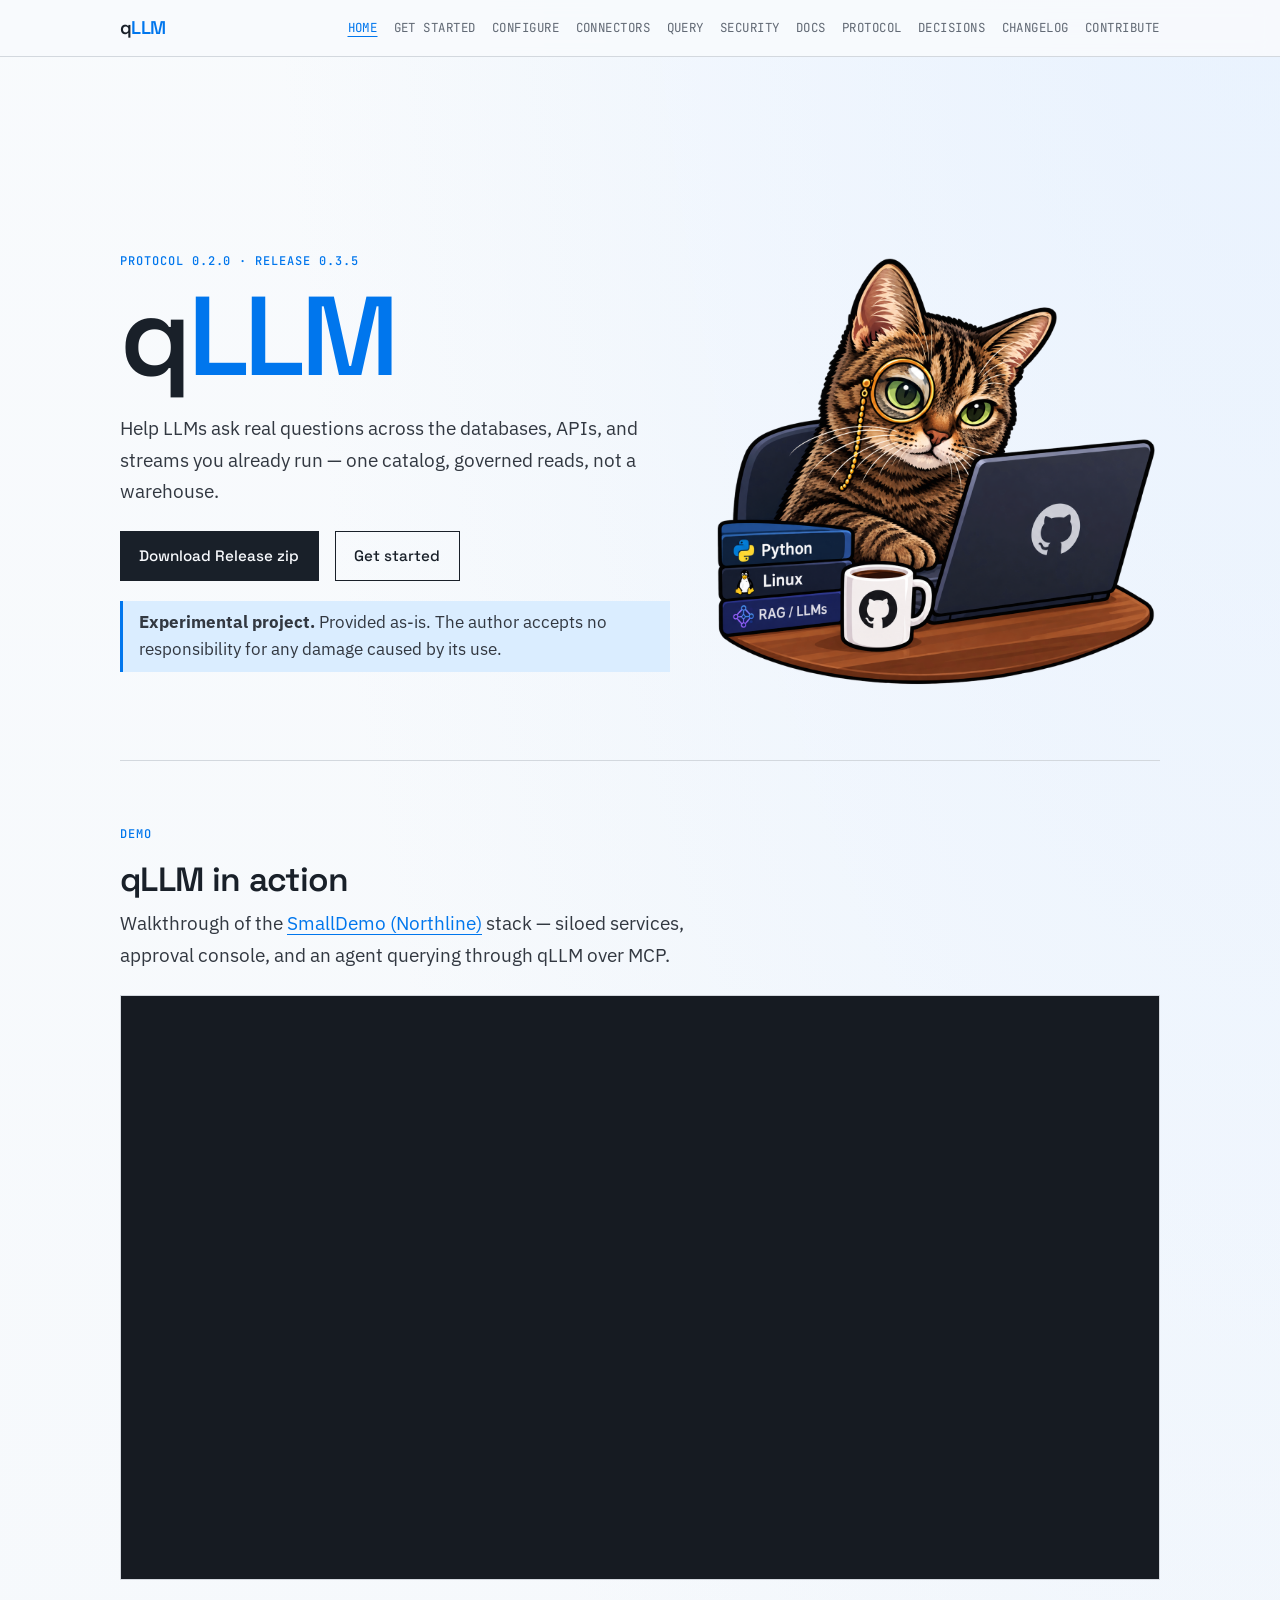
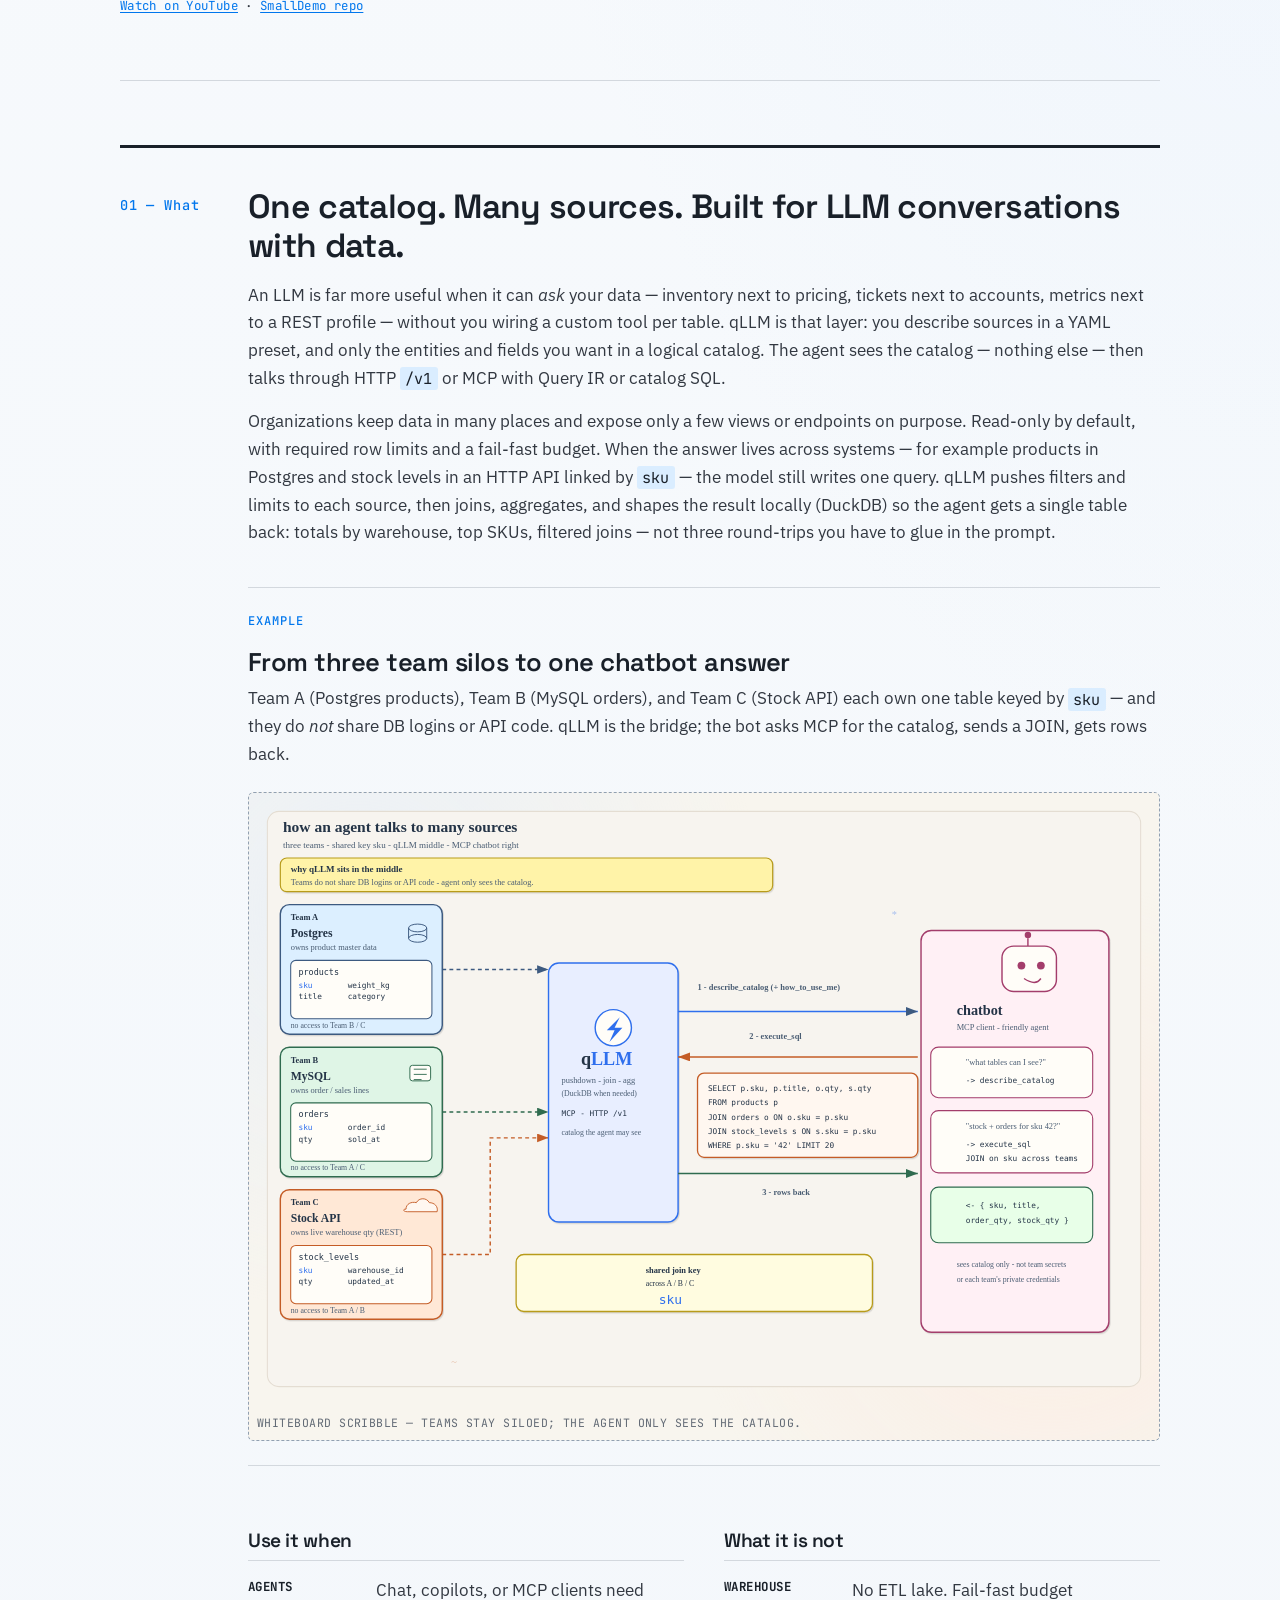
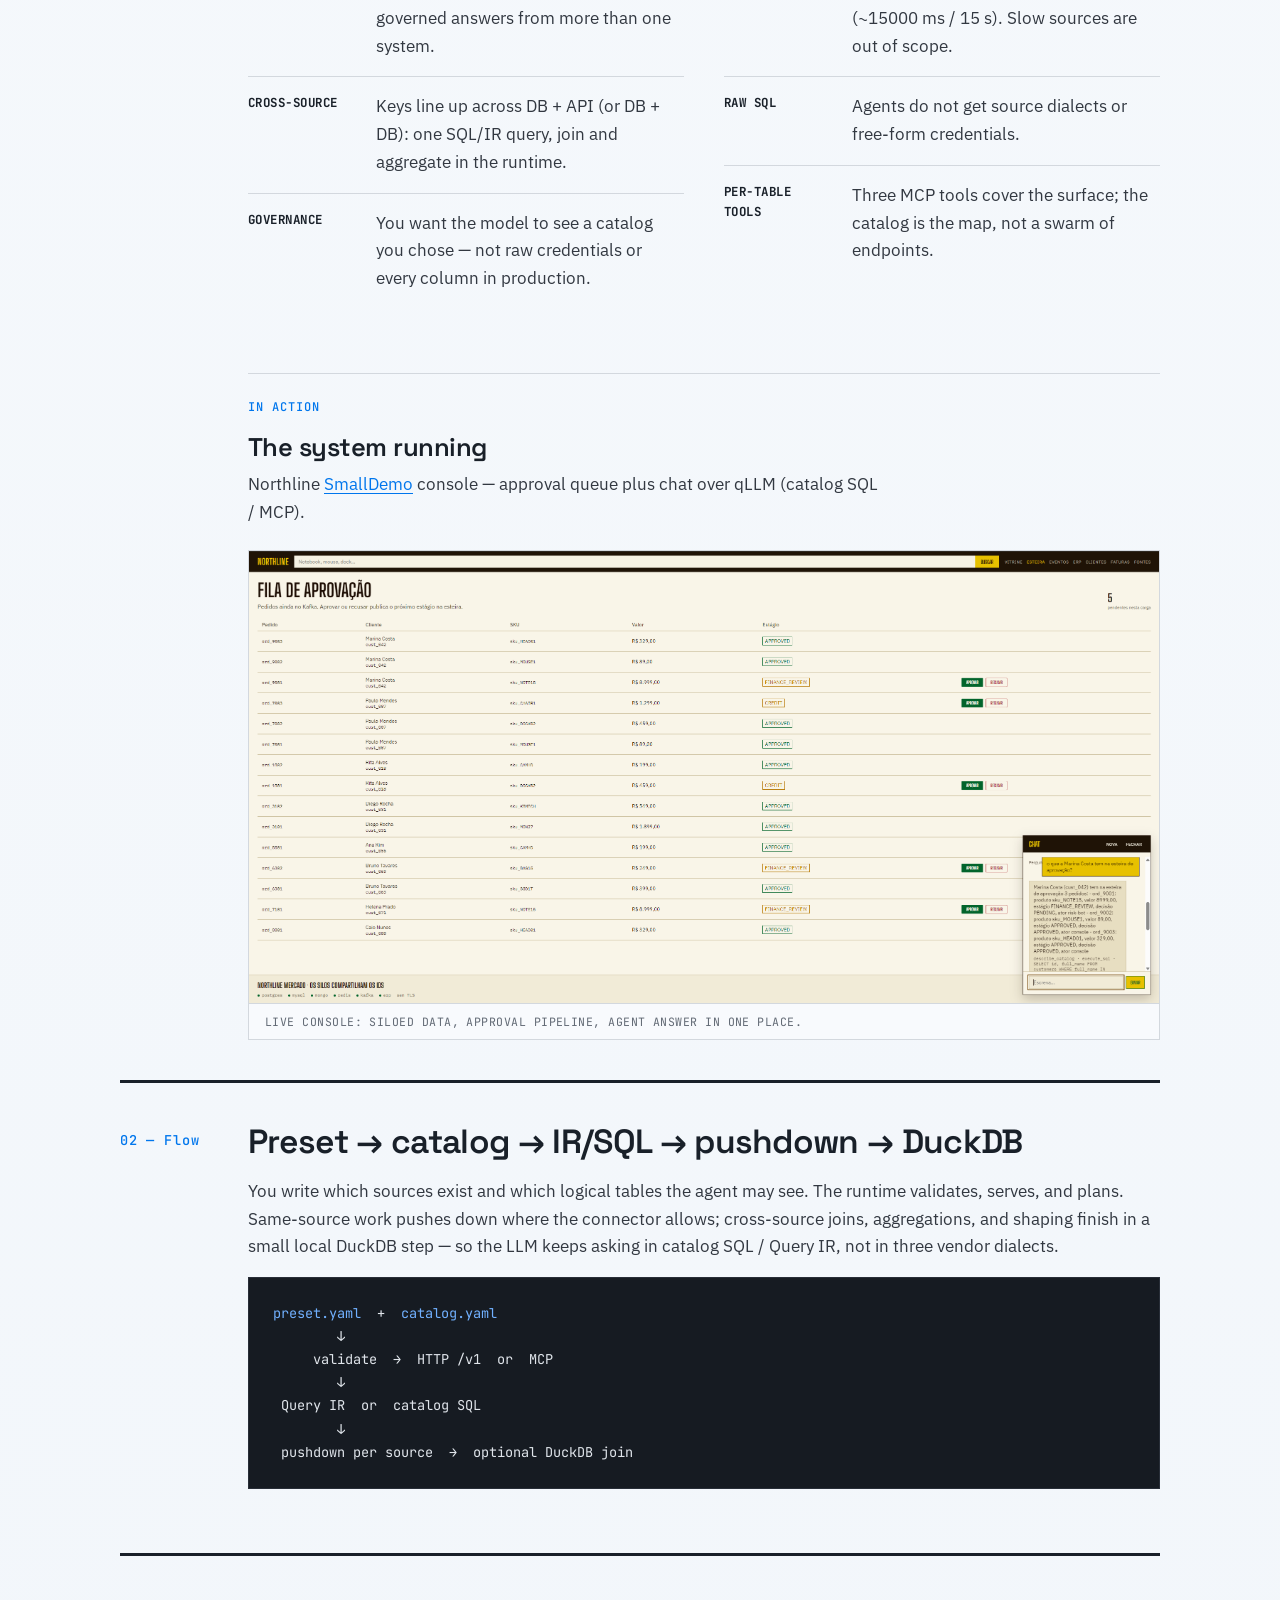
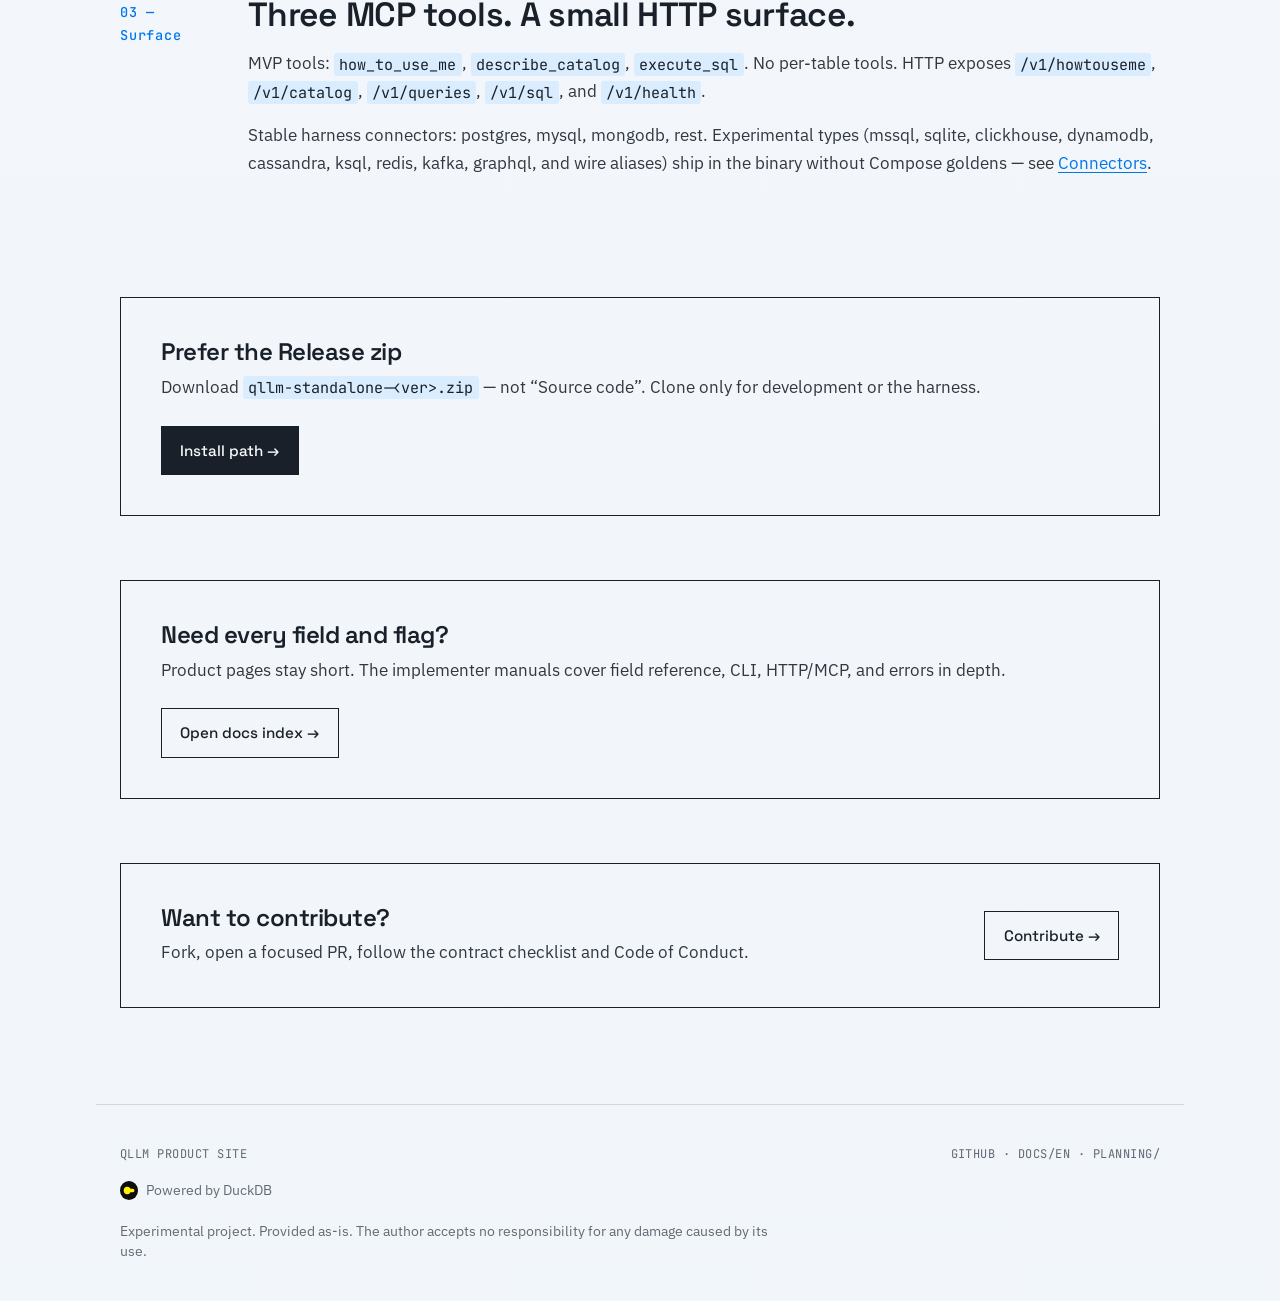
<file: site/index.html>
<!DOCTYPE html>
<html lang="en">
  <head>
    <meta charset="utf-8" />
    <meta name="viewport" content="width=device-width, initial-scale=1" />
    <!-- YouTube embeds need a Referer; avoid same-origin / no-referrer (error 153) -->
    <meta name="referrer" content="strict-origin-when-cross-origin" />
    <title>qLLM — Multi-source query runtime for agents</title>
    <meta
      name="description"
      content="qLLM helps LLMs query multiple data sources through one governed catalog: YAML preset, Query IR or catalog SQL, HTTP /v1 and MCP, with cross-source joins and aggregations."
    />
    <link rel="preconnect" href="https://fonts.googleapis.com" />
    <link rel="preconnect" href="https://fonts.gstatic.com" crossorigin />
    <link
      href="https://fonts.googleapis.com/css2?family=Comic+Neue:wght@400;700&family=IBM+Plex+Sans:wght@400;500;600&family=JetBrains+Mono:wght@400;500&family=Space+Grotesk:wght@500;600&display=swap"
      rel="stylesheet"
    />
    <link rel="icon" href="assets/StudyingCat.ico" type="image/x-icon" />
    <link rel="stylesheet" href="assets/styles.css" />
  </head>
  <body>
    <header class="site-header">
      <div class="site-header__inner">
        <a class="brand" href="index.html">q<span>LLM</span></a>
        <button class="nav-toggle" type="button" aria-expanded="false" aria-controls="site-nav">
          Menu
        </button>
                <nav id="site-nav" class="site-nav" aria-label="Primary">
          <a href="index.html" aria-current="page">Home</a>
          <a href="get-started.html">Get started</a>
          <a href="configure.html">Configure</a>
          <a href="connectors.html">Connectors</a>
          <a href="query.html">Query</a>
          <a href="security.html">Security</a>
          <a href="docs.html">Docs</a>
          <a href="protocol.html">Protocol</a>
          <a href="decisions.html">Decisions</a>
          <a href="changelog.html">Changelog</a>
          <a href="contribute.html">Contribute</a>
        </nav>
      </div>
    </header>

    <main class="wrap">
      <section class="hero">
        <div>
          <p class="mono-label">Protocol 0.2.0 · Release 0.3.5</p>
          <h1 class="hero__brand">q<em>LLM</em></h1>
          <p class="lead">
            Help LLMs ask real questions across the databases, APIs, and streams you already run —
            one catalog, governed reads, not a warehouse.
          </p>
          <div class="hero__cta">
            <a
              class="btn"
              href="https://github.com/jpandrade30/qLLM/releases"
              >Download Release zip</a
            >
            <a class="btn btn--ghost" href="get-started.html">Get started</a>
          </div>
          <p class="note" style="margin-top: 1.25rem">
            <strong>Experimental project.</strong> Provided as-is. The author accepts no
            responsibility for any damage caused by its use.
          </p>
        </div>
        <div class="hero__visual">
          <img
            src="assets/StudyingCat.png"
            width="640"
            height="640"
            alt="Illustration of a cat studying at a laptop"
          />
        </div>
      </section>

      <section class="demo-block reveal" id="demo" aria-labelledby="demo-heading">
        <div class="demo-block__head">
          <p class="mono-label">Demo</p>
          <h2 id="demo-heading">qLLM in action</h2>
          <p class="lead">
            Walkthrough of the
            <a href="https://github.com/jpandrade30/SmallDemo">SmallDemo (Northline)</a>
            stack — siloed services, approval console, and an agent querying through qLLM over MCP.
          </p>
        </div>
        <figure class="video-frame">
          <iframe
            src="https://www.youtube.com/embed/1rozeLOgUE0?rel=0"
            title="qLLM demo — SmallDemo / Northline"
            width="1280"
            height="720"
            frameborder="0"
            referrerpolicy="strict-origin-when-cross-origin"
            allow="accelerometer; autoplay; clipboard-write; encrypted-media; gyroscope; picture-in-picture; web-share"
            allowfullscreen
          ></iframe>
        </figure>
        <p class="demo-block__links">
          <a href="https://www.youtube.com/watch?v=1rozeLOgUE0" rel="noopener noreferrer"
            >Watch on YouTube</a
          >
          ·
          <a href="https://github.com/jpandrade30/SmallDemo" rel="noopener noreferrer"
            >SmallDemo repo</a
          >
        </p>
      </section>

      <section class="stage reveal" id="what">
        <div class="stage__num">01 — What</div>
        <div class="stage__body">
          <h2>One catalog. Many sources. Built for LLM conversations with data.</h2>
          <p>
            An LLM is far more useful when it can <em>ask</em> your data — inventory next to pricing,
            tickets next to accounts, metrics next to a REST profile — without you wiring a custom
            tool per table. qLLM is that layer: you describe sources in a YAML preset, and only the
            entities and fields you want in a logical catalog. The agent sees the catalog — nothing
            else — then talks through HTTP <code>/v1</code> or MCP with Query IR or catalog SQL.
          </p>
          <p>
            Organizations keep data in many places and expose only a few views or endpoints on
            purpose. Read-only by default, with required row limits and a fail-fast budget. When the
            answer lives across systems — for example products in Postgres and stock levels in an
            HTTP API linked by <code>sku</code> — the model still writes one query. qLLM pushes
            filters and limits to each source, then joins, aggregates, and shapes the result locally
            (DuckDB) so the agent gets a single table back: totals by warehouse, top SKUs, filtered
            joins — not three round-trips you have to glue in the prompt.
          </p>

          <div class="diagram-block diagram-block--in-stage reveal" id="picture" aria-labelledby="diagram-heading">
            <div class="diagram-block__head">
              <p class="mono-label">Example</p>
              <h3 id="diagram-heading">From three team silos to one chatbot answer</h3>
              <p>
                Team A (Postgres products), Team B (MySQL orders), and Team C (Stock API) each own
                one table keyed by <code>sku</code> — and they do <em>not</em> share DB logins or API
                code. qLLM is the bridge; the bot asks MCP for the catalog, sends a JOIN, gets rows
                back.
              </p>
            </div>
            <figure class="diagram-frame">
              <img
                src="assets/flow-diagram.svg"
                width="1380"
                height="920"
                alt="Hand-drawn diagram: Team A Postgres products, Team B MySQL orders, and Team C stock API share sku but not access; arrows into qLLM; chatbot uses describe_catalog, execute_sql with JOIN on sku, then receives rows."
              />
              <figcaption class="diagram-caption">
                Whiteboard scribble — teams stay siloed; the agent only sees the catalog.
              </figcaption>
            </figure>
          </div>

          <div class="two-col">
            <div>
              <h3>Use it when</h3>
              <ul class="ban">
                <li>
                  <strong>Agents</strong>
                  <span
                    >Chat, copilots, or MCP clients need governed answers from more than one system.</span
                  >
                </li>
                <li>
                  <strong>Cross-source</strong>
                  <span
                    >Keys line up across DB + API (or DB + DB): one SQL/IR query, join and aggregate
                    in the runtime.</span
                  >
                </li>
                <li>
                  <strong>Governance</strong>
                  <span
                    >You want the model to see a catalog you chose — not raw credentials or every
                    column in production.</span
                  >
                </li>
              </ul>
            </div>
            <div>
              <h3>What it is not</h3>
              <ul class="ban">
                <li>
                  <strong>Warehouse</strong>
                  <span
                    >No ETL lake. Fail-fast budget (~15000&nbsp;ms / 15&nbsp;s). Slow sources are out
                    of scope.</span
                  >
                </li>
                <li>
                  <strong>Raw SQL</strong>
                  <span>Agents do not get source dialects or free-form credentials.</span>
                </li>
                <li>
                  <strong>Per-table tools</strong>
                  <span
                    >Three MCP tools cover the surface; the catalog is the map, not a swarm of
                    endpoints.</span
                  >
                </li>
              </ul>
            </div>
          </div>

          <div class="demo-block demo-block--in-stage reveal" id="in-action" aria-labelledby="in-action-heading">
            <div class="demo-block__head">
              <p class="mono-label">In action</p>
              <h3 id="in-action-heading">The system running</h3>
              <p>
                Northline
                <a href="https://github.com/jpandrade30/SmallDemo">SmallDemo</a>
                console — approval queue plus chat over qLLM (catalog SQL / MCP).
              </p>
            </div>
            <figure class="shot-frame">
              <img
                src="assets/Uso.png"
                width="1600"
                height="900"
                alt="Northline console with approval queue and qLLM chat answering across data silos"
                loading="lazy"
                decoding="async"
              />
              <figcaption class="diagram-caption">
                Live console: siloed data, approval pipeline, agent answer in one place.
              </figcaption>
            </figure>
          </div>
        </div>
      </section>

      <section class="stage reveal" id="flow">
        <div class="stage__num">02 — Flow</div>
        <div class="stage__body">
          <h2>Preset → catalog → IR/SQL → pushdown → DuckDB</h2>
          <p>
            You write which sources exist and which logical tables the agent may see. The runtime
            validates, serves, and plans. Same-source work pushes down where the connector allows;
            cross-source joins, aggregations, and shaping finish in a small local DuckDB step — so
            the LLM keeps asking in catalog SQL / Query IR, not in three vendor dialects.
          </p>
          <pre class="flow" aria-label="qLLM execution flow"><span class="accent">preset.yaml</span>  +  <span class="accent">catalog.yaml</span>
        ↓
     validate  →  HTTP /v1  or  MCP
        ↓
 Query IR  or  catalog SQL
        ↓
 pushdown per source  →  optional DuckDB join</pre>
        </div>
      </section>

      <section class="stage reveal" id="surface">
        <div class="stage__num">03 — Surface</div>
        <div class="stage__body">
          <h2>Three MCP tools. A small HTTP surface.</h2>
          <p>
            MVP tools: <code>how_to_use_me</code>, <code>describe_catalog</code>,
            <code>execute_sql</code>. No per-table tools. HTTP exposes
            <code>/v1/howtouseme</code>, <code>/v1/catalog</code>, <code>/v1/queries</code>,
            <code>/v1/sql</code>, and <code>/v1/health</code>.
          </p>
          <p>
            Stable harness connectors: postgres, mysql, mongodb, rest. Experimental types
            (mssql, sqlite, clickhouse, dynamodb, cassandra, ksql, redis, kafka, graphql, and wire
            aliases) ship in the binary without Compose goldens — see
            <a href="connectors.html">Connectors</a>.
          </p>
        </div>
      </section>

      <div class="cta-band reveal">
        <div>
          <h2>Prefer the Release zip</h2>
          <p style="margin: 0.5rem 0 0">
            Download <code>qllm-standalone-&lt;ver&gt;.zip</code> — not “Source code”. Clone only for
            development or the harness.
          </p>
        </div>
        <a class="btn" href="get-started.html">Install path →</a>
      </div>

      <div class="cta-band reveal">
        <div>
          <h2>Need every field and flag?</h2>
          <p style="margin: 0.5rem 0 0">
            Product pages stay short. The implementer manuals cover field reference, CLI, HTTP/MCP,
            and errors in depth.
          </p>
        </div>
        <a class="btn btn--ghost" href="docs.html">Open docs index →</a>
      </div>

      <div class="cta-band reveal">
        <div>
          <h2>Want to contribute?</h2>
          <p style="margin: 0.5rem 0 0">
            Fork, open a focused PR, follow the contract checklist and Code of Conduct.
          </p>
        </div>
        <a class="btn btn--ghost" href="contribute.html">Contribute →</a>
      </div>
    </main>

    <footer class="site-footer">
      <div class="site-footer__row">
<span>qLLM product site</span>
      <span>
        <a href="https://github.com/jpandrade30/qLLM">GitHub</a>
        ·
        <a href="https://github.com/jpandrade30/qLLM/tree/main/docs/en">docs/en</a>
        ·
        <a href="https://github.com/jpandrade30/qLLM/tree/main/planning">planning/</a>
      </span>
      </div>
      <p class="site-footer__powered">
        <a class="powered-by-duckdb" href="https://duckdb.org/" rel="noopener noreferrer">
          <img src="assets/duckdb.svg" width="20" height="20" alt="" />
          Powered by DuckDB
        </a>
      </p>
      <p class="site-footer__disclaimer">
        Experimental project. Provided as-is. The author accepts no responsibility for any damage
        caused by its use.
      </p>
    </footer>
    <script src="assets/site.js"></script>
  </body>
</html>
</file>
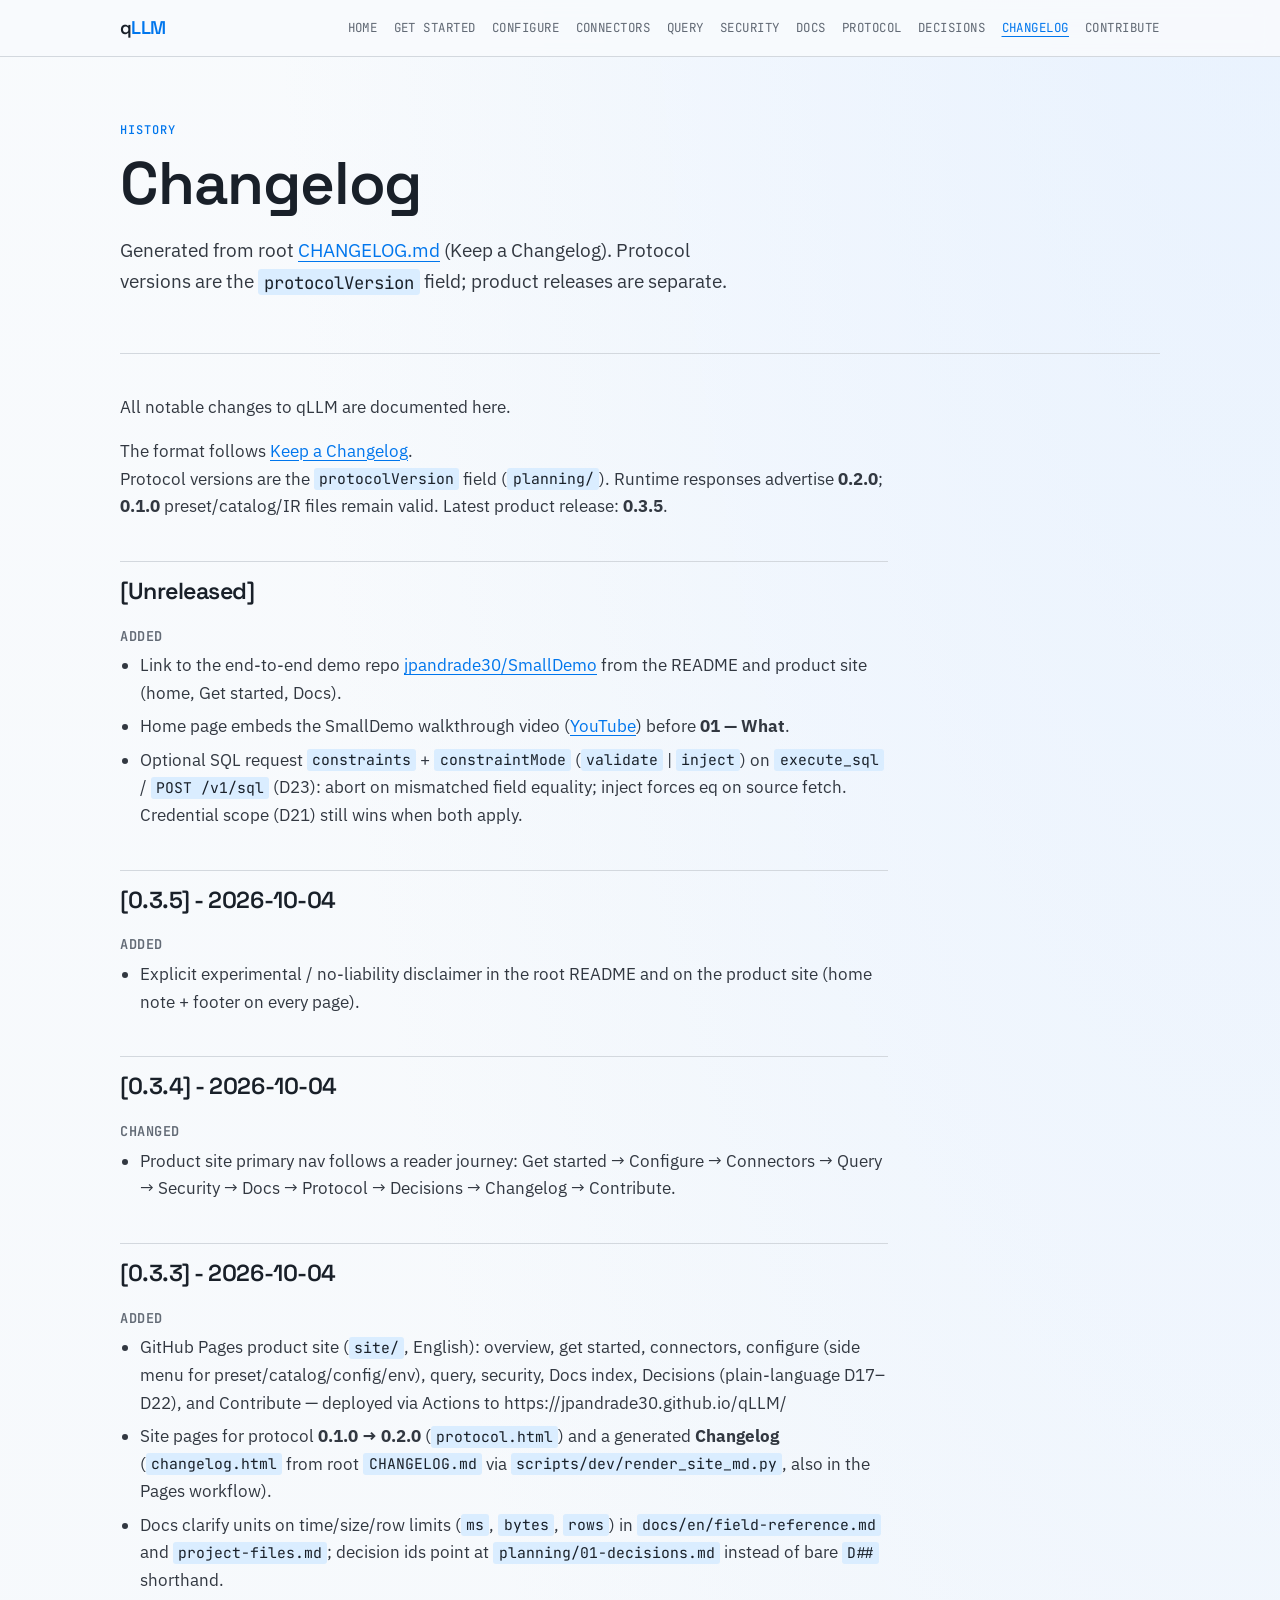
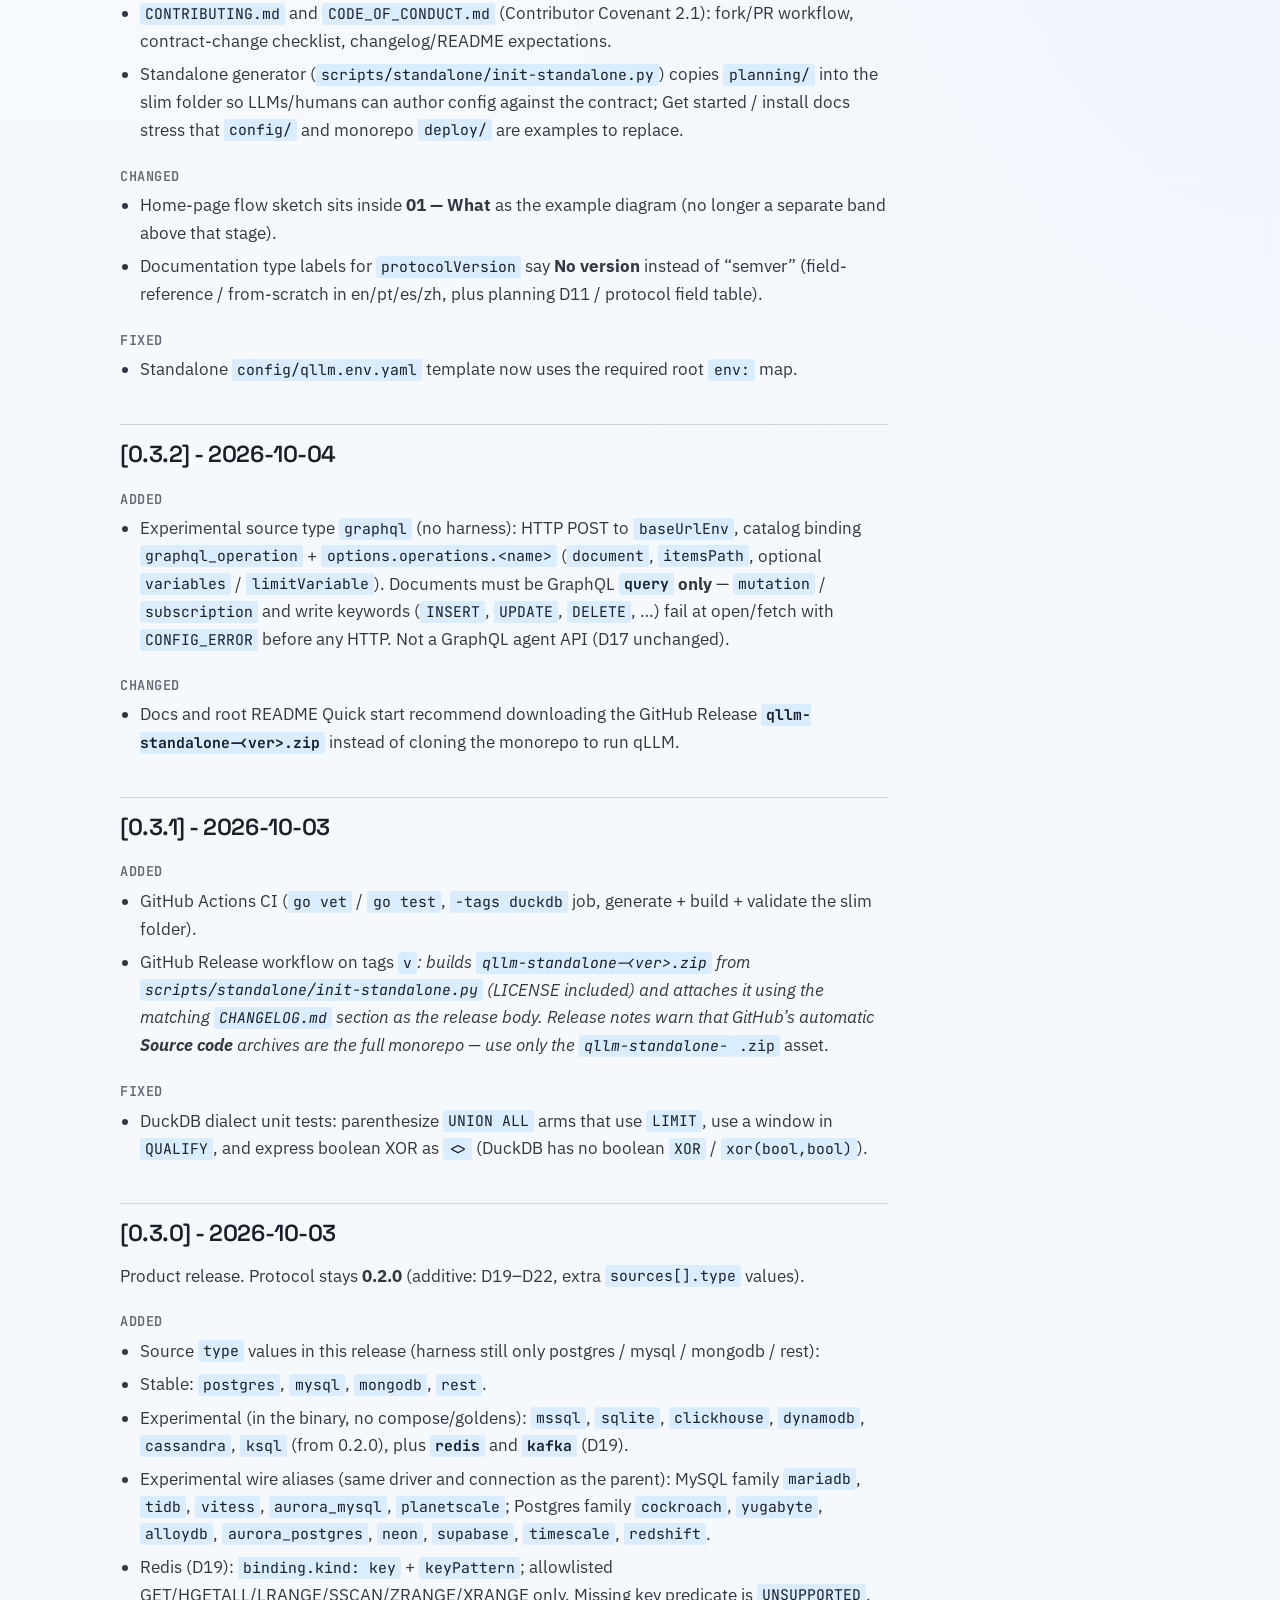
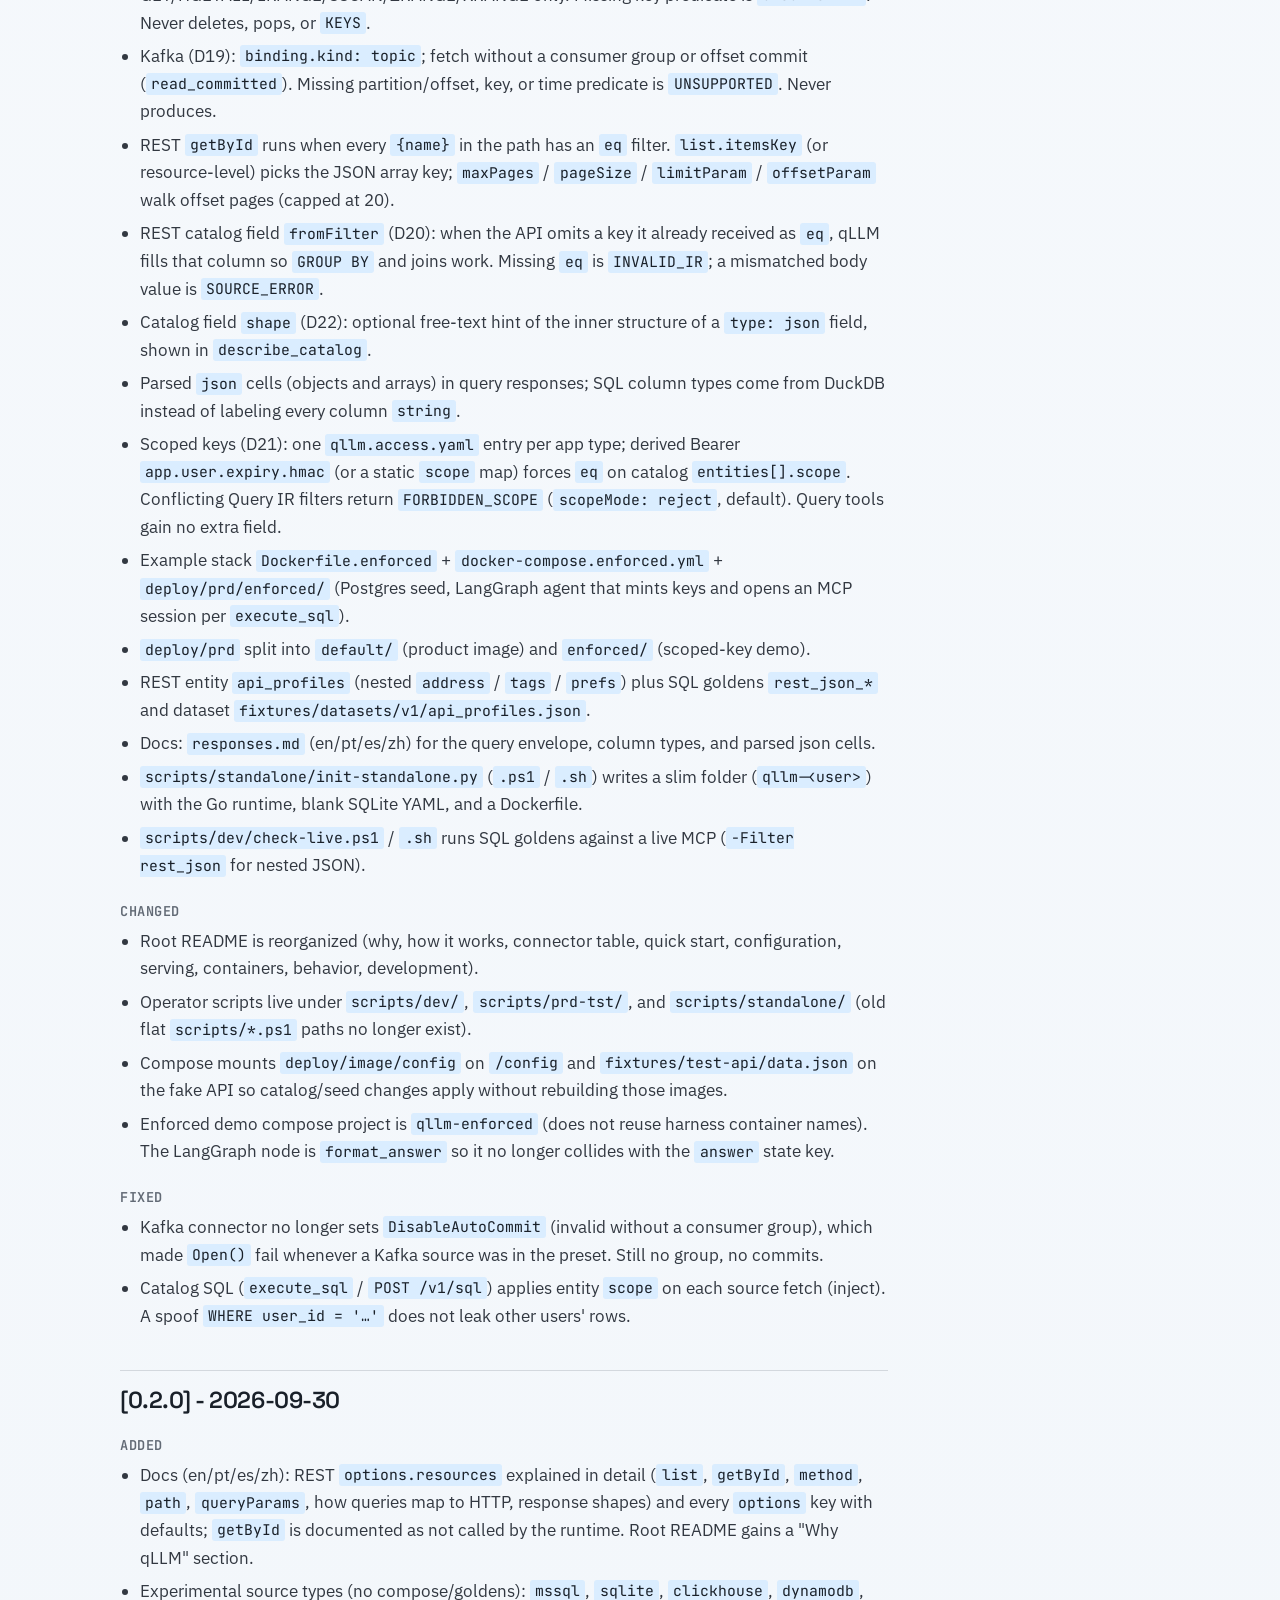
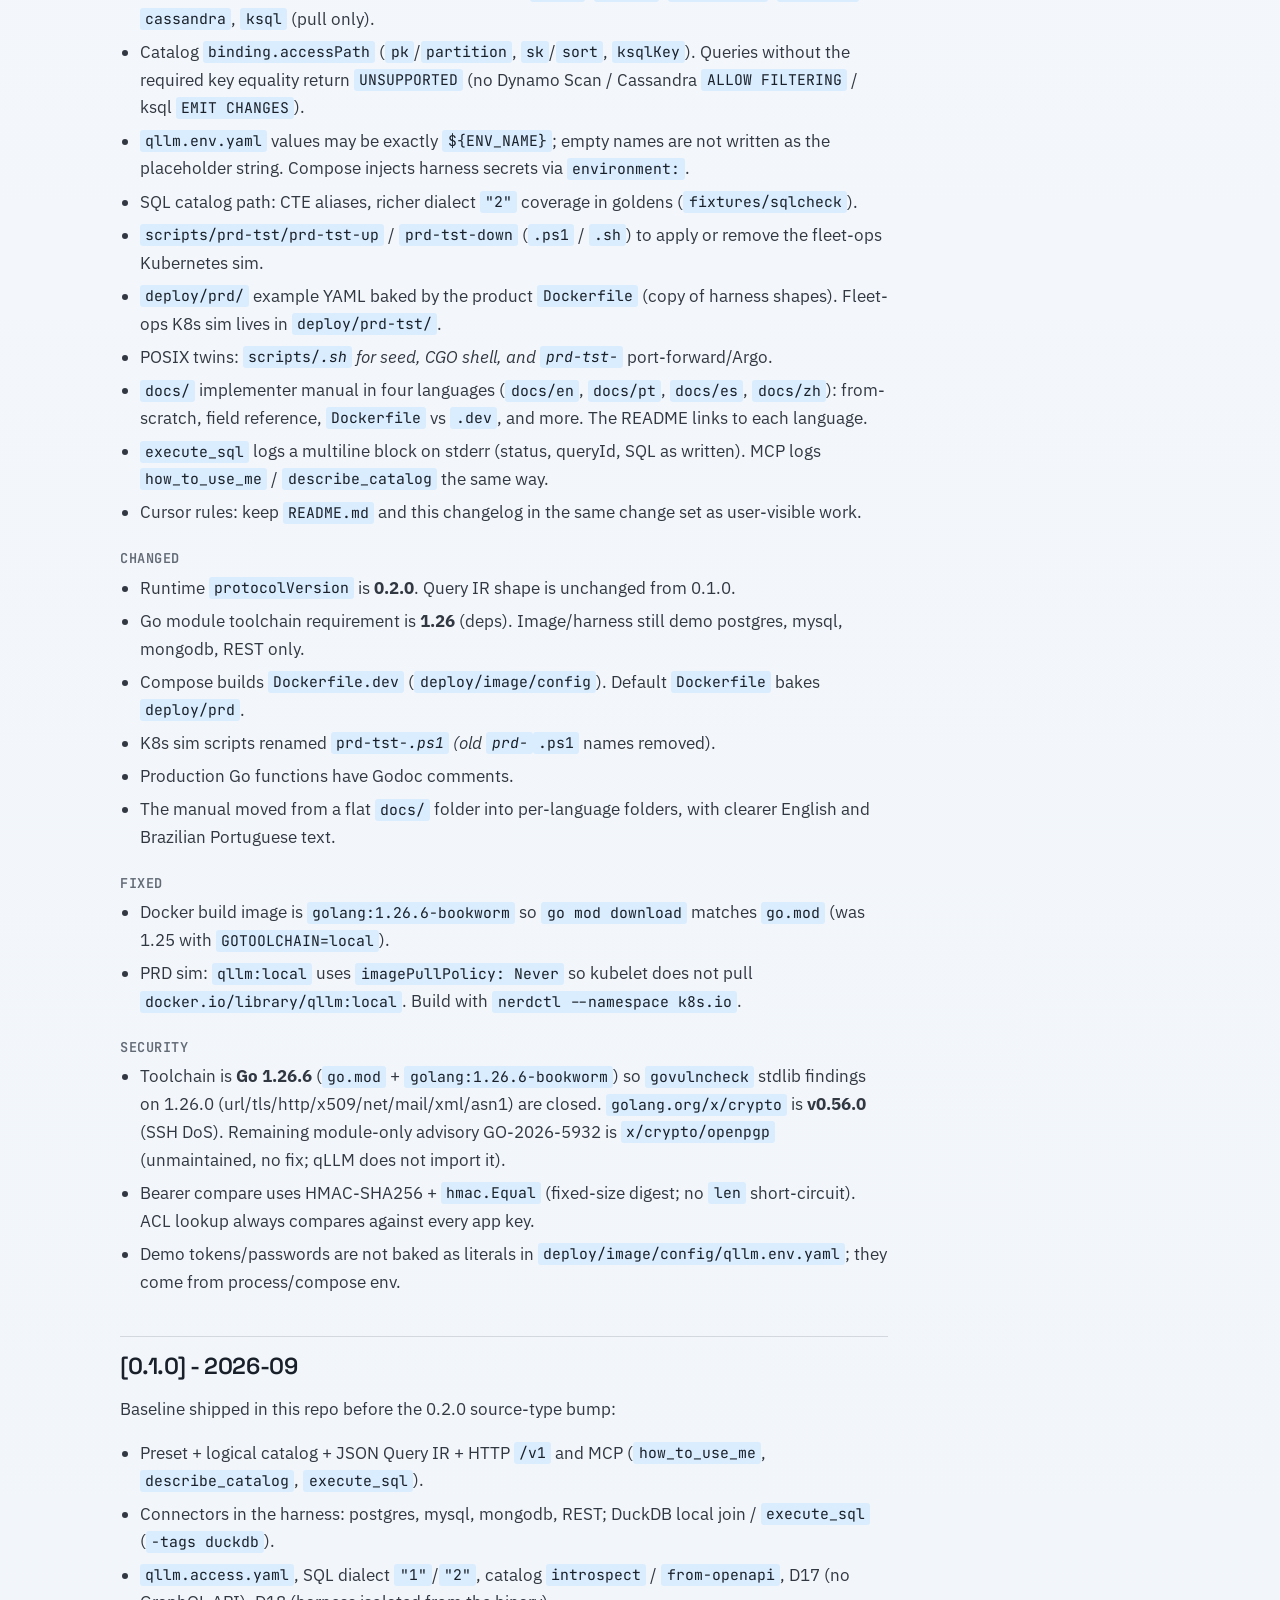
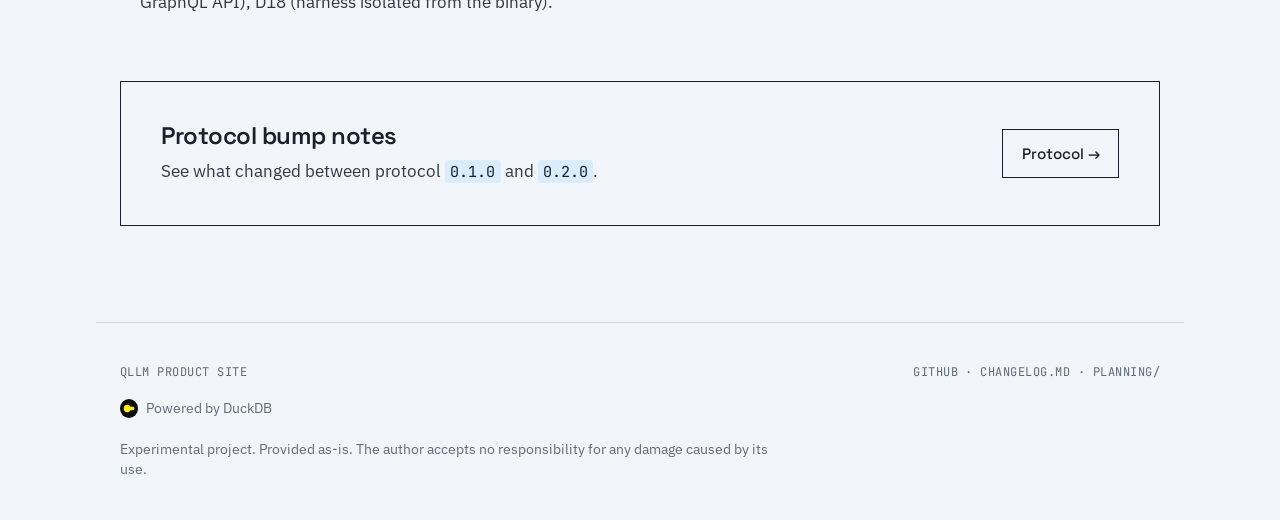
<file: site/changelog.html>
<!DOCTYPE html>
<html lang="en">
  <head>
    <meta charset="utf-8" />
    <meta name="viewport" content="width=device-width, initial-scale=1" />
    <title>Changelog — qLLM</title>
    <meta name="description" content="qLLM changelog: protocol and product releases, Keep a Changelog format." />
    <link rel="preconnect" href="https://fonts.googleapis.com" />
    <link rel="preconnect" href="https://fonts.gstatic.com" crossorigin />
    <link
      href="https://fonts.googleapis.com/css2?family=IBM+Plex+Sans:wght@400;500;600&family=JetBrains+Mono:wght@400;500&family=Space+Grotesk:wght@500;600&display=swap"
      rel="stylesheet"
    />
    <link rel="icon" href="assets/StudyingCat.ico" type="image/x-icon" />
    <link rel="stylesheet" href="assets/styles.css" />
  </head>
  <body>
    <header class="site-header">
      <div class="site-header__inner">
        <a class="brand" href="index.html">q<span>LLM</span></a>
        <button class="nav-toggle" type="button" aria-expanded="false" aria-controls="site-nav">
          Menu
        </button>
        <nav id="site-nav" class="site-nav" aria-label="Primary">
          <a href="index.html">Home</a>
          <a href="get-started.html">Get started</a>
          <a href="configure.html">Configure</a>
          <a href="connectors.html">Connectors</a>
          <a href="query.html">Query</a>
          <a href="security.html">Security</a>
          <a href="docs.html">Docs</a>
          <a href="protocol.html">Protocol</a>
          <a href="decisions.html">Decisions</a>
          <a href="changelog.html" aria-current="page">Changelog</a>
          <a href="contribute.html">Contribute</a>
        </nav>
      </div>
    </header>

    <main class="wrap">
      <header class="page-head">
        <span class="mono-label">History</span>
        <h1>Changelog</h1>
        <p class="lead">Generated from root <a href="https://github.com/jpandrade30/qLLM/blob/main/CHANGELOG.md">CHANGELOG.md</a> (Keep a Changelog). Protocol versions are the <code>protocolVersion</code> field; product releases are separate.</p>
      </header>

      <section class="md-body reveal">
<p>
All notable changes to qLLM are documented here.
</p>
<p>
The format follows <a href="https://keepachangelog.com/en/1.1.0/">Keep a Changelog</a>.
<br />
Protocol versions are the <code>protocolVersion</code> field (<code>planning/</code>). Runtime responses advertise <strong>0.2.0</strong>; <strong>0.1.0</strong> preset/catalog/IR files remain valid. Latest product release: <strong>0.3.5</strong>.
</p>
<h2 id="unreleased">[Unreleased]</h2>
<h3 id="added">Added</h3>
<ul>
<li>Link to the end-to-end demo repo <a href="https://github.com/jpandrade30/SmallDemo">jpandrade30/SmallDemo</a> from the README and product site (home, Get started, Docs).</li>
<li>Home page embeds the SmallDemo walkthrough video (<a href="https://www.youtube.com/watch?v=1rozeLOgUE0">YouTube</a>) before <strong>01 — What</strong>.</li>
<li>Optional SQL request <code>constraints</code> + <code>constraintMode</code> (<code>validate</code> | <code>inject</code>) on <code>execute_sql</code> / <code>POST /v1/sql</code> (D23): abort on mismatched field equality; inject forces eq on source fetch. Credential scope (D21) still wins when both apply.</li>
</ul>
<h2 id="0-3-5-2026-10-04">[0.3.5] - 2026-10-04</h2>
<h3 id="added">Added</h3>
<ul>
<li>Explicit experimental / no-liability disclaimer in the root README and on the product site (home note + footer on every page).</li>
</ul>
<h2 id="0-3-4-2026-10-04">[0.3.4] - 2026-10-04</h2>
<h3 id="changed">Changed</h3>
<ul>
<li>Product site primary nav follows a reader journey: Get started → Configure → Connectors → Query → Security → Docs → Protocol → Decisions → Changelog → Contribute.</li>
</ul>
<h2 id="0-3-3-2026-10-04">[0.3.3] - 2026-10-04</h2>
<h3 id="added">Added</h3>
<ul>
<li>GitHub Pages product site (<code>site/</code>, English): overview, get started, connectors, configure (side menu for preset/catalog/config/env), query, security, Docs index, Decisions (plain-language D17–D22), and Contribute — deployed via Actions to https://jpandrade30.github.io/qLLM/</li>
<li>Site pages for protocol <strong>0.1.0 → 0.2.0</strong> (<code>protocol.html</code>) and a generated <strong>Changelog</strong> (<code>changelog.html</code> from root <code>CHANGELOG.md</code> via <code>scripts/dev/render_site_md.py</code>, also in the Pages workflow).</li>
<li>Docs clarify units on time/size/row limits (<code>ms</code>, <code>bytes</code>, <code>rows</code>) in <code>docs/en/field-reference.md</code> and <code>project-files.md</code>; decision ids point at <code>planning/01-decisions.md</code> instead of bare <code>D##</code> shorthand.</li>
<li><code>CONTRIBUTING.md</code> and <code>CODE_OF_CONDUCT.md</code> (Contributor Covenant 2.1): fork/PR workflow, contract-change checklist, changelog/README expectations.</li>
<li>Standalone generator (<code>scripts/standalone/init-standalone.py</code>) copies <code>planning/</code> into the slim folder so LLMs/humans can author config against the contract; Get started / install docs stress that <code>config/</code> and monorepo <code>deploy/</code> are examples to replace.</li>
</ul>
<h3 id="changed">Changed</h3>
<ul>
<li>Home-page flow sketch sits inside <strong>01 — What</strong> as the example diagram (no longer a separate band above that stage).</li>
<li>Documentation type labels for <code>protocolVersion</code> say <strong>No version</strong> instead of “semver” (field-reference / from-scratch in en/pt/es/zh, plus planning D11 / protocol field table).</li>
</ul>
<h3 id="fixed">Fixed</h3>
<ul>
<li>Standalone <code>config/qllm.env.yaml</code> template now uses the required root <code>env:</code> map.</li>
</ul>
<h2 id="0-3-2-2026-10-04">[0.3.2] - 2026-10-04</h2>
<h3 id="added">Added</h3>
<ul>
<li>Experimental source type <code>graphql</code> (no harness): HTTP POST to <code>baseUrlEnv</code>, catalog binding <code>graphql_operation</code> + <code>options.operations.&lt;name&gt;</code> (<code>document</code>, <code>itemsPath</code>, optional <code>variables</code> / <code>limitVariable</code>). Documents must be GraphQL <strong><code>query</code> only</strong> — <code>mutation</code> / <code>subscription</code> and write keywords (<code>INSERT</code>, <code>UPDATE</code>, <code>DELETE</code>, …) fail at open/fetch with <code>CONFIG_ERROR</code> before any HTTP. Not a GraphQL agent API (D17 unchanged).</li>
</ul>
<h3 id="changed">Changed</h3>
<ul>
<li>Docs and root README Quick start recommend downloading the GitHub Release <strong><code>qllm-standalone-&lt;ver&gt;.zip</code></strong> instead of cloning the monorepo to run qLLM.</li>
</ul>
<h2 id="0-3-1-2026-10-03">[0.3.1] - 2026-10-03</h2>
<h3 id="added">Added</h3>
<ul>
<li>GitHub Actions CI (<code>go vet</code> / <code>go test</code>, <code>-tags duckdb</code> job, generate + build + validate the slim folder).</li>
<li>GitHub Release workflow on tags <code>v<em></code>: builds <code>qllm-standalone-&lt;ver&gt;.zip</code> from <code>scripts/standalone/init-standalone.py</code> (LICENSE included) and attaches it using the matching <code>CHANGELOG.md</code> section as the release body. Release notes warn that GitHub’s automatic <strong>Source code</strong> archives are the full monorepo — use only the <code>qllm-standalone-</em>.zip</code> asset.</li>
</ul>
<h3 id="fixed">Fixed</h3>
<ul>
<li>DuckDB dialect unit tests: parenthesize <code>UNION ALL</code> arms that use <code>LIMIT</code>, use a window in <code>QUALIFY</code>, and express boolean XOR as <code>&lt;&gt;</code> (DuckDB has no boolean <code>XOR</code> / <code>xor(bool,bool)</code>).</li>
</ul>
<h2 id="0-3-0-2026-10-03">[0.3.0] - 2026-10-03</h2>
<p>
Product release. Protocol stays <strong>0.2.0</strong> (additive: D19–D22, extra <code>sources[].type</code> values).
</p>
<h3 id="added">Added</h3>
<ul>
<li>Source <code>type</code> values in this release (harness still only postgres / mysql / mongodb / rest):</li>
<li>Stable: <code>postgres</code>, <code>mysql</code>, <code>mongodb</code>, <code>rest</code>.</li>
<li>Experimental (in the binary, no compose/goldens): <code>mssql</code>, <code>sqlite</code>, <code>clickhouse</code>, <code>dynamodb</code>, <code>cassandra</code>, <code>ksql</code> (from 0.2.0), plus <strong><code>redis</code></strong> and <strong><code>kafka</code></strong> (D19).</li>
<li>Experimental wire aliases (same driver and connection as the parent): MySQL family <code>mariadb</code>, <code>tidb</code>, <code>vitess</code>, <code>aurora_mysql</code>, <code>planetscale</code>; Postgres family <code>cockroach</code>, <code>yugabyte</code>, <code>alloydb</code>, <code>aurora_postgres</code>, <code>neon</code>, <code>supabase</code>, <code>timescale</code>, <code>redshift</code>.</li>
<li>Redis (D19): <code>binding.kind: key</code> + <code>keyPattern</code>; allowlisted GET/HGETALL/LRANGE/SSCAN/ZRANGE/XRANGE only. Missing key predicate is <code>UNSUPPORTED</code>. Never deletes, pops, or <code>KEYS</code>.</li>
<li>Kafka (D19): <code>binding.kind: topic</code>; fetch without a consumer group or offset commit (<code>read_committed</code>). Missing partition/offset, key, or time predicate is <code>UNSUPPORTED</code>. Never produces.</li>
<li>REST <code>getById</code> runs when every <code>{name}</code> in the path has an <code>eq</code> filter. <code>list.itemsKey</code> (or resource-level) picks the JSON array key; <code>maxPages</code> / <code>pageSize</code> / <code>limitParam</code> / <code>offsetParam</code> walk offset pages (capped at 20).</li>
<li>REST catalog field <code>fromFilter</code> (D20): when the API omits a key it already received as <code>eq</code>, qLLM fills that column so <code>GROUP BY</code> and joins work. Missing <code>eq</code> is <code>INVALID_IR</code>; a mismatched body value is <code>SOURCE_ERROR</code>.</li>
<li>Catalog field <code>shape</code> (D22): optional free-text hint of the inner structure of a <code>type: json</code> field, shown in <code>describe_catalog</code>.</li>
<li>Parsed <code>json</code> cells (objects and arrays) in query responses; SQL column types come from DuckDB instead of labeling every column <code>string</code>.</li>
<li>Scoped keys (D21): one <code>qllm.access.yaml</code> entry per app type; derived Bearer <code>app.user.expiry.hmac</code> (or a static <code>scope</code> map) forces <code>eq</code> on catalog <code>entities[].scope</code>. Conflicting Query IR filters return <code>FORBIDDEN_SCOPE</code> (<code>scopeMode: reject</code>, default). Query tools gain no extra field.</li>
<li>Example stack <code>Dockerfile.enforced</code> + <code>docker-compose.enforced.yml</code> + <code>deploy/prd/enforced/</code> (Postgres seed, LangGraph agent that mints keys and opens an MCP session per <code>execute_sql</code>).</li>
<li><code>deploy/prd</code> split into <code>default/</code> (product image) and <code>enforced/</code> (scoped-key demo).</li>
<li>REST entity <code>api_profiles</code> (nested <code>address</code> / <code>tags</code> / <code>prefs</code>) plus SQL goldens <code>rest_json_*</code> and dataset <code>fixtures/datasets/v1/api_profiles.json</code>.</li>
<li>Docs: <code>responses.md</code> (en/pt/es/zh) for the query envelope, column types, and parsed json cells.</li>
<li><code>scripts/standalone/init-standalone.py</code> (<code>.ps1</code> / <code>.sh</code>) writes a slim folder (<code>qllm-&lt;user&gt;</code>) with the Go runtime, blank SQLite YAML, and a Dockerfile.</li>
<li><code>scripts/dev/check-live.ps1</code> / <code>.sh</code> runs SQL goldens against a live MCP (<code>-Filter rest_json</code> for nested JSON).</li>
</ul>
<h3 id="changed">Changed</h3>
<ul>
<li>Root README is reorganized (why, how it works, connector table, quick start, configuration, serving, containers, behavior, development).</li>
<li>Operator scripts live under <code>scripts/dev/</code>, <code>scripts/prd-tst/</code>, and <code>scripts/standalone/</code> (old flat <code>scripts/*.ps1</code> paths no longer exist).</li>
<li>Compose mounts <code>deploy/image/config</code> on <code>/config</code> and <code>fixtures/test-api/data.json</code> on the fake API so catalog/seed changes apply without rebuilding those images.</li>
<li>Enforced demo compose project is <code>qllm-enforced</code> (does not reuse harness container names). The LangGraph node is <code>format_answer</code> so it no longer collides with the <code>answer</code> state key.</li>
</ul>
<h3 id="fixed">Fixed</h3>
<ul>
<li>Kafka connector no longer sets <code>DisableAutoCommit</code> (invalid without a consumer group), which made <code>Open()</code> fail whenever a Kafka source was in the preset. Still no group, no commits.</li>
<li>Catalog SQL (<code>execute_sql</code> / <code>POST /v1/sql</code>) applies entity <code>scope</code> on each source fetch (inject). A spoof <code>WHERE user_id = &#x27;…&#x27;</code> does not leak other users&#x27; rows.</li>
</ul>
<h2 id="0-2-0-2026-09-30">[0.2.0] - 2026-09-30</h2>
<h3 id="added">Added</h3>
<ul>
<li>Docs (en/pt/es/zh): REST <code>options.resources</code> explained in detail (<code>list</code>, <code>getById</code>, <code>method</code>, <code>path</code>, <code>queryParams</code>, how queries map to HTTP, response shapes) and every <code>options</code> key with defaults; <code>getById</code> is documented as not called by the runtime. Root README gains a &quot;Why qLLM&quot; section.</li>
<li>Experimental source types (no compose/goldens): <code>mssql</code>, <code>sqlite</code>, <code>clickhouse</code>, <code>dynamodb</code>, <code>cassandra</code>, <code>ksql</code> (pull only).</li>
<li>Catalog <code>binding.accessPath</code> (<code>pk</code>/<code>partition</code>, <code>sk</code>/<code>sort</code>, <code>ksqlKey</code>). Queries without the required key equality return <code>UNSUPPORTED</code> (no Dynamo Scan / Cassandra <code>ALLOW FILTERING</code> / ksql <code>EMIT CHANGES</code>).</li>
<li><code>qllm.env.yaml</code> values may be exactly <code>${ENV_NAME}</code>; empty names are not written as the placeholder string. Compose injects harness secrets via <code>environment:</code>.</li>
<li>SQL catalog path: CTE aliases, richer dialect <code>&quot;2&quot;</code> coverage in goldens (<code>fixtures/sqlcheck</code>).</li>
<li><code>scripts/prd-tst/prd-tst-up</code> / <code>prd-tst-down</code> (<code>.ps1</code> / <code>.sh</code>) to apply or remove the fleet-ops Kubernetes sim.</li>
<li><code>deploy/prd/</code> example YAML baked by the product <code>Dockerfile</code> (copy of harness shapes). Fleet-ops K8s sim lives in <code>deploy/prd-tst/</code>.</li>
<li>POSIX twins: <code>scripts/<em>.sh</code> for seed, CGO shell, and <code>prd-tst-</em></code> port-forward/Argo.</li>
<li><code>docs/</code> implementer manual in four languages (<code>docs/en</code>, <code>docs/pt</code>, <code>docs/es</code>, <code>docs/zh</code>): from-scratch, field reference, <code>Dockerfile</code> vs <code>.dev</code>, and more. The README links to each language.</li>
<li><code>execute_sql</code> logs a multiline block on stderr (status, queryId, SQL as written). MCP logs <code>how_to_use_me</code> / <code>describe_catalog</code> the same way.</li>
<li>Cursor rules: keep <code>README.md</code> and this changelog in the same change set as user-visible work.</li>
</ul>
<h3 id="changed">Changed</h3>
<ul>
<li>Runtime <code>protocolVersion</code> is <strong>0.2.0</strong>. Query IR shape is unchanged from 0.1.0.</li>
<li>Go module toolchain requirement is <strong>1.26</strong> (deps). Image/harness still demo postgres, mysql, mongodb, REST only.</li>
<li>Compose builds <code>Dockerfile.dev</code> (<code>deploy/image/config</code>). Default <code>Dockerfile</code> bakes <code>deploy/prd</code>.</li>
<li>K8s sim scripts renamed <code>prd-tst-<em>.ps1</code> (old <code>prd-</em>.ps1</code> names removed).</li>
<li>Production Go functions have Godoc comments.</li>
<li>The manual moved from a flat <code>docs/</code> folder into per-language folders, with clearer English and Brazilian Portuguese text.</li>
</ul>
<h3 id="fixed">Fixed</h3>
<ul>
<li>Docker build image is <code>golang:1.26.6-bookworm</code> so <code>go mod download</code> matches <code>go.mod</code> (was 1.25 with <code>GOTOOLCHAIN=local</code>).</li>
<li>PRD sim: <code>qllm:local</code> uses <code>imagePullPolicy: Never</code> so kubelet does not pull <code>docker.io/library/qllm:local</code>. Build with <code>nerdctl --namespace k8s.io</code>.</li>
</ul>
<h3 id="security">Security</h3>
<ul>
<li>Toolchain is <strong>Go 1.26.6</strong> (<code>go.mod</code> + <code>golang:1.26.6-bookworm</code>) so <code>govulncheck</code> stdlib findings on 1.26.0 (url/tls/http/x509/net/mail/xml/asn1) are closed. <code>golang.org/x/crypto</code> is <strong>v0.56.0</strong> (SSH DoS). Remaining module-only advisory GO-2026-5932 is <code>x/crypto/openpgp</code> (unmaintained, no fix; qLLM does not import it).</li>
<li>Bearer compare uses HMAC-SHA256 + <code>hmac.Equal</code> (fixed-size digest; no <code>len</code> short-circuit). ACL lookup always compares against every app key.</li>
<li>Demo tokens/passwords are not baked as literals in <code>deploy/image/config/qllm.env.yaml</code>; they come from process/compose env.</li>
</ul>
<h2 id="0-1-0-2026-09">[0.1.0] - 2026-09</h2>
<p>
Baseline shipped in this repo before the 0.2.0 source-type bump:
</p>
<ul>
<li>Preset + logical catalog + JSON Query IR + HTTP <code>/v1</code> and MCP (<code>how_to_use_me</code>, <code>describe_catalog</code>, <code>execute_sql</code>).</li>
<li>Connectors in the harness: postgres, mysql, mongodb, REST; DuckDB local join / <code>execute_sql</code> (<code>-tags duckdb</code>).</li>
<li><code>qllm.access.yaml</code>, SQL dialect <code>&quot;1&quot;</code>/<code>&quot;2&quot;</code>, catalog <code>introspect</code> / <code>from-openapi</code>, D17 (no GraphQL API), D18 (harness isolated from the binary).</li>
</ul>
      </section>

      <div class="cta-band reveal">
        <div>
          <h2>Protocol bump notes</h2>
          <p style="margin: 0.5rem 0 0">
            See what changed between protocol <code>0.1.0</code> and <code>0.2.0</code>.
          </p>
        </div>
        <a class="btn btn--ghost" href="protocol.html">Protocol →</a>
      </div>
    </main>

    <footer class="site-footer">
      <div class="site-footer__row">
        <span>qLLM product site</span>
        <span>
          <a href="https://github.com/jpandrade30/qLLM">GitHub</a>
          ·
          <a href="https://github.com/jpandrade30/qLLM/blob/main/CHANGELOG.md">CHANGELOG.md</a>
          ·
          <a href="https://github.com/jpandrade30/qLLM/tree/main/planning">planning/</a>
        </span>
      </div>
      <p class="site-footer__powered">
        <a class="powered-by-duckdb" href="https://duckdb.org/" rel="noopener noreferrer">
          <img src="assets/duckdb.svg" width="20" height="20" alt="" />
          Powered by DuckDB
        </a>
      </p>
      <p class="site-footer__disclaimer">
        Experimental project. Provided as-is. The author accepts no responsibility for any damage
        caused by its use.
      </p>
    </footer>
    <script src="assets/site.js"></script>
  </body>
</html>
</file>
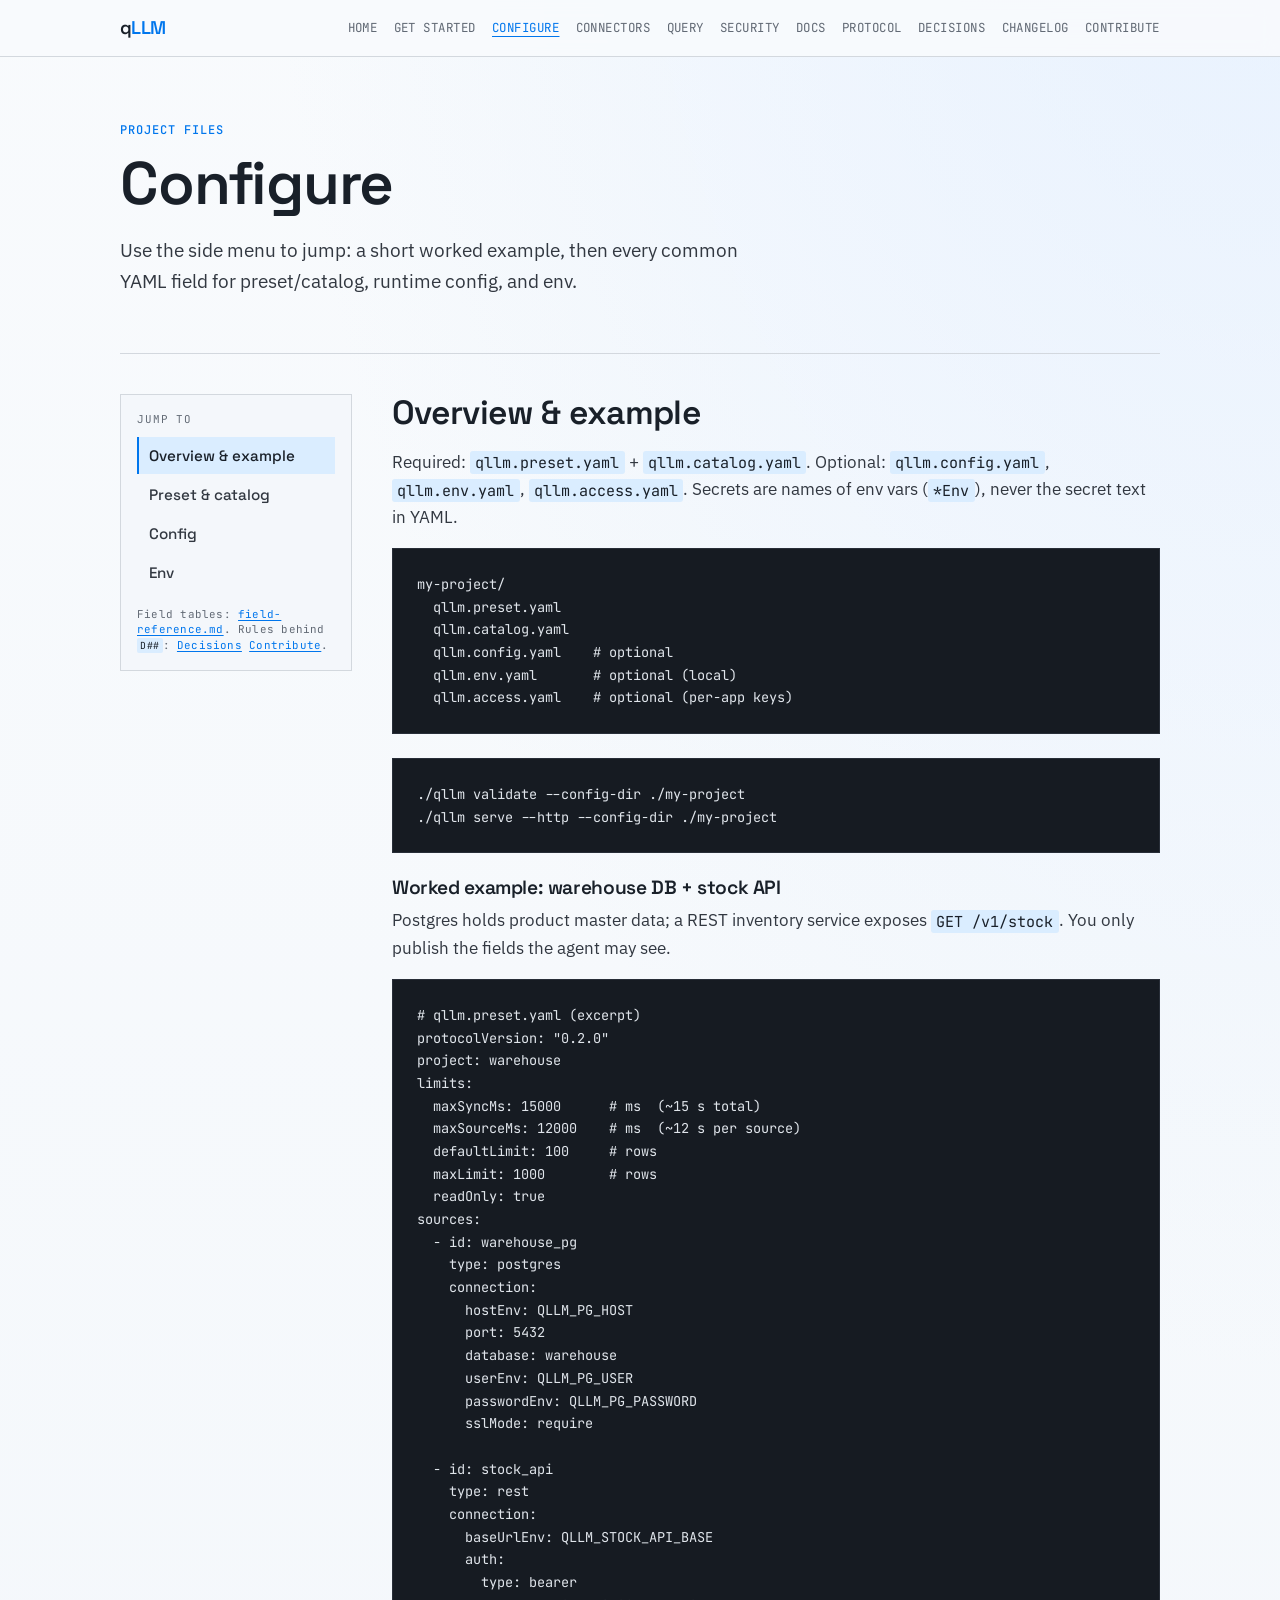
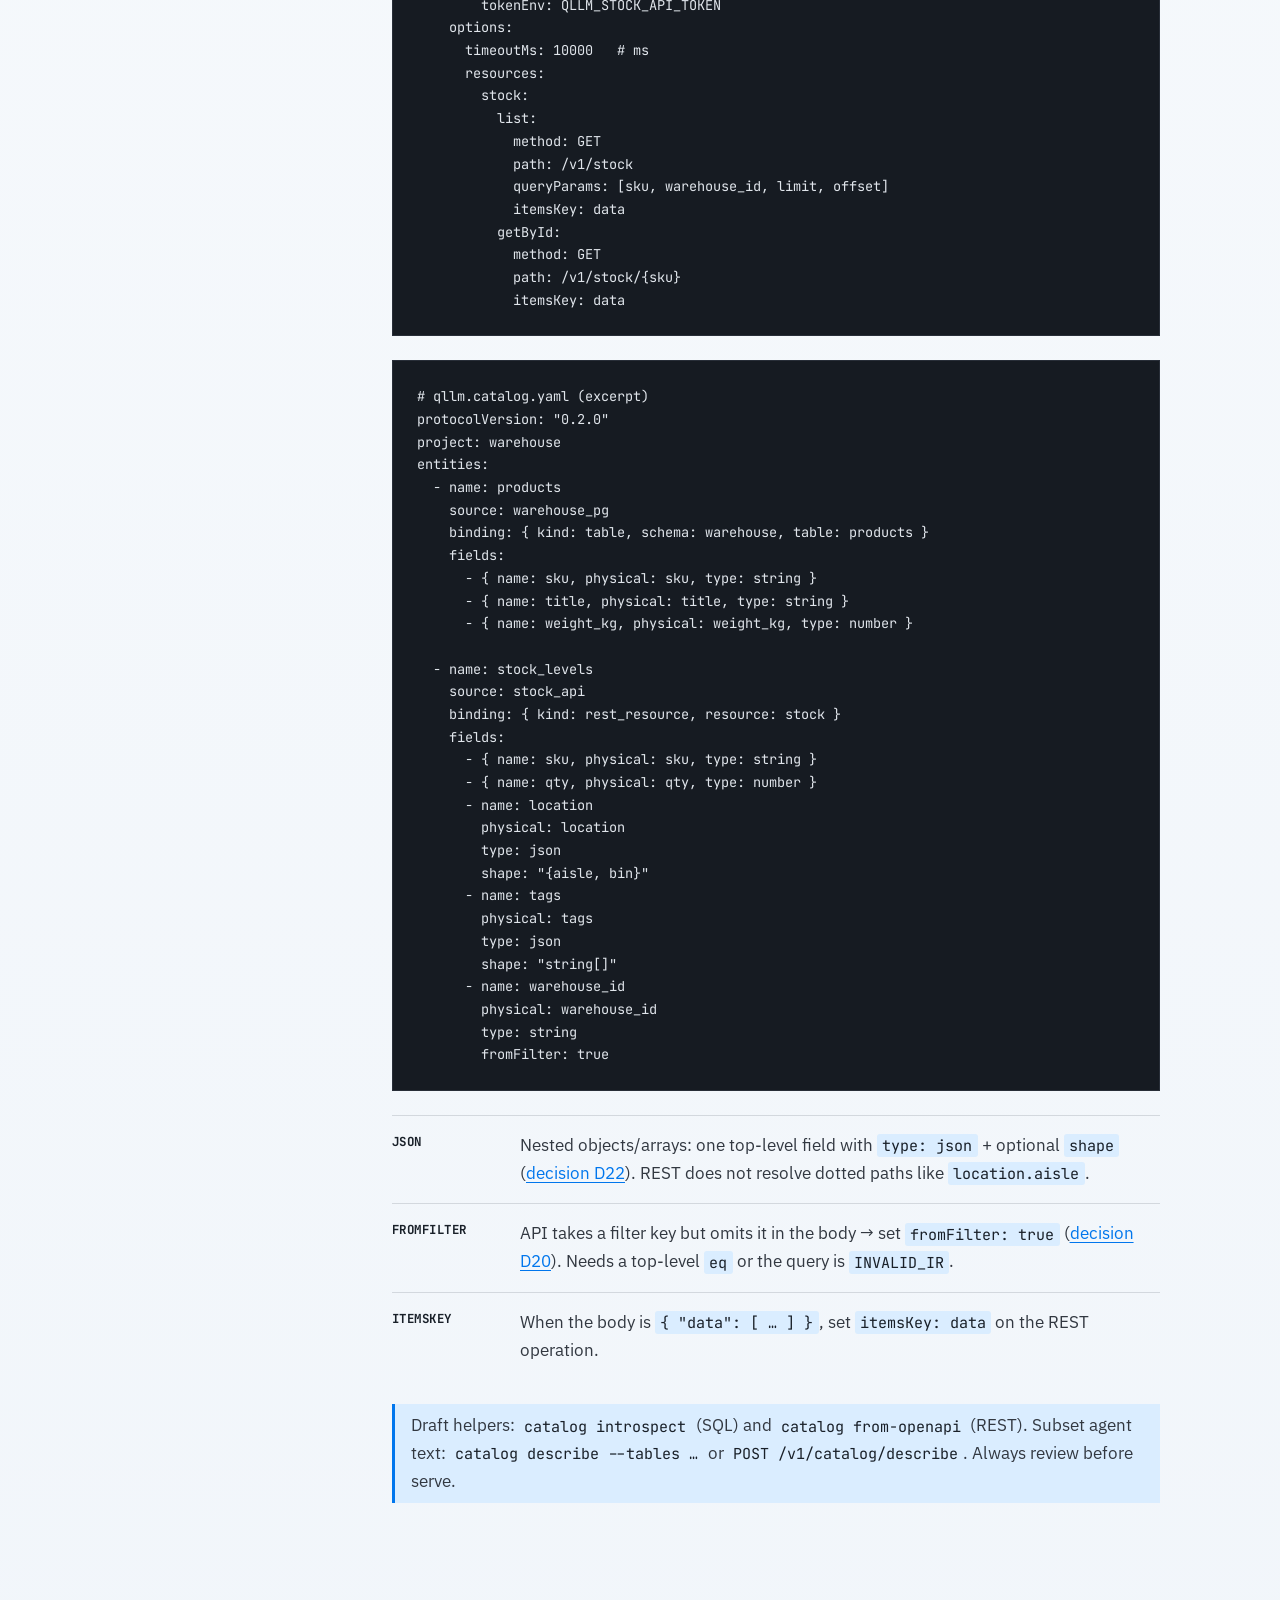
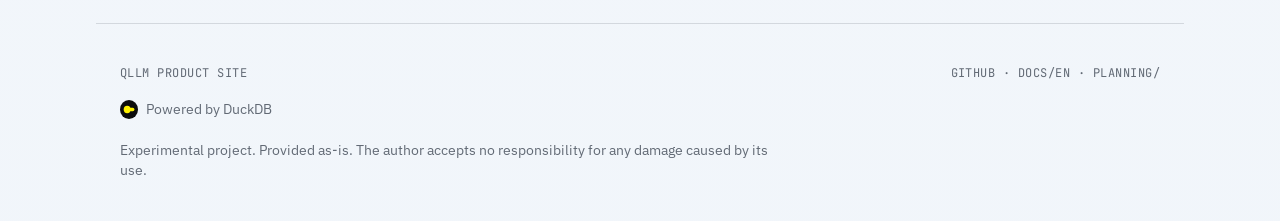
<file: site/configure.html>
<!DOCTYPE html>
<html lang="en">
  <head>
    <meta charset="utf-8" />
    <meta name="viewport" content="width=device-width, initial-scale=1" />
    <title>Configure — qLLM</title>
    <meta
      name="description"
      content="Configure qLLM: quick example plus field maps for preset, catalog, config, and env YAML."
    />
    <link rel="preconnect" href="https://fonts.googleapis.com" />
    <link rel="preconnect" href="https://fonts.gstatic.com" crossorigin />
    <link
      href="https://fonts.googleapis.com/css2?family=IBM+Plex+Sans:wght@400;500;600&family=JetBrains+Mono:wght@400;500&family=Space+Grotesk:wght@500;600&display=swap"
      rel="stylesheet"
    />
    <link rel="icon" href="assets/StudyingCat.ico" type="image/x-icon" />
    <link rel="stylesheet" href="assets/styles.css" />
  </head>
  <body>
    <header class="site-header">
      <div class="site-header__inner">
        <a class="brand" href="index.html">q<span>LLM</span></a>
        <button class="nav-toggle" type="button" aria-expanded="false" aria-controls="site-nav">
          Menu
        </button>
                <nav id="site-nav" class="site-nav" aria-label="Primary">
          <a href="index.html">Home</a>
          <a href="get-started.html">Get started</a>
          <a href="configure.html" aria-current="page">Configure</a>
          <a href="connectors.html">Connectors</a>
          <a href="query.html">Query</a>
          <a href="security.html">Security</a>
          <a href="docs.html">Docs</a>
          <a href="protocol.html">Protocol</a>
          <a href="decisions.html">Decisions</a>
          <a href="changelog.html">Changelog</a>
          <a href="contribute.html">Contribute</a>
        </nav>
      </div>
    </header>

    <main class="wrap">
      <header class="page-head">
        <span class="mono-label">Project files</span>
        <h1>Configure</h1>
        <p class="lead">
          Use the side menu to jump: a short worked example, then every common YAML field for
          preset/catalog, runtime config, and env.
        </p>
      </header>

      <div class="doc-layout" data-doc-layout>
        <aside class="doc-side" aria-label="Configure sections">
          <p class="doc-side__label">Jump to</p>
          <nav>
            <button type="button" data-doc-target="overview" aria-current="true">
              Overview &amp; example
            </button>
            <button type="button" data-doc-target="preset-catalog">Preset &amp; catalog</button>
            <button type="button" data-doc-target="config">Config</button>
            <button type="button" data-doc-target="env">Env</button>
          </nav>
          <p class="doc-side__hint">
            Field tables:
            <a href="https://github.com/jpandrade30/qLLM/blob/main/docs/en/field-reference.md"
              >field-reference.md</a
            >.
            Rules behind <code>D##</code>:
            <a href="decisions.html">Decisions</a>
          <a href="contribute.html">Contribute</a>.
          </p>
        </aside>

        <div class="doc-main">
          <!-- OVERVIEW -->
          <section class="doc-panel" data-doc-panel="overview" id="overview">
            <h2>Overview &amp; example</h2>
            <p>
              Required: <code>qllm.preset.yaml</code> + <code>qllm.catalog.yaml</code>. Optional:
              <code>qllm.config.yaml</code>, <code>qllm.env.yaml</code>,
              <code>qllm.access.yaml</code>. Secrets are names of env vars (<code>*Env</code>), never
              the secret text in YAML.
            </p>
            <pre><code>my-project/
  qllm.preset.yaml
  qllm.catalog.yaml
  qllm.config.yaml    # optional
  qllm.env.yaml       # optional (local)
  qllm.access.yaml    # optional (per-app keys)</code></pre>
            <pre><code>./qllm validate --config-dir ./my-project
./qllm serve --http --config-dir ./my-project</code></pre>

            <h3>Worked example: warehouse DB + stock API</h3>
            <p>
              Postgres holds product master data; a REST inventory service exposes
              <code>GET /v1/stock</code>. You only publish the fields the agent may see.
            </p>
            <pre><code># qllm.preset.yaml (excerpt)
protocolVersion: "0.2.0"
project: warehouse
limits:
  maxSyncMs: 15000      # ms  (~15 s total)
  maxSourceMs: 12000    # ms  (~12 s per source)
  defaultLimit: 100     # rows
  maxLimit: 1000        # rows
  readOnly: true
sources:
  - id: warehouse_pg
    type: postgres
    connection:
      hostEnv: QLLM_PG_HOST
      port: 5432
      database: warehouse
      userEnv: QLLM_PG_USER
      passwordEnv: QLLM_PG_PASSWORD
      sslMode: require

  - id: stock_api
    type: rest
    connection:
      baseUrlEnv: QLLM_STOCK_API_BASE
      auth:
        type: bearer
        tokenEnv: QLLM_STOCK_API_TOKEN
    options:
      timeoutMs: 10000   # ms
      resources:
        stock:
          list:
            method: GET
            path: /v1/stock
            queryParams: [sku, warehouse_id, limit, offset]
            itemsKey: data
          getById:
            method: GET
            path: /v1/stock/{sku}
            itemsKey: data</code></pre>
            <pre><code># qllm.catalog.yaml (excerpt)
protocolVersion: "0.2.0"
project: warehouse
entities:
  - name: products
    source: warehouse_pg
    binding: { kind: table, schema: warehouse, table: products }
    fields:
      - { name: sku, physical: sku, type: string }
      - { name: title, physical: title, type: string }
      - { name: weight_kg, physical: weight_kg, type: number }

  - name: stock_levels
    source: stock_api
    binding: { kind: rest_resource, resource: stock }
    fields:
      - { name: sku, physical: sku, type: string }
      - { name: qty, physical: qty, type: number }
      - name: location
        physical: location
        type: json
        shape: "{aisle, bin}"
      - name: tags
        physical: tags
        type: json
        shape: "string[]"
      - name: warehouse_id
        physical: warehouse_id
        type: string
        fromFilter: true</code></pre>
            <ul class="ban">
              <li>
                <strong>json</strong>
                <span
                  >Nested objects/arrays: one top-level field with <code>type: json</code> + optional
                  <code>shape</code> (<a href="decisions.html#d22">decision D22</a>). REST does not
                  resolve dotted paths like <code>location.aisle</code>.</span
                >
              </li>
              <li>
                <strong>fromFilter</strong>
                <span
                  >API takes a filter key but omits it in the body → set
                  <code>fromFilter: true</code> (<a href="decisions.html#d20">decision D20</a>).
                  Needs a top-level <code>eq</code> or the query is <code>INVALID_IR</code>.</span
                >
              </li>
              <li>
                <strong>itemsKey</strong>
                <span
                  >When the body is <code>{ "data": [ … ] }</code>, set
                  <code>itemsKey: data</code> on the REST operation.</span
                >
              </li>
            </ul>
            <p class="note">
              Draft helpers:
              <code>catalog introspect</code> (SQL) and <code>catalog from-openapi</code> (REST).
              Subset agent text:
              <code>catalog describe --tables …</code> or
              <code>POST /v1/catalog/describe</code>. Always review before serve.
            </p>
          </section>

          <!-- PRESET + CATALOG -->
          <section class="doc-panel" data-doc-panel="preset-catalog" id="preset-catalog" hidden>
            <h2>Preset &amp; catalog fields</h2>
            <p>
              Logical ids (<code>sources[].id</code>, entity/field names):
              <code>^[a-z][a-z0-9_]*$</code>. Extra keys on closed objects → reject.
            </p>
            <nav class="doc-subnav" aria-label="Within this panel">
              <a href="#pc-preset">Preset root</a>
              <a href="#pc-limits">limits</a>
              <a href="#pc-sources">sources</a>
              <a href="#pc-conn">connection</a>
              <a href="#pc-rest">REST resources</a>
              <a href="#pc-catalog">Catalog</a>
              <a href="#pc-binding">binding</a>
              <a href="#pc-fields">fields</a>
              <a href="#pc-relations">relations</a>
            </nav>

            <div class="field-block" id="pc-preset">
              <h3>qllm.preset.yaml — root</h3>
              <p>Required: <code>protocolVersion</code>, <code>project</code>, <code>limits</code>, <code>sources</code> (≥1).</p>
              <div class="table-wrap">
                <table>
                  <thead>
                    <tr>
                      <th>Field</th>
                      <th>Notes</th>
                    </tr>
                  </thead>
                  <tbody>
                    <tr>
                      <td><code>protocolVersion</code></td>
                      <td><code>0.1.0</code> / <code>0.2.0</code></td>
                    </tr>
                    <tr>
                      <td><code>project</code></td>
                      <td>Must match the catalog <code>project</code></td>
                    </tr>
                    <tr>
                      <td><code>limits</code></td>
                      <td>All five fields required</td>
                    </tr>
                    <tr>
                      <td><code>sources[]</code></td>
                      <td>Each needs <code>id</code>, <code>type</code>, <code>connection</code></td>
                    </tr>
                  </tbody>
                </table>
              </div>
            </div>

            <div class="field-block" id="pc-limits">
              <h3>limits (all required)</h3>
              <div class="table-wrap">
                <table>
                  <thead>
                    <tr>
                      <th>Field</th>
                      <th>Range / rule</th>
                    </tr>
                  </thead>
                  <tbody>
                    <tr>
                      <td><code>maxSyncMs</code></td>
                      <td>100–60000 <strong>ms</strong> · total query budget (typical 15000&nbsp;ms ≈ 15&nbsp;s)</td>
                    </tr>
                    <tr>
                      <td><code>maxSourceMs</code></td>
                      <td>100–60000 <strong>ms</strong> · per-source round trip (typical 12000&nbsp;ms ≈ 12&nbsp;s)</td>
                    </tr>
                    <tr>
                      <td><code>defaultLimit</code></td>
                      <td>≥ 1 <strong>row</strong> · when IR/SQL omits LIMIT (typical 100 rows)</td>
                    </tr>
                    <tr>
                      <td><code>maxLimit</code></td>
                      <td>≥ 1 <strong>row</strong> · hard ceiling (typical 1000 rows)</td>
                    </tr>
                    <tr>
                      <td><code>readOnly</code></td>
                      <td>must be <code>true</code></td>
                    </tr>
                  </tbody>
                </table>
              </div>
            </div>

            <div class="field-block" id="pc-sources">
              <h3>sources[]</h3>
              <div class="table-wrap">
                <table>
                  <thead>
                    <tr>
                      <th>Field</th>
                      <th>Notes</th>
                    </tr>
                  </thead>
                  <tbody>
                    <tr>
                      <td><code>id</code></td>
                      <td>Referenced by catalog <code>entities[].source</code></td>
                    </tr>
                    <tr>
                      <td><code>type</code></td>
                      <td>
                        Stable: <code>postgres</code> <code>mysql</code> <code>mongodb</code>
                        <code>rest</code>. Also experimental types + wire aliases — see
                        <a href="connectors.html">Connectors</a>.
                      </td>
                    </tr>
                    <tr>
                      <td><code>connection</code></td>
                      <td>Shape depends on <code>type</code>; extra keys error</td>
                    </tr>
                    <tr>
                      <td><code>options</code></td>
                      <td>
                        Runtime reads known keys only (<code>timeoutMs</code> in
                        <strong>ms</strong>, <code>statementTimeoutMs</code> in <strong>ms</strong>,
                        REST <code>resources</code>, …). Typos fail silently.
                      </td>
                    </tr>
                  </tbody>
                </table>
              </div>
            </div>

            <div class="field-block" id="pc-conn">
              <h3>connection by type (cheat sheet)</h3>
              <div class="table-wrap">
                <table>
                  <thead>
                    <tr>
                      <th>type</th>
                      <th>Required / notable</th>
                    </tr>
                  </thead>
                  <tbody>
                    <tr>
                      <td><code>postgres</code> / <code>mysql</code> (+ aliases)</td>
                      <td>
                        <code>hostEnv</code> <code>port</code> <code>database</code>
                        <code>userEnv</code> <code>passwordEnv</code>; optional
                        <code>sslMode</code> (postgres)
                      </td>
                    </tr>
                    <tr>
                      <td><code>mssql</code></td>
                      <td>Same required; optional <code>encrypt</code>; no <code>sslMode</code></td>
                    </tr>
                    <tr>
                      <td><code>sqlite</code></td>
                      <td><code>pathEnv</code> only</td>
                    </tr>
                    <tr>
                      <td><code>mongodb</code></td>
                      <td><code>uriEnv</code>, <code>database</code></td>
                    </tr>
                    <tr>
                      <td><code>rest</code> / <code>ksql</code> / <code>graphql</code></td>
                      <td>
                        <code>baseUrlEnv</code>; optional <code>auth</code>
                        (<code>none|bearer|header|basic</code>
                      </td>
                    </tr>
                    <tr>
                      <td><code>dynamodb</code></td>
                      <td><code>region</code>; optional <code>endpointEnv</code></td>
                    </tr>
                    <tr>
                      <td><code>redis</code></td>
                      <td><code>addrEnv</code> or <code>hostEnv</code>+<code>port</code></td>
                    </tr>
                    <tr>
                      <td><code>kafka</code></td>
                      <td><code>brokersEnv</code>; optional TLS/SASL</td>
                    </tr>
                  </tbody>
                </table>
              </div>
              <p>
                REST/ksql <code>auth</code>: <code>bearer</code> → <code>tokenEnv</code>;
                <code>header</code> → <code>name</code> + <code>valueEnv</code>;
                <code>basic</code> → <code>userEnv</code> + <code>passwordEnv</code>.
              </p>
            </div>

            <div class="field-block" id="pc-rest">
              <h3>REST options.resources</h3>
              <p>
                Required to query. Catalog <code>binding.resource</code> must be a key of this map.
                Each resource may define <code>list</code> and optional <code>getById</code>.
              </p>
              <div class="table-wrap">
                <table>
                  <thead>
                    <tr>
                      <th>Operation field</th>
                      <th>Meaning</th>
                    </tr>
                  </thead>
                  <tbody>
                    <tr>
                      <td><code>method</code></td>
                      <td>Default <code>GET</code>; with <code>readOnly</code> only GET/HEAD</td>
                    </tr>
                    <tr>
                      <td><code>path</code></td>
                      <td>Starts with <code>/</code>; <code>{name}</code> from <code>eq</code> on getById</td>
                    </tr>
                    <tr>
                      <td><code>queryParams</code></td>
                      <td>Documents filters; runtime does not enforce the list</td>
                    </tr>
                    <tr>
                      <td><code>itemsKey</code></td>
                      <td>JSON key holding the array/object (<code>data</code>, <code>items</code>, …)</td>
                    </tr>
                    <tr>
                      <td><code>maxPages</code> / <code>pageSize</code></td>
                      <td>Offset pagination; <code>maxPages</code> capped at 20</td>
                    </tr>
                    <tr>
                      <td><code>limitParam</code> / <code>offsetParam</code></td>
                      <td>Defaults <code>limit</code> / <code>offset</code></td>
                    </tr>
                  </tbody>
                </table>
              </div>
              <p class="note">
                Only <code>eq</code> filters push down to REST. Nested JSON → top-level
                <code>type: json</code>. Missing echoed filter key → <code>fromFilter: true</code>.
              </p>
            </div>

            <div class="field-block" id="pc-catalog">
              <h3>qllm.catalog.yaml — entities[]</h3>
              <p>Required root: <code>protocolVersion</code>, <code>project</code>, <code>entities</code> (≥1).</p>
              <div class="table-wrap">
                <table>
                  <thead>
                    <tr>
                      <th>Field</th>
                      <th>Notes</th>
                    </tr>
                  </thead>
                  <tbody>
                    <tr>
                      <td><code>name</code></td>
                      <td><code>FROM</code> / IR <code>from</code></td>
                    </tr>
                    <tr>
                      <td><code>aliases</code></td>
                      <td>Optional alternate IR names</td>
                    </tr>
                    <tr>
                      <td><code>description</code></td>
                      <td>Text for the agent</td>
                    </tr>
                    <tr>
                      <td><code>source</code></td>
                      <td>Must match a preset <code>sources[].id</code></td>
                    </tr>
                    <tr>
                      <td><code>binding</code></td>
                      <td>Physical mapping (below)</td>
                    </tr>
                    <tr>
                      <td><code>primaryKey</code></td>
                      <td>Logical field names</td>
                    </tr>
                    <tr>
                      <td><code>fields</code></td>
                      <td>≥ 1 field</td>
                    </tr>
                    <tr>
                      <td><code>relations</code></td>
                      <td>Hints only; do not create FKs</td>
                    </tr>
                    <tr>
                      <td><code>scope</code></td>
                      <td>
                        Force <code>eq</code> from the credential (row scope —
                        <a href="decisions.html#d21">decision D21</a>)
                      </td>
                    </tr>
                  </tbody>
                </table>
              </div>
            </div>

            <div class="field-block" id="pc-binding">
              <h3>binding.kind</h3>
              <div class="table-wrap">
                <table>
                  <thead>
                    <tr>
                      <th>kind</th>
                      <th>Also required</th>
                    </tr>
                  </thead>
                  <tbody>
                    <tr>
                      <td><code>table</code></td>
                      <td><code>schema</code>, <code>table</code> (sqlite: <code>schema: main</code>)</td>
                    </tr>
                    <tr>
                      <td><code>collection</code></td>
                      <td><code>collection</code> (mongodb)</td>
                    </tr>
                    <tr>
                      <td><code>rest_resource</code></td>
                      <td><code>resource</code> → key of <code>options.resources</code></td>
                    </tr>
                    <tr>
                      <td><code>graphql_operation</code></td>
                      <td><code>resource</code> → key of <code>options.operations</code></td>
                    </tr>
                    <tr>
                      <td><code>key</code></td>
                      <td>redis: <code>keyPattern</code> + partition access path</td>
                    </tr>
                    <tr>
                      <td><code>topic</code></td>
                      <td>kafka: <code>topic</code> + access path</td>
                    </tr>
                  </tbody>
                </table>
              </div>
            </div>

            <div class="field-block" id="pc-fields">
              <h3>fields[]</h3>
              <p>Required: <code>name</code>, <code>type</code>, <code>physical</code>.</p>
              <div class="table-wrap">
                <table>
                  <thead>
                    <tr>
                      <th>Field</th>
                      <th>Notes</th>
                    </tr>
                  </thead>
                  <tbody>
                    <tr>
                      <td><code>type</code></td>
                      <td>
                        <code>string</code> <code>number</code> <code>boolean</code>
                        <code>timestamp</code> <code>json</code>. Big ids → <code>string</code>
                        (<code>number</code> is DOUBLE in DuckDB).
                      </td>
                    </tr>
                    <tr>
                      <td><code>physical</code></td>
                      <td>Column/key; dotted paths OK except REST (top-level only)</td>
                    </tr>
                    <tr>
                      <td><code>fromFilter</code></td>
                      <td>
                        REST: fill from <code>eq</code> when body omits the key
                        (<a href="decisions.html#d20">decision D20</a>
                      </td>
                    </tr>
                    <tr>
                      <td><code>shape</code></td>
                      <td>
                        Free text for <code>type: json</code>; shown in catalog, not validated
                        (<a href="decisions.html#d22">decision D22</a>
                      </td>
                    </tr>
                    <tr>
                      <td><code>description</code></td>
                      <td>Optional agent hint</td>
                    </tr>
                  </tbody>
                </table>
              </div>
            </div>

            <div class="field-block" id="pc-relations">
              <h3>relations[]</h3>
              <p>
                Required: <code>name</code>, <code>to</code>, <code>type</code>
                (<code>many_to_one|one_to_many|one_to_one</code>, <code>on</code> (pairs of
                <code>[local, remote]</code>). Hints for agents — queries must still express the join.
              </p>
            </div>
          </section>

          <!-- CONFIG -->
          <section class="doc-panel" data-doc-panel="config" id="config" hidden>
            <h2>qllm.config.yaml</h2>
            <p>
              Optional. Only the <code>serve</code> key. Precedence: secure defaults → this file →
              CLI flags. If you set <code>authTokenEnv</code>, that env var must be non-empty or
              serve refuses to start.
            </p>
            <div class="table-wrap">
              <table>
                <thead>
                  <tr>
                    <th>Field</th>
                    <th>Default</th>
                    <th>Meaning</th>
                  </tr>
                </thead>
                <tbody>
                  <tr>
                    <td><code>serve.addr</code></td>
                    <td><code>127.0.0.1:8088</code></td>
                    <td>HTTP <code>/v1</code> bind</td>
                  </tr>
                  <tr>
                    <td><code>serve.mcpAddr</code></td>
                    <td><code>127.0.0.1:8089</code></td>
                    <td>MCP HTTP bind</td>
                  </tr>
                  <tr>
                    <td><code>serve.authTokenEnv</code></td>
                    <td>(none)</td>
                    <td>Name of env var holding the shared Bearer token</td>
                  </tr>
                  <tr>
                    <td><code>serve.insecureBind</code></td>
                    <td><code>false</code></td>
                    <td>Required for non-loopback bind without auth</td>
                  </tr>
                    <tr>
                      <td><code>serve.maxBodyBytes</code></td>
                      <td>1048576 <strong>bytes</strong> (1&nbsp;MiB)</td>
                      <td>POST body cap (≥ 1024 bytes)</td>
                    </tr>
                    <tr>
                      <td><code>serve.maxRestResponseBytes</code></td>
                      <td>10485760 <strong>bytes</strong> (10&nbsp;MiB)</td>
                      <td>REST response cap (≥ 1024 bytes)</td>
                    </tr>
                  <tr>
                    <td><code>serve.cors.origins</code></td>
                    <td><code>[]</code></td>
                    <td>Empty = CORS off; <code>*</code> rejected</td>
                  </tr>
                  <tr>
                    <td><code>serve.cors.allowHeaders</code> / <code>allowMethods</code></td>
                    <td>—</td>
                    <td>Optional CORS lists</td>
                  </tr>
                </tbody>
              </table>
            </div>
            <pre><code>serve:
  addr: "127.0.0.1:8088"
  mcpAddr: "127.0.0.1:8089"
  authTokenEnv: "QLLM_AUTH_TOKEN"
  insecureBind: false
  cors:
    origins: []</code></pre>
            <p>
              CLI overrides: <code>--addr</code>, <code>--mcp-addr</code>,
              <code>--auth-token-env</code>, <code>--insecure-bind</code>,
              <code>--cors-origin</code> (repeatable).
            </p>
            <h3>Optional: qllm.access.yaml</h3>
            <p>
              Replaces the single Bearer token with per-app keys and <code>tables</code>. Not part of
              <code>qllm.config.yaml</code>, but often configured next to it. Row scope comes from the
              credential (<a href="decisions.html#d21">decision D21</a>). Details:
              <a href="https://github.com/jpandrade30/qLLM/blob/main/docs/en/multi-user-safety.md"
                >multi-user-safety.md</a
              >.
            </p>
            <pre><code>apps:
  - name: inventory-agent
    key: ${QLLM_INVENTORY_AGENT_KEY}
    tables: [products, stock_levels]</code></pre>
          </section>

          <!-- ENV -->
          <section class="doc-panel" data-doc-panel="env" id="env" hidden>
            <h2>qllm.env.yaml</h2>
            <p>
              Optional seed file. Required shape: root key <code>env</code> with at least one entry.
              Used when the process does not already have the variable set — a non-empty process /
              Secret value <strong>wins</strong> and is not overwritten.
            </p>
            <div class="table-wrap">
              <table>
                <thead>
                  <tr>
                    <th>Rule</th>
                    <th>Detail</th>
                  </tr>
                </thead>
                <tbody>
                  <tr>
                    <td>Key names</td>
                    <td><code>^[A-Za-z_][A-Za-z0-9_]*$</code></td>
                  </tr>
                  <tr>
                    <td>Values</td>
                    <td>Non-empty string; literal or exactly <code>${OTHER_ENV}</code></td>
                  </tr>
                  <tr>
                    <td>Empty placeholders</td>
                    <td>Do not create them — apply skips empty named refs</td>
                  </tr>
                  <tr>
                    <td>Git / K8s</td>
                    <td>Do not commit real secrets; on Kubernetes use a Secret</td>
                  </tr>
                </tbody>
              </table>
            </div>
            <pre><code># qllm.env.yaml — local / compose style
env:
  QLLM_AUTH_TOKEN: ${QLLM_AUTH_TOKEN}
  QLLM_PG_HOST: postgres
  QLLM_PG_USER: qllm
  QLLM_PG_PASSWORD: ${QLLM_PG_PASSWORD}
  QLLM_STOCK_API_BASE: http://inventory:8080
  QLLM_STOCK_API_TOKEN: ${QLLM_STOCK_API_TOKEN}</code></pre>
            <p>
              Every <code>*Env</code> name in the preset (and <code>authTokenEnv</code> in config)
              must resolve at serve time. Hostnames like <code>postgres</code> are fine for Compose
              DNS; passwords should stay as <code>${…}</code> injected by the environment.
            </p>
            <p class="note">
              Prefer exporting vars in the shell or orchestration for production. This file is a
              convenience for local layouts — see
              <a href="https://github.com/jpandrade30/qLLM/blob/main/docs/en/environments.md"
                >environments.md</a
              >.
            </p>
          </section>
        </div>
      </div>
    </main>

    <footer class="site-footer">
      <div class="site-footer__row">
<span>qLLM product site</span>
      <span>
        <a href="https://github.com/jpandrade30/qLLM">GitHub</a>
        ·
        <a href="https://github.com/jpandrade30/qLLM/tree/main/docs/en">docs/en</a>
        ·
        <a href="https://github.com/jpandrade30/qLLM/tree/main/planning">planning/</a>
      </span>
      </div>
      <p class="site-footer__powered">
        <a class="powered-by-duckdb" href="https://duckdb.org/" rel="noopener noreferrer">
          <img src="assets/duckdb.svg" width="20" height="20" alt="" />
          Powered by DuckDB
        </a>
      </p>
      <p class="site-footer__disclaimer">
        Experimental project. Provided as-is. The author accepts no responsibility for any damage
        caused by its use.
      </p>
    </footer>
    <script src="assets/site.js"></script>
  </body>
</html>
</file>
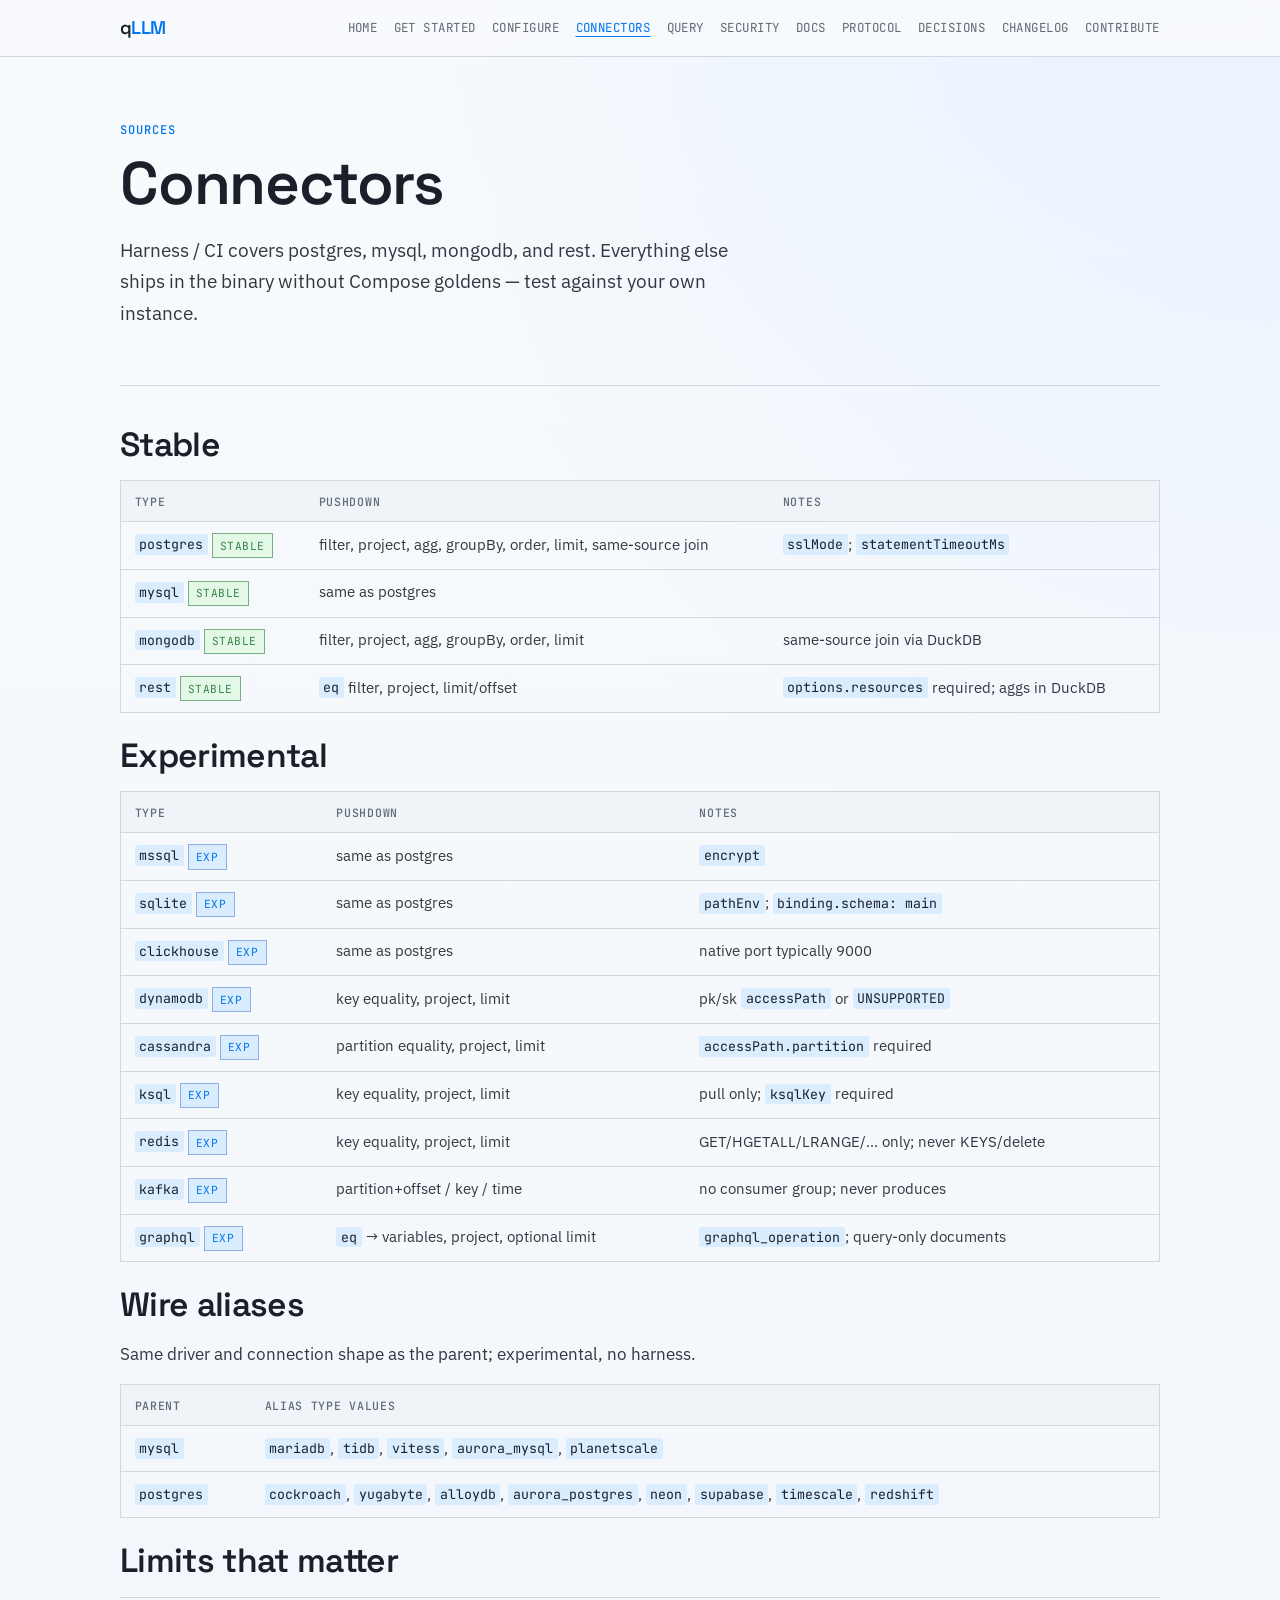
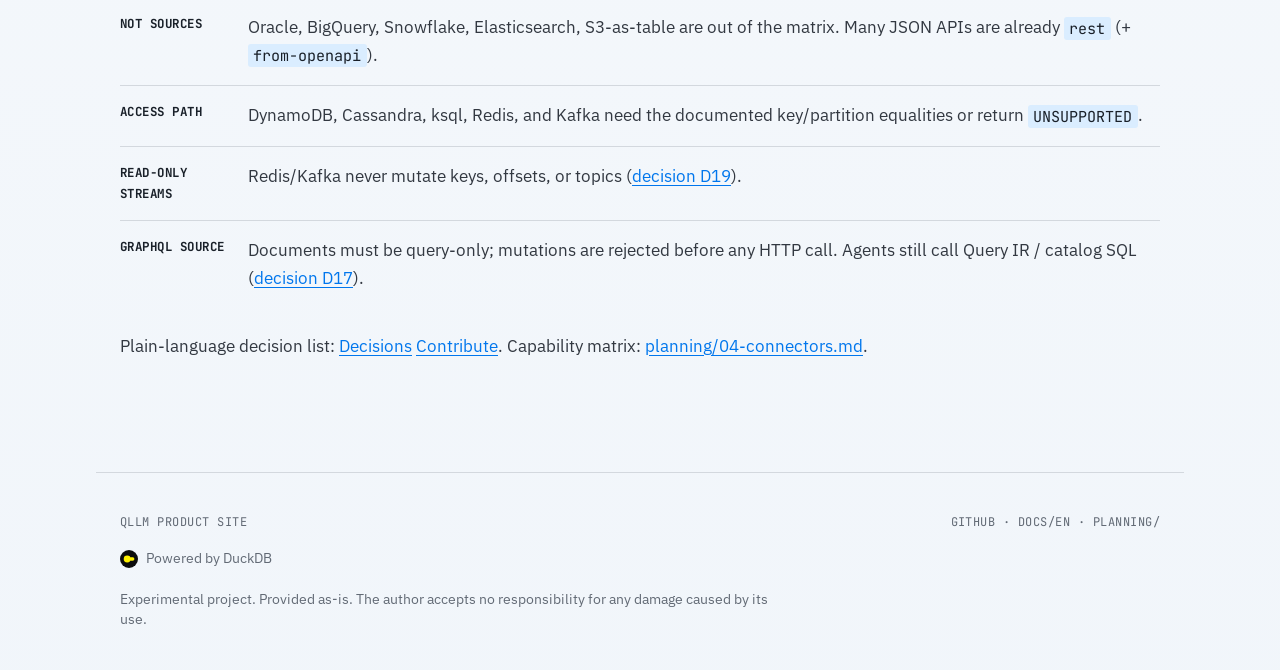
<file: site/connectors.html>
<!DOCTYPE html>
<html lang="en">
  <head>
    <meta charset="utf-8" />
    <meta name="viewport" content="width=device-width, initial-scale=1" />
    <title>Connectors — qLLM</title>
    <meta
      name="description"
      content="qLLM connector matrix: stable postgres/mysql/mongo/rest and experimental mssql, graphql, kafka, and more."
    />
    <link rel="preconnect" href="https://fonts.googleapis.com" />
    <link rel="preconnect" href="https://fonts.gstatic.com" crossorigin />
    <link
      href="https://fonts.googleapis.com/css2?family=IBM+Plex+Sans:wght@400;500;600&family=JetBrains+Mono:wght@400;500&family=Space+Grotesk:wght@500;600&display=swap"
      rel="stylesheet"
    />
    <link rel="icon" href="assets/StudyingCat.ico" type="image/x-icon" />
    <link rel="stylesheet" href="assets/styles.css" />
  </head>
  <body>
    <header class="site-header">
      <div class="site-header__inner">
        <a class="brand" href="index.html">q<span>LLM</span></a>
        <button class="nav-toggle" type="button" aria-expanded="false" aria-controls="site-nav">
          Menu
        </button>
                <nav id="site-nav" class="site-nav" aria-label="Primary">
          <a href="index.html">Home</a>
          <a href="get-started.html">Get started</a>
          <a href="configure.html">Configure</a>
          <a href="connectors.html" aria-current="page">Connectors</a>
          <a href="query.html">Query</a>
          <a href="security.html">Security</a>
          <a href="docs.html">Docs</a>
          <a href="protocol.html">Protocol</a>
          <a href="decisions.html">Decisions</a>
          <a href="changelog.html">Changelog</a>
          <a href="contribute.html">Contribute</a>
        </nav>
      </div>
    </header>

    <main class="wrap">
      <header class="page-head">
        <span class="mono-label">Sources</span>
        <h1>Connectors</h1>
        <p class="lead">
          Harness / CI covers postgres, mysql, mongodb, and rest. Everything else ships in the
          binary without Compose goldens — test against your own instance.
        </p>
      </header>

      <section class="reveal">
        <h2>Stable</h2>
        <div class="table-wrap">
          <table>
            <thead>
              <tr>
                <th>type</th>
                <th>Pushdown</th>
                <th>Notes</th>
              </tr>
            </thead>
            <tbody>
              <tr>
                <td><code>postgres</code> <span class="chip chip--ok">stable</span></td>
                <td>filter, project, agg, groupBy, order, limit, same-source join</td>
                <td><code>sslMode</code>; <code>statementTimeoutMs</code></td>
              </tr>
              <tr>
                <td><code>mysql</code> <span class="chip chip--ok">stable</span></td>
                <td>same as postgres</td>
                <td></td>
              </tr>
              <tr>
                <td><code>mongodb</code> <span class="chip chip--ok">stable</span></td>
                <td>filter, project, agg, groupBy, order, limit</td>
                <td>same-source join via DuckDB</td>
              </tr>
              <tr>
                <td><code>rest</code> <span class="chip chip--ok">stable</span></td>
                <td><code>eq</code> filter, project, limit/offset</td>
                <td><code>options.resources</code> required; aggs in DuckDB</td>
              </tr>
            </tbody>
          </table>
        </div>
      </section>

      <section class="reveal">
        <h2>Experimental</h2>
        <div class="table-wrap">
          <table>
            <thead>
              <tr>
                <th>type</th>
                <th>Pushdown</th>
                <th>Notes</th>
              </tr>
            </thead>
            <tbody>
              <tr>
                <td><code>mssql</code> <span class="chip chip--exp">exp</span></td>
                <td>same as postgres</td>
                <td><code>encrypt</code></td>
              </tr>
              <tr>
                <td><code>sqlite</code> <span class="chip chip--exp">exp</span></td>
                <td>same as postgres</td>
                <td><code>pathEnv</code>; <code>binding.schema: main</code></td>
              </tr>
              <tr>
                <td><code>clickhouse</code> <span class="chip chip--exp">exp</span></td>
                <td>same as postgres</td>
                <td>native port typically 9000</td>
              </tr>
              <tr>
                <td><code>dynamodb</code> <span class="chip chip--exp">exp</span></td>
                <td>key equality, project, limit</td>
                <td>pk/sk <code>accessPath</code> or <code>UNSUPPORTED</code></td>
              </tr>
              <tr>
                <td><code>cassandra</code> <span class="chip chip--exp">exp</span></td>
                <td>partition equality, project, limit</td>
                <td><code>accessPath.partition</code> required</td>
              </tr>
              <tr>
                <td><code>ksql</code> <span class="chip chip--exp">exp</span></td>
                <td>key equality, project, limit</td>
                <td>pull only; <code>ksqlKey</code> required</td>
              </tr>
              <tr>
                <td><code>redis</code> <span class="chip chip--exp">exp</span></td>
                <td>key equality, project, limit</td>
                <td>GET/HGETALL/LRANGE/… only; never KEYS/delete</td>
              </tr>
              <tr>
                <td><code>kafka</code> <span class="chip chip--exp">exp</span></td>
                <td>partition+offset / key / time</td>
                <td>no consumer group; never produces</td>
              </tr>
              <tr>
                <td><code>graphql</code> <span class="chip chip--exp">exp</span></td>
                <td><code>eq</code> → variables, project, optional limit</td>
                <td><code>graphql_operation</code>; query-only documents</td>
              </tr>
            </tbody>
          </table>
        </div>
      </section>

      <section class="reveal">
        <h2>Wire aliases</h2>
        <p>
          Same driver and connection shape as the parent; experimental, no harness.
        </p>
        <div class="table-wrap">
          <table>
            <thead>
              <tr>
                <th>Parent</th>
                <th>Alias type values</th>
              </tr>
            </thead>
            <tbody>
              <tr>
                <td><code>mysql</code></td>
                <td>
                  <code>mariadb</code>, <code>tidb</code>, <code>vitess</code>,
                  <code>aurora_mysql</code>, <code>planetscale</code>
                </td>
              </tr>
              <tr>
                <td><code>postgres</code></td>
                <td>
                  <code>cockroach</code>, <code>yugabyte</code>, <code>alloydb</code>,
                  <code>aurora_postgres</code>, <code>neon</code>, <code>supabase</code>,
                  <code>timescale</code>, <code>redshift</code>
                </td>
              </tr>
            </tbody>
          </table>
        </div>
      </section>

      <section class="reveal">
        <h2>Limits that matter</h2>
        <ul class="ban">
          <li>
            <strong>Not sources</strong>
            <span
              >Oracle, BigQuery, Snowflake, Elasticsearch, S3-as-table are out of the matrix. Many
              JSON APIs are already <code>rest</code> (+ <code>from-openapi</code>).</span
            >
          </li>
          <li>
            <strong>Access path</strong>
            <span
              >DynamoDB, Cassandra, ksql, Redis, and Kafka need the documented key/partition
              equalities or return <code>UNSUPPORTED</code>.</span
            >
          </li>
          <li>
            <strong>Read-only streams</strong>
            <span
              >Redis/Kafka never mutate keys, offsets, or topics
              (<a href="decisions.html#d19">decision D19</a>).</span
            >
          </li>
          <li>
            <strong>graphql source</strong>
            <span
              >Documents must be query-only; mutations are rejected before any HTTP call. Agents
              still call Query IR / catalog SQL
              (<a href="decisions.html#d17">decision D17</a>).</span
            >
          </li>
        </ul>
        <p>
          Plain-language decision list:
          <a href="decisions.html">Decisions</a>
          <a href="contribute.html">Contribute</a>. Capability matrix:
          <a href="https://github.com/jpandrade30/qLLM/blob/main/planning/04-connectors.md"
            >planning/04-connectors.md</a
          >.
        </p>
      </section>
    </main>

    <footer class="site-footer">
      <div class="site-footer__row">
<span>qLLM product site</span>
      <span>
        <a href="https://github.com/jpandrade30/qLLM">GitHub</a>
        ·
        <a href="https://github.com/jpandrade30/qLLM/tree/main/docs/en">docs/en</a>
        ·
        <a href="https://github.com/jpandrade30/qLLM/tree/main/planning">planning/</a>
      </span>
      </div>
      <p class="site-footer__powered">
        <a class="powered-by-duckdb" href="https://duckdb.org/" rel="noopener noreferrer">
          <img src="assets/duckdb.svg" width="20" height="20" alt="" />
          Powered by DuckDB
        </a>
      </p>
      <p class="site-footer__disclaimer">
        Experimental project. Provided as-is. The author accepts no responsibility for any damage
        caused by its use.
      </p>
    </footer>
    <script src="assets/site.js"></script>
  </body>
</html>
</file>
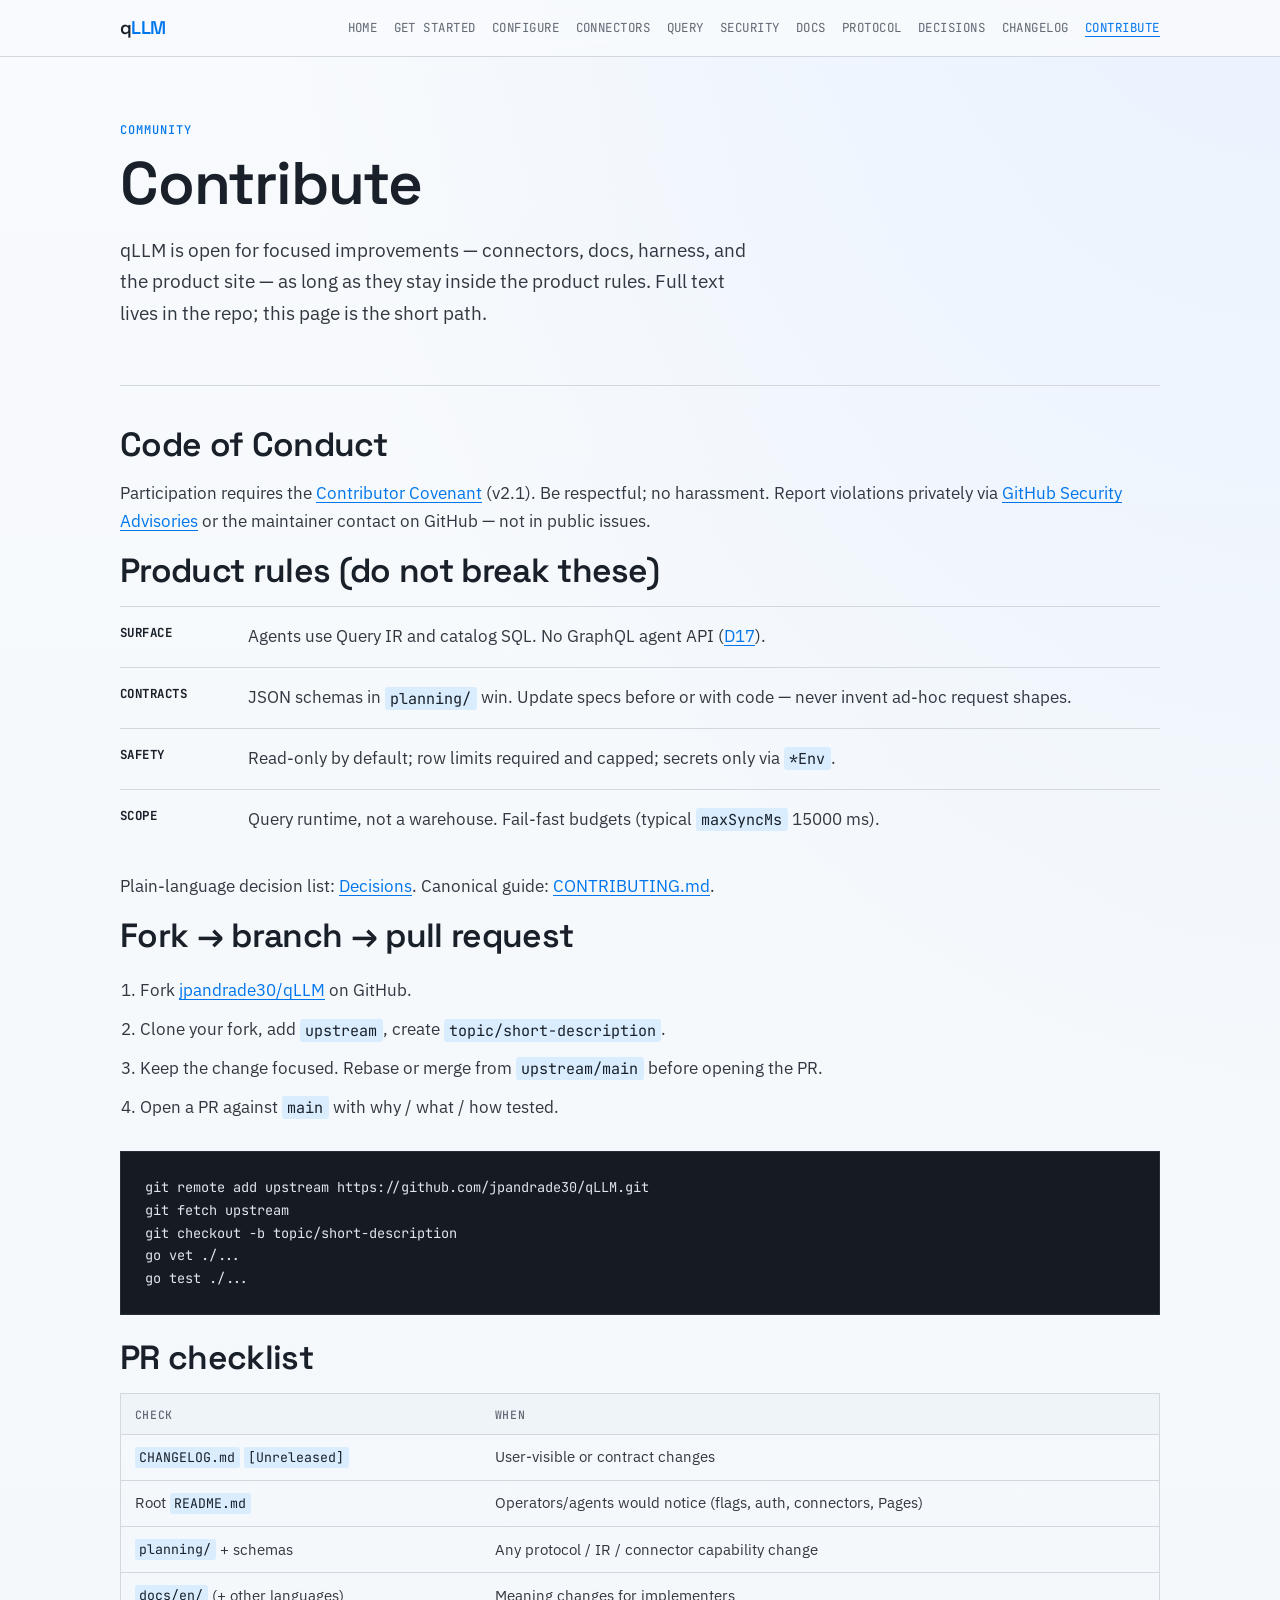
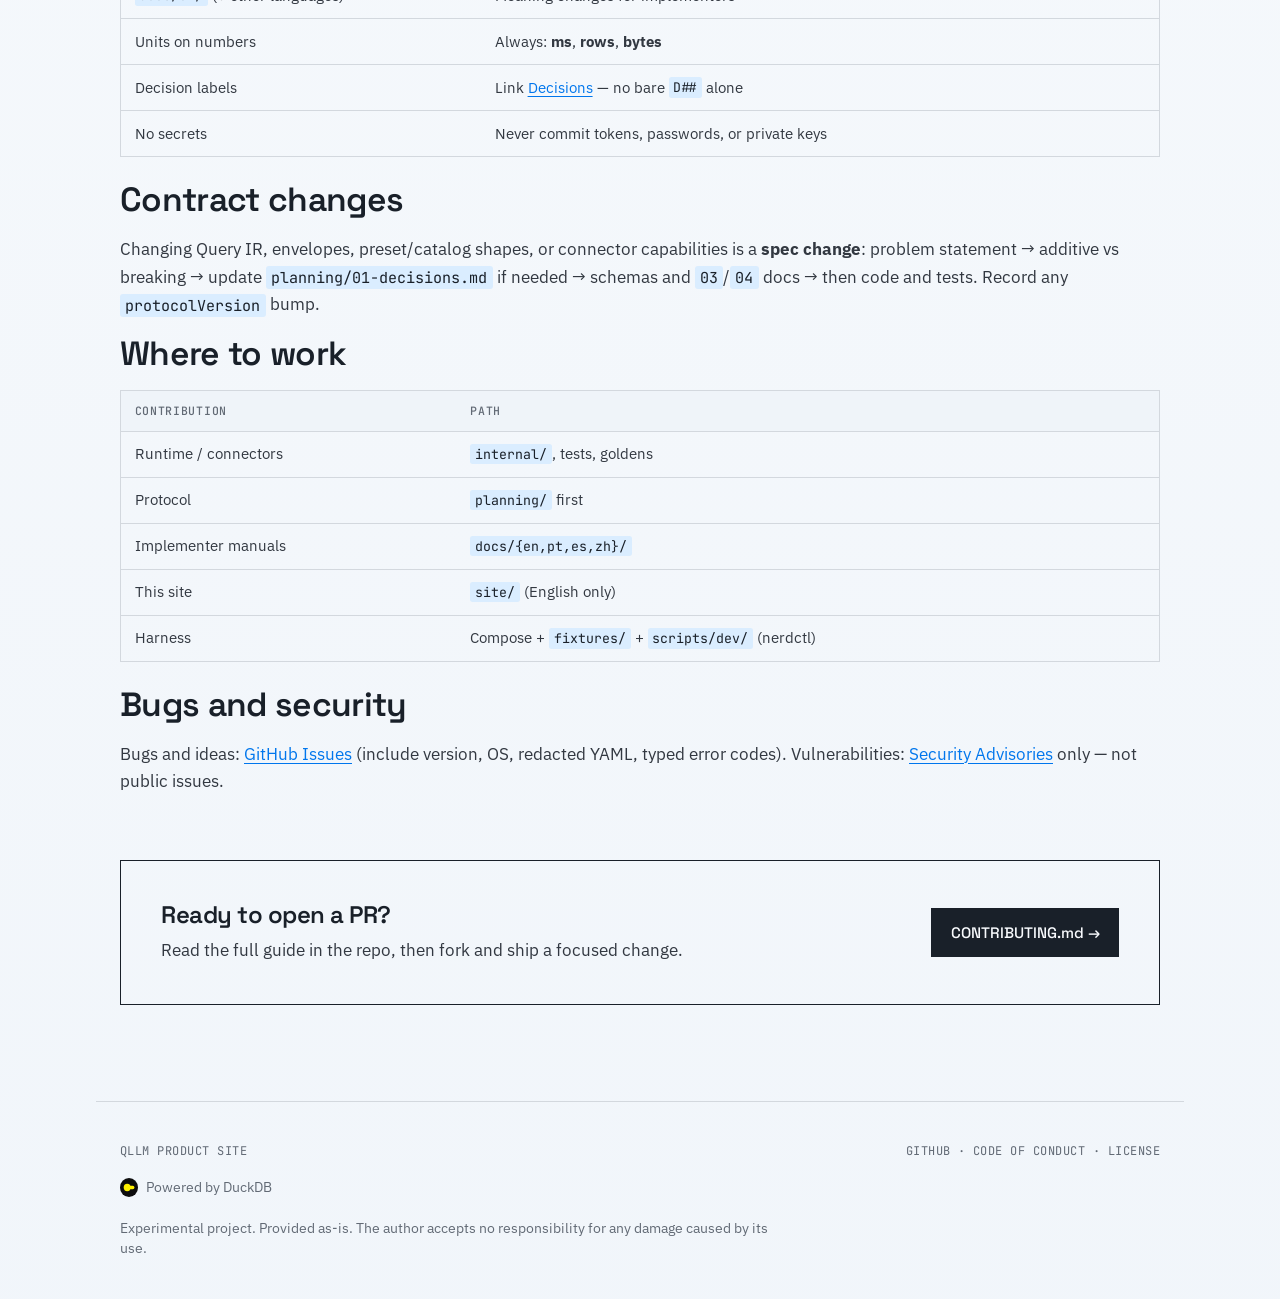
<file: site/contribute.html>
<!DOCTYPE html>
<html lang="en">
  <head>
    <meta charset="utf-8" />
    <meta name="viewport" content="width=device-width, initial-scale=1" />
    <title>Contribute — qLLM</title>
    <meta
      name="description"
      content="How to contribute to qLLM: Code of Conduct, fork and pull request workflow, contract changes, tests, and changelog rules."
    />
    <link rel="preconnect" href="https://fonts.googleapis.com" />
    <link rel="preconnect" href="https://fonts.gstatic.com" crossorigin />
    <link
      href="https://fonts.googleapis.com/css2?family=IBM+Plex+Sans:wght@400;500;600&family=JetBrains+Mono:wght@400;500&family=Space+Grotesk:wght@500;600&display=swap"
      rel="stylesheet"
    />
    <link rel="icon" href="assets/StudyingCat.ico" type="image/x-icon" />
    <link rel="stylesheet" href="assets/styles.css" />
  </head>
  <body>
    <header class="site-header">
      <div class="site-header__inner">
        <a class="brand" href="index.html">q<span>LLM</span></a>
        <button class="nav-toggle" type="button" aria-expanded="false" aria-controls="site-nav">
          Menu
        </button>
                <nav id="site-nav" class="site-nav" aria-label="Primary">
          <a href="index.html">Home</a>
          <a href="get-started.html">Get started</a>
          <a href="configure.html">Configure</a>
          <a href="connectors.html">Connectors</a>
          <a href="query.html">Query</a>
          <a href="security.html">Security</a>
          <a href="docs.html">Docs</a>
          <a href="protocol.html">Protocol</a>
          <a href="decisions.html">Decisions</a>
          <a href="changelog.html">Changelog</a>
          <a href="contribute.html" aria-current="page">Contribute</a>
        </nav>
      </div>
    </header>

    <main class="wrap">
      <header class="page-head">
        <span class="mono-label">Community</span>
        <h1>Contribute</h1>
        <p class="lead">
          qLLM is open for focused improvements — connectors, docs, harness, and the product site —
          as long as they stay inside the product rules. Full text lives in the repo; this page is
          the short path.
        </p>
      </header>

      <section class="reveal">
        <h2>Code of Conduct</h2>
        <p>
          Participation requires the
          <a href="https://github.com/jpandrade30/qLLM/blob/main/CODE_OF_CONDUCT.md"
            >Contributor Covenant</a
          >
          (v2.1). Be respectful; no harassment. Report violations privately via
          <a href="https://github.com/jpandrade30/qLLM/security/advisories/new"
            >GitHub Security Advisories</a
          >
          or the maintainer contact on GitHub — not in public issues.
        </p>
      </section>

      <section class="reveal">
        <h2>Product rules (do not break these)</h2>
        <ul class="ban">
          <li>
            <strong>Surface</strong>
            <span
              >Agents use Query IR and catalog SQL. No GraphQL agent API
              (<a href="decisions.html#d17">D17</a>).</span
            >
          </li>
          <li>
            <strong>Contracts</strong>
            <span
              >JSON schemas in <code>planning/</code> win. Update specs before or with code — never
              invent ad-hoc request shapes.</span
            >
          </li>
          <li>
            <strong>Safety</strong>
            <span>Read-only by default; row limits required and capped; secrets only via <code>*Env</code>.</span>
          </li>
          <li>
            <strong>Scope</strong>
            <span
              >Query runtime, not a warehouse. Fail-fast budgets (typical
              <code>maxSyncMs</code> 15000&nbsp;ms).</span
            >
          </li>
        </ul>
        <p>
          Plain-language decision list: <a href="decisions.html">Decisions</a>. Canonical guide:
          <a href="https://github.com/jpandrade30/qLLM/blob/main/CONTRIBUTING.md">CONTRIBUTING.md</a>.
        </p>
      </section>

      <section class="reveal">
        <h2>Fork → branch → pull request</h2>
        <ol class="ban" style="list-style: decimal; padding-left: 1.25rem">
          <li style="display: list-item; border: none; padding: 0.35rem 0; grid-template-columns: none">
            Fork
            <a href="https://github.com/jpandrade30/qLLM">jpandrade30/qLLM</a> on GitHub.
          </li>
          <li style="display: list-item; border: none; padding: 0.35rem 0; grid-template-columns: none">
            Clone your fork, add <code>upstream</code>, create
            <code>topic/short-description</code>.
          </li>
          <li style="display: list-item; border: none; padding: 0.35rem 0; grid-template-columns: none">
            Keep the change focused. Rebase or merge from <code>upstream/main</code> before opening
            the PR.
          </li>
          <li style="display: list-item; border: none; padding: 0.35rem 0; grid-template-columns: none">
            Open a PR against <code>main</code> with why / what / how tested.
          </li>
        </ol>
        <pre><code>git remote add upstream https://github.com/jpandrade30/qLLM.git
git fetch upstream
git checkout -b topic/short-description
go vet ./...
go test ./...</code></pre>
      </section>

      <section class="reveal">
        <h2>PR checklist</h2>
        <div class="table-wrap">
          <table>
            <thead>
              <tr>
                <th>Check</th>
                <th>When</th>
              </tr>
            </thead>
            <tbody>
              <tr>
                <td><code>CHANGELOG.md</code> <code>[Unreleased]</code></td>
                <td>User-visible or contract changes</td>
              </tr>
              <tr>
                <td>Root <code>README.md</code></td>
                <td>Operators/agents would notice (flags, auth, connectors, Pages)</td>
              </tr>
              <tr>
                <td><code>planning/</code> + schemas</td>
                <td>Any protocol / IR / connector capability change</td>
              </tr>
              <tr>
                <td><code>docs/en/</code> (+ other languages)</td>
                <td>Meaning changes for implementers</td>
              </tr>
              <tr>
                <td>Units on numbers</td>
                <td>Always: <strong>ms</strong>, <strong>rows</strong>, <strong>bytes</strong></td>
              </tr>
              <tr>
                <td>Decision labels</td>
                <td>Link <a href="decisions.html">Decisions</a> — no bare <code>D##</code> alone</td>
              </tr>
              <tr>
                <td>No secrets</td>
                <td>Never commit tokens, passwords, or private keys</td>
              </tr>
            </tbody>
          </table>
        </div>
      </section>

      <section class="reveal">
        <h2>Contract changes</h2>
        <p>
          Changing Query IR, envelopes, preset/catalog shapes, or connector capabilities is a
          <strong>spec change</strong>: problem statement → additive vs breaking → update
          <code>planning/01-decisions.md</code> if needed → schemas and
          <code>03</code>/<code>04</code> docs → then code and tests. Record any
          <code>protocolVersion</code> bump.
        </p>
      </section>

      <section class="reveal">
        <h2>Where to work</h2>
        <div class="table-wrap">
          <table>
            <thead>
              <tr>
                <th>Contribution</th>
                <th>Path</th>
              </tr>
            </thead>
            <tbody>
              <tr>
                <td>Runtime / connectors</td>
                <td><code>internal/</code>, tests, goldens</td>
              </tr>
              <tr>
                <td>Protocol</td>
                <td><code>planning/</code> first</td>
              </tr>
              <tr>
                <td>Implementer manuals</td>
                <td><code>docs/{en,pt,es,zh}/</code></td>
              </tr>
              <tr>
                <td>This site</td>
                <td><code>site/</code> (English only)</td>
              </tr>
              <tr>
                <td>Harness</td>
                <td>Compose + <code>fixtures/</code> + <code>scripts/dev/</code> (nerdctl)</td>
              </tr>
            </tbody>
          </table>
        </div>
      </section>

      <section class="reveal">
        <h2>Bugs and security</h2>
        <p>
          Bugs and ideas:
          <a href="https://github.com/jpandrade30/qLLM/issues">GitHub Issues</a> (include version,
          OS, redacted YAML, typed error codes). Vulnerabilities:
          <a href="https://github.com/jpandrade30/qLLM/security/advisories/new">Security Advisories</a>
          only — not public issues.
        </p>
      </section>

      <div class="cta-band reveal">
        <div>
          <h2>Ready to open a PR?</h2>
          <p style="margin: 0.5rem 0 0">
            Read the full guide in the repo, then fork and ship a focused change.
          </p>
        </div>
        <a
          class="btn"
          href="https://github.com/jpandrade30/qLLM/blob/main/CONTRIBUTING.md"
          >CONTRIBUTING.md →</a
        >
      </div>
    </main>

    <footer class="site-footer">
      <div class="site-footer__row">
<span>qLLM product site</span>
      <span>
        <a href="https://github.com/jpandrade30/qLLM">GitHub</a>
        ·
        <a href="https://github.com/jpandrade30/qLLM/blob/main/CODE_OF_CONDUCT.md">Code of Conduct</a>
        ·
        <a href="https://github.com/jpandrade30/qLLM/blob/main/LICENSE.md">License</a>
      </span>
      </div>
      <p class="site-footer__powered">
        <a class="powered-by-duckdb" href="https://duckdb.org/" rel="noopener noreferrer">
          <img src="assets/duckdb.svg" width="20" height="20" alt="" />
          Powered by DuckDB
        </a>
      </p>
      <p class="site-footer__disclaimer">
        Experimental project. Provided as-is. The author accepts no responsibility for any damage
        caused by its use.
      </p>
    </footer>
    <script src="assets/site.js"></script>
  </body>
</html>
</file>
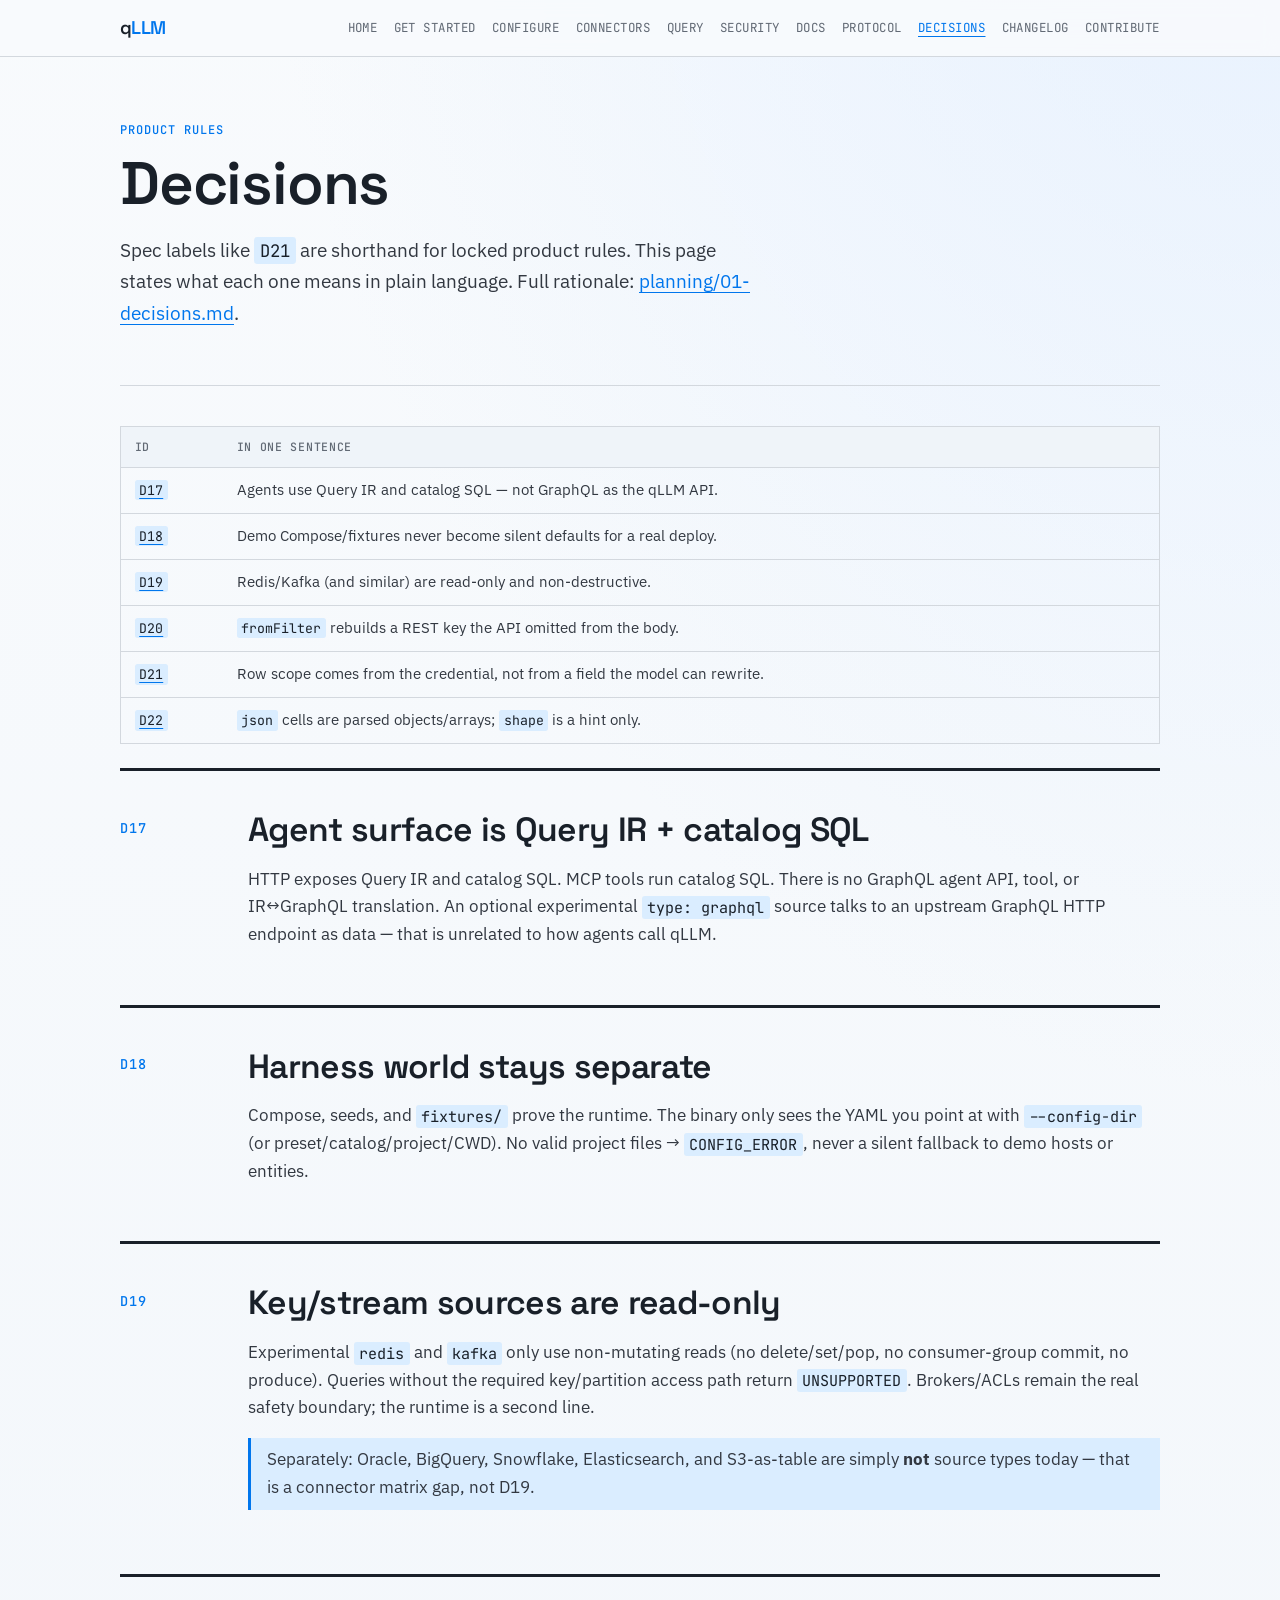
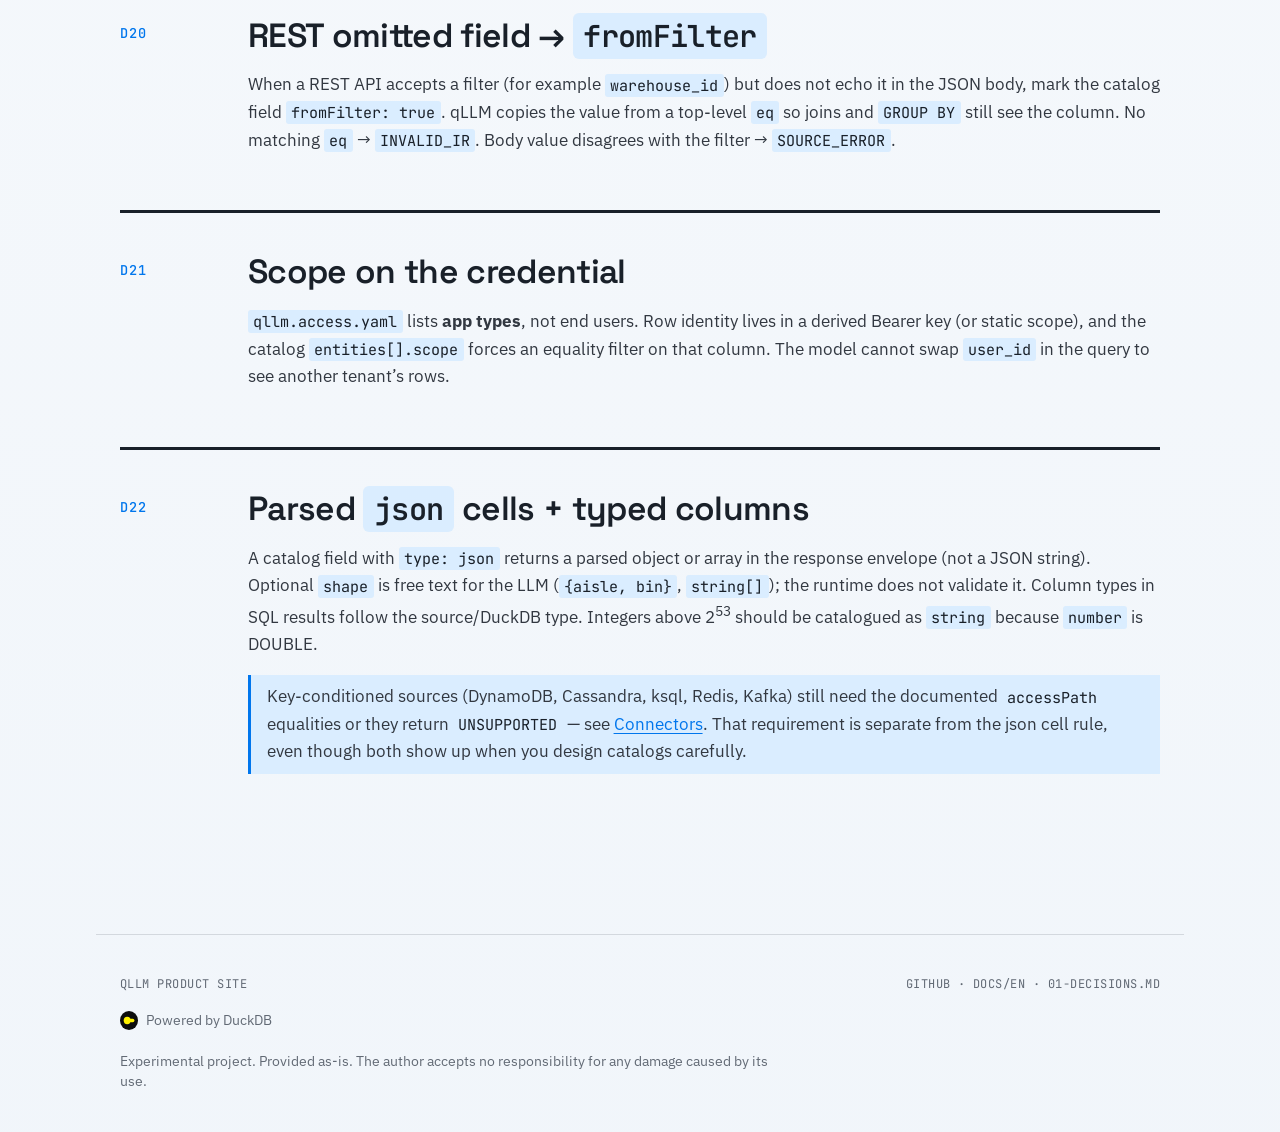
<file: site/decisions.html>
<!DOCTYPE html>
<html lang="en">
  <head>
    <meta charset="utf-8" />
    <meta name="viewport" content="width=device-width, initial-scale=1" />
    <title>Decisions — qLLM</title>
    <meta
      name="description"
      content="Plain-language product decisions behind qLLM labels D17–D22: agent surface, harness isolation, read-only streams, fromFilter, credential scope, and json cells."
    />
    <link rel="preconnect" href="https://fonts.googleapis.com" />
    <link rel="preconnect" href="https://fonts.gstatic.com" crossorigin />
    <link
      href="https://fonts.googleapis.com/css2?family=IBM+Plex+Sans:wght@400;500;600&family=JetBrains+Mono:wght@400;500&family=Space+Grotesk:wght@500;600&display=swap"
      rel="stylesheet"
    />
    <link rel="icon" href="assets/StudyingCat.ico" type="image/x-icon" />
    <link rel="stylesheet" href="assets/styles.css" />
  </head>
  <body>
    <header class="site-header">
      <div class="site-header__inner">
        <a class="brand" href="index.html">q<span>LLM</span></a>
        <button class="nav-toggle" type="button" aria-expanded="false" aria-controls="site-nav">
          Menu
        </button>
                <nav id="site-nav" class="site-nav" aria-label="Primary">
          <a href="index.html">Home</a>
          <a href="get-started.html">Get started</a>
          <a href="configure.html">Configure</a>
          <a href="connectors.html">Connectors</a>
          <a href="query.html">Query</a>
          <a href="security.html">Security</a>
          <a href="docs.html">Docs</a>
          <a href="protocol.html">Protocol</a>
          <a href="decisions.html" aria-current="page">Decisions</a>
          <a href="changelog.html">Changelog</a>
          <a href="contribute.html">Contribute</a>
        </nav>
      </div>
    </header>

    <main class="wrap">
      <header class="page-head">
        <span class="mono-label">Product rules</span>
        <h1>Decisions</h1>
        <p class="lead">
          Spec labels like <code>D21</code> are shorthand for locked product rules. This page states
          what each one means in plain language. Full rationale:
          <a href="https://github.com/jpandrade30/qLLM/blob/main/planning/01-decisions.md"
            >planning/01-decisions.md</a
          >.
        </p>
      </header>

      <section class="reveal">
        <div class="table-wrap">
          <table>
            <thead>
              <tr>
                <th>Id</th>
                <th>In one sentence</th>
              </tr>
            </thead>
            <tbody>
              <tr>
                <td><a href="#d17"><code>D17</code></a></td>
                <td>Agents use Query IR and catalog SQL — not GraphQL as the qLLM API.</td>
              </tr>
              <tr>
                <td><a href="#d18"><code>D18</code></a></td>
                <td>Demo Compose/fixtures never become silent defaults for a real deploy.</td>
              </tr>
              <tr>
                <td><a href="#d19"><code>D19</code></a></td>
                <td>Redis/Kafka (and similar) are read-only and non-destructive.</td>
              </tr>
              <tr>
                <td><a href="#d20"><code>D20</code></a></td>
                <td><code>fromFilter</code> rebuilds a REST key the API omitted from the body.</td>
              </tr>
              <tr>
                <td><a href="#d21"><code>D21</code></a></td>
                <td>Row scope comes from the credential, not from a field the model can rewrite.</td>
              </tr>
              <tr>
                <td><a href="#d22"><code>D22</code></a></td>
                <td><code>json</code> cells are parsed objects/arrays; <code>shape</code> is a hint only.</td>
              </tr>
            </tbody>
          </table>
        </div>
      </section>

      <section class="stage reveal" id="d17">
        <div class="stage__num">D17</div>
        <div class="stage__body">
          <h2>Agent surface is Query IR + catalog SQL</h2>
          <p>
            HTTP exposes Query IR and catalog SQL. MCP tools run catalog SQL. There is no GraphQL
            agent API, tool, or IR↔GraphQL translation. An optional experimental
            <code>type: graphql</code> source talks to an upstream GraphQL HTTP endpoint as data —
            that is unrelated to how agents call qLLM.
          </p>
        </div>
      </section>

      <section class="stage reveal" id="d18">
        <div class="stage__num">D18</div>
        <div class="stage__body">
          <h2>Harness world stays separate</h2>
          <p>
            Compose, seeds, and <code>fixtures/</code> prove the runtime. The binary only sees the
            YAML you point at with <code>--config-dir</code> (or preset/catalog/project/CWD). No
            valid project files → <code>CONFIG_ERROR</code>, never a silent fallback to demo hosts or
            entities.
          </p>
        </div>
      </section>

      <section class="stage reveal" id="d19">
        <div class="stage__num">D19</div>
        <div class="stage__body">
          <h2>Key/stream sources are read-only</h2>
          <p>
            Experimental <code>redis</code> and <code>kafka</code> only use non-mutating reads (no
            delete/set/pop, no consumer-group commit, no produce). Queries without the required
            key/partition access path return <code>UNSUPPORTED</code>. Brokers/ACLs remain the real
            safety boundary; the runtime is a second line.
          </p>
          <p class="note">
            Separately: Oracle, BigQuery, Snowflake, Elasticsearch, and S3-as-table are simply
            <strong>not</strong> source types today — that is a connector matrix gap, not D19.
          </p>
        </div>
      </section>

      <section class="stage reveal" id="d20">
        <div class="stage__num">D20</div>
        <div class="stage__body">
          <h2>REST omitted field → <code>fromFilter</code></h2>
          <p>
            When a REST API accepts a filter (for example <code>warehouse_id</code>) but does not
            echo it in the JSON body, mark the catalog field <code>fromFilter: true</code>. qLLM
            copies the value from a top-level <code>eq</code> so joins and <code>GROUP BY</code>
            still see the column. No matching <code>eq</code> → <code>INVALID_IR</code>. Body value
            disagrees with the filter → <code>SOURCE_ERROR</code>.
          </p>
        </div>
      </section>

      <section class="stage reveal" id="d21">
        <div class="stage__num">D21</div>
        <div class="stage__body">
          <h2>Scope on the credential</h2>
          <p>
            <code>qllm.access.yaml</code> lists <strong>app types</strong>, not end users. Row
            identity lives in a derived Bearer key (or static scope), and the catalog
            <code>entities[].scope</code> forces an equality filter on that column. The model cannot
            swap <code>user_id</code> in the query to see another tenant’s rows.
          </p>
        </div>
      </section>

      <section class="stage reveal" id="d22">
        <div class="stage__num">D22</div>
        <div class="stage__body">
          <h2>Parsed <code>json</code> cells + typed columns</h2>
          <p>
            A catalog field with <code>type: json</code> returns a parsed object or array in the
            response envelope (not a JSON string). Optional <code>shape</code> is free text for the
            LLM (<code>{aisle, bin}</code>, <code>string[]</code>); the runtime does not validate it.
            Column types in SQL results follow the source/DuckDB type. Integers above 2<sup>53</sup>
            should be catalogued as <code>string</code> because <code>number</code> is DOUBLE.
          </p>
          <p class="note">
            Key-conditioned sources (DynamoDB, Cassandra, ksql, Redis, Kafka) still need the
            documented <code>accessPath</code> equalities or they return <code>UNSUPPORTED</code> —
            see <a href="connectors.html">Connectors</a>. That requirement is separate from the json
            cell rule, even though both show up when you design catalogs carefully.
          </p>
        </div>
      </section>
    </main>

    <footer class="site-footer">
      <div class="site-footer__row">
<span>qLLM product site</span>
      <span>
        <a href="https://github.com/jpandrade30/qLLM">GitHub</a>
        ·
        <a href="https://github.com/jpandrade30/qLLM/tree/main/docs/en">docs/en</a>
        ·
        <a href="https://github.com/jpandrade30/qLLM/blob/main/planning/01-decisions.md"
          >01-decisions.md</a
        >
      </span>
      </div>
      <p class="site-footer__powered">
        <a class="powered-by-duckdb" href="https://duckdb.org/" rel="noopener noreferrer">
          <img src="assets/duckdb.svg" width="20" height="20" alt="" />
          Powered by DuckDB
        </a>
      </p>
      <p class="site-footer__disclaimer">
        Experimental project. Provided as-is. The author accepts no responsibility for any damage
        caused by its use.
      </p>
    </footer>
    <script src="assets/site.js"></script>
  </body>
</html>
</file>
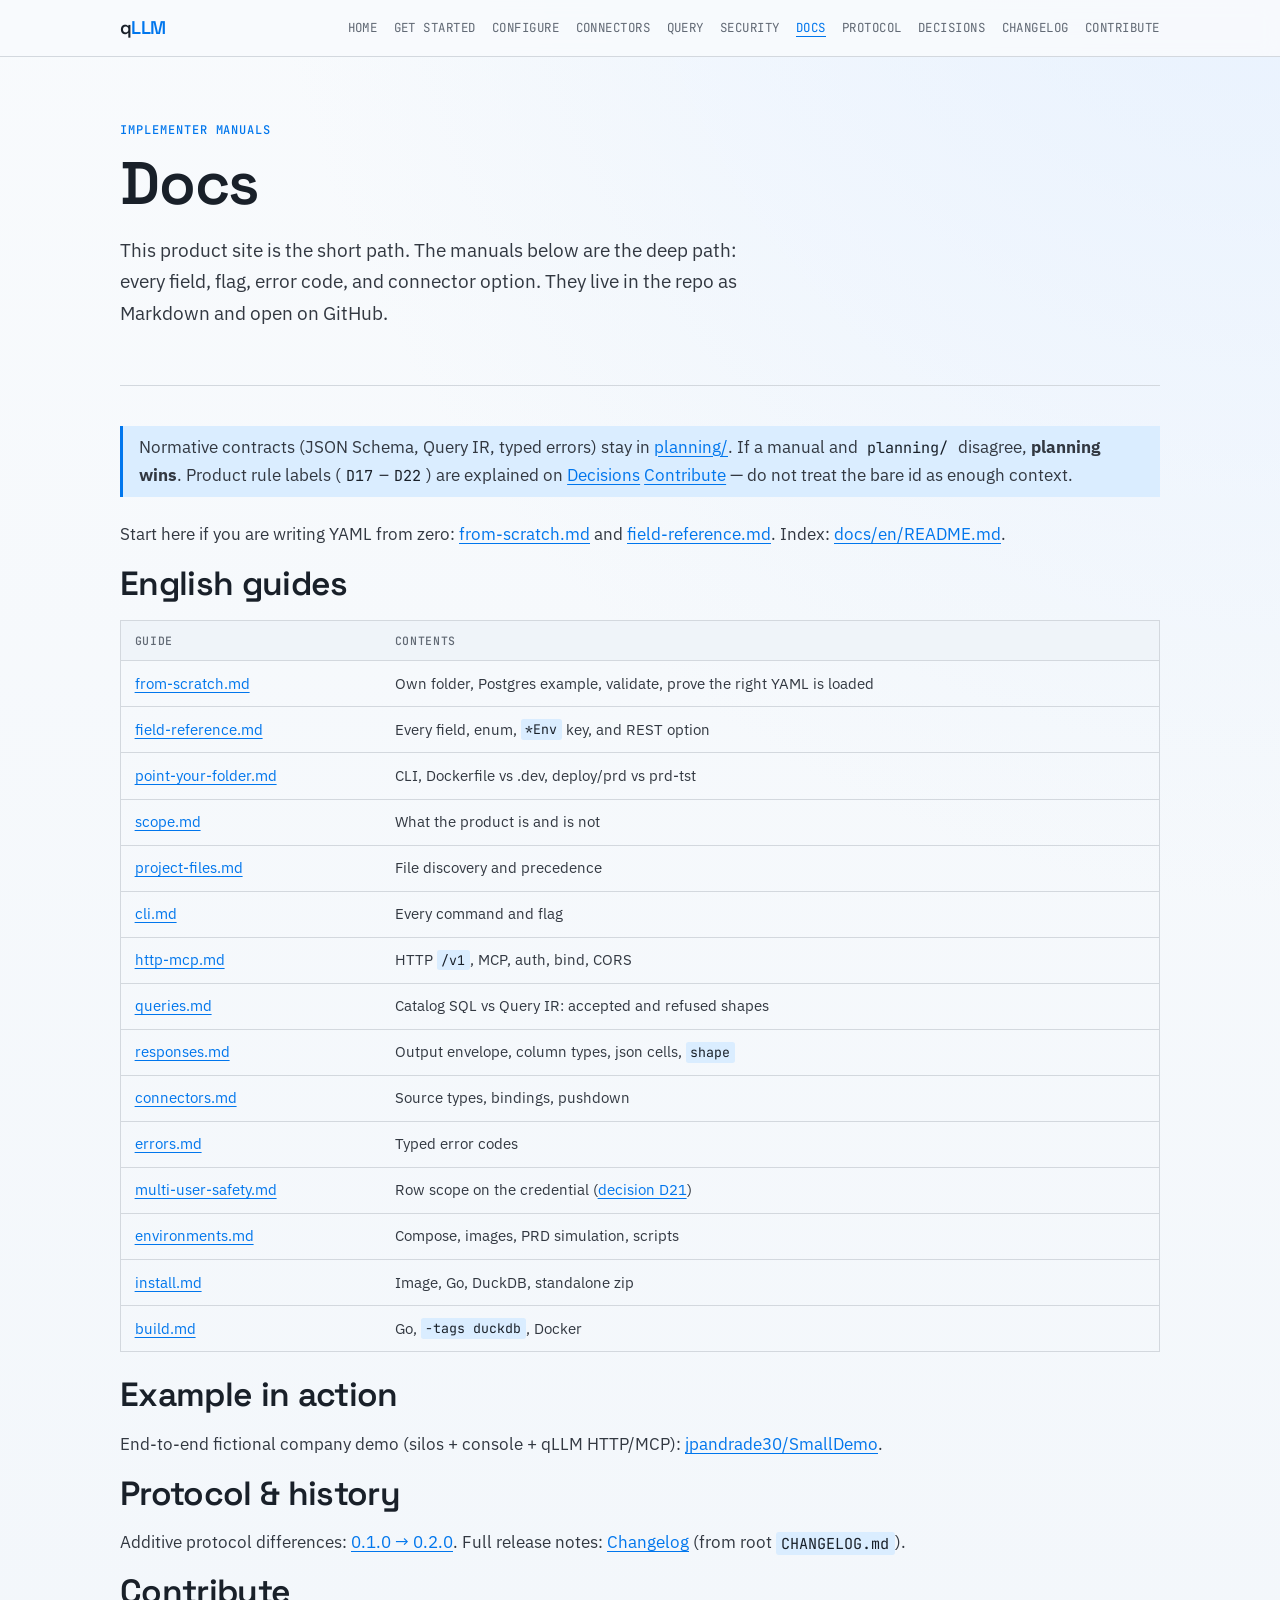
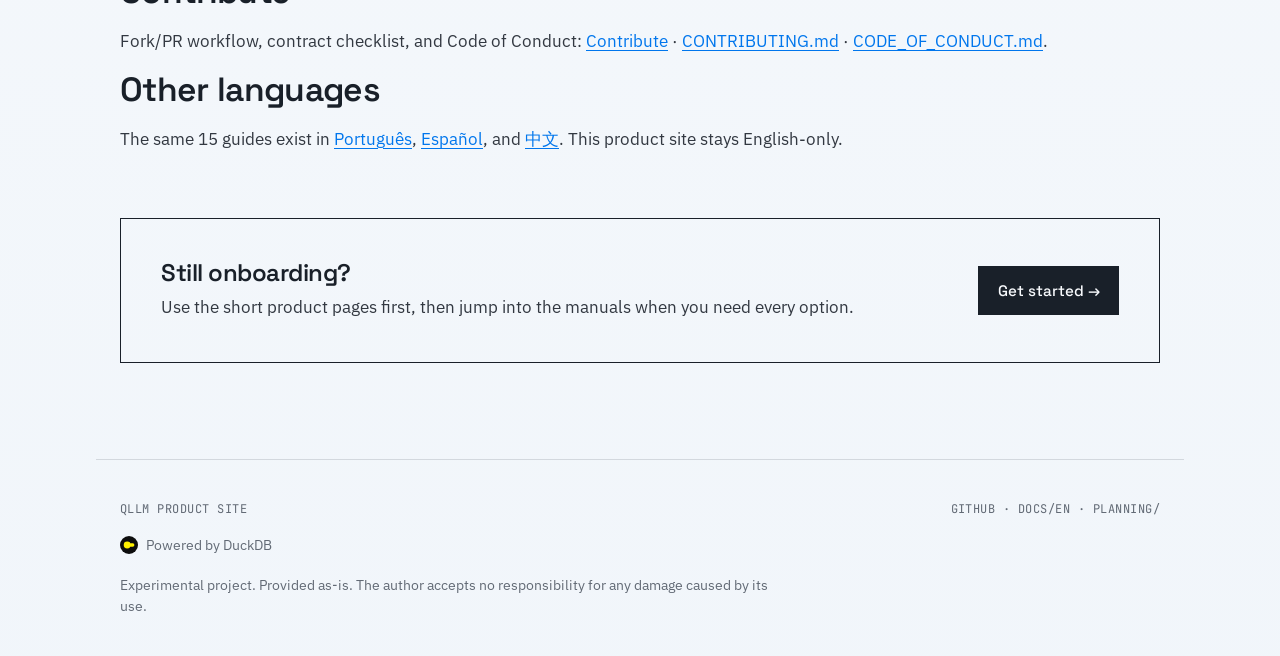
<file: site/docs.html>
<!DOCTYPE html>
<html lang="en">
  <head>
    <meta charset="utf-8" />
    <meta name="viewport" content="width=device-width, initial-scale=1" />
    <title>Docs — qLLM</title>
    <meta
      name="description"
      content="Deep implementer manuals for qLLM: field reference, CLI, HTTP/MCP, connectors, errors, and multi-user safety. Linked from the product site to docs/en on GitHub."
    />
    <link rel="preconnect" href="https://fonts.googleapis.com" />
    <link rel="preconnect" href="https://fonts.gstatic.com" crossorigin />
    <link
      href="https://fonts.googleapis.com/css2?family=IBM+Plex+Sans:wght@400;500;600&family=JetBrains+Mono:wght@400;500&family=Space+Grotesk:wght@500;600&display=swap"
      rel="stylesheet"
    />
    <link rel="icon" href="assets/StudyingCat.ico" type="image/x-icon" />
    <link rel="stylesheet" href="assets/styles.css" />
  </head>
  <body>
    <header class="site-header">
      <div class="site-header__inner">
        <a class="brand" href="index.html">q<span>LLM</span></a>
        <button class="nav-toggle" type="button" aria-expanded="false" aria-controls="site-nav">
          Menu
        </button>
                <nav id="site-nav" class="site-nav" aria-label="Primary">
          <a href="index.html">Home</a>
          <a href="get-started.html">Get started</a>
          <a href="configure.html">Configure</a>
          <a href="connectors.html">Connectors</a>
          <a href="query.html">Query</a>
          <a href="security.html">Security</a>
          <a href="docs.html" aria-current="page">Docs</a>
          <a href="protocol.html">Protocol</a>
          <a href="decisions.html">Decisions</a>
          <a href="changelog.html">Changelog</a>
          <a href="contribute.html">Contribute</a>
        </nav>
      </div>
    </header>

    <main class="wrap">
      <header class="page-head">
        <span class="mono-label">Implementer manuals</span>
        <h1>Docs</h1>
        <p class="lead">
          This product site is the short path. The manuals below are the deep path: every field,
          flag, error code, and connector option. They live in the repo as Markdown and open on
          GitHub.
        </p>
      </header>

      <section class="reveal">
        <p class="note">
          Normative contracts (JSON Schema, Query IR, typed errors) stay in
          <a href="https://github.com/jpandrade30/qLLM/tree/main/planning">planning/</a>. If a
          manual and <code>planning/</code> disagree, <strong>planning wins</strong>. Product rule
          labels (<code>D17</code>–<code>D22</code>) are explained on
          <a href="decisions.html">Decisions</a>
          <a href="contribute.html">Contribute</a> — do not treat the bare id as enough context.
        </p>
        <p>
          Start here if you are writing YAML from zero:
          <a href="https://github.com/jpandrade30/qLLM/blob/main/docs/en/from-scratch.md"
            >from-scratch.md</a
          >
          and
          <a href="https://github.com/jpandrade30/qLLM/blob/main/docs/en/field-reference.md"
            >field-reference.md</a
          >. Index:
          <a href="https://github.com/jpandrade30/qLLM/blob/main/docs/en/README.md"
            >docs/en/README.md</a
          >.
        </p>
      </section>

      <section class="reveal">
        <h2>English guides</h2>
        <div class="table-wrap">
          <table>
            <thead>
              <tr>
                <th>Guide</th>
                <th>Contents</th>
              </tr>
            </thead>
            <tbody>
              <tr>
                <td>
                  <a href="https://github.com/jpandrade30/qLLM/blob/main/docs/en/from-scratch.md"
                    >from-scratch.md</a
                  >
                </td>
                <td>Own folder, Postgres example, validate, prove the right YAML is loaded</td>
              </tr>
              <tr>
                <td>
                  <a
                    href="https://github.com/jpandrade30/qLLM/blob/main/docs/en/field-reference.md"
                    >field-reference.md</a
                  >
                </td>
                <td>Every field, enum, <code>*Env</code> key, and REST option</td>
              </tr>
              <tr>
                <td>
                  <a
                    href="https://github.com/jpandrade30/qLLM/blob/main/docs/en/point-your-folder.md"
                    >point-your-folder.md</a
                  >
                </td>
                <td>CLI, Dockerfile vs .dev, deploy/prd vs prd-tst</td>
              </tr>
              <tr>
                <td>
                  <a href="https://github.com/jpandrade30/qLLM/blob/main/docs/en/scope.md"
                    >scope.md</a
                  >
                </td>
                <td>What the product is and is not</td>
              </tr>
              <tr>
                <td>
                  <a href="https://github.com/jpandrade30/qLLM/blob/main/docs/en/project-files.md"
                    >project-files.md</a
                  >
                </td>
                <td>File discovery and precedence</td>
              </tr>
              <tr>
                <td>
                  <a href="https://github.com/jpandrade30/qLLM/blob/main/docs/en/cli.md">cli.md</a>
                </td>
                <td>Every command and flag</td>
              </tr>
              <tr>
                <td>
                  <a href="https://github.com/jpandrade30/qLLM/blob/main/docs/en/http-mcp.md"
                    >http-mcp.md</a
                  >
                </td>
                <td>HTTP <code>/v1</code>, MCP, auth, bind, CORS</td>
              </tr>
              <tr>
                <td>
                  <a href="https://github.com/jpandrade30/qLLM/blob/main/docs/en/queries.md"
                    >queries.md</a
                  >
                </td>
                <td>Catalog SQL vs Query IR: accepted and refused shapes</td>
              </tr>
              <tr>
                <td>
                  <a href="https://github.com/jpandrade30/qLLM/blob/main/docs/en/responses.md"
                    >responses.md</a
                  >
                </td>
                <td>Output envelope, column types, json cells, <code>shape</code></td>
              </tr>
              <tr>
                <td>
                  <a href="https://github.com/jpandrade30/qLLM/blob/main/docs/en/connectors.md"
                    >connectors.md</a
                  >
                </td>
                <td>Source types, bindings, pushdown</td>
              </tr>
              <tr>
                <td>
                  <a href="https://github.com/jpandrade30/qLLM/blob/main/docs/en/errors.md"
                    >errors.md</a
                  >
                </td>
                <td>Typed error codes</td>
              </tr>
              <tr>
                <td>
                  <a
                    href="https://github.com/jpandrade30/qLLM/blob/main/docs/en/multi-user-safety.md"
                    >multi-user-safety.md</a
                  >
                </td>
                <td>
                  Row scope on the credential
                  (<a href="decisions.html#d21">decision D21</a>)
                </td>
              </tr>
              <tr>
                <td>
                  <a href="https://github.com/jpandrade30/qLLM/blob/main/docs/en/environments.md"
                    >environments.md</a
                  >
                </td>
                <td>Compose, images, PRD simulation, scripts</td>
              </tr>
              <tr>
                <td>
                  <a href="https://github.com/jpandrade30/qLLM/blob/main/docs/en/install.md"
                    >install.md</a
                  >
                </td>
                <td>Image, Go, DuckDB, standalone zip</td>
              </tr>
              <tr>
                <td>
                  <a href="https://github.com/jpandrade30/qLLM/blob/main/docs/en/build.md"
                    >build.md</a
                  >
                </td>
                <td>Go, <code>-tags duckdb</code>, Docker</td>
              </tr>
            </tbody>
          </table>
        </div>
      </section>

      <section class="reveal">
        <h2>Example in action</h2>
        <p>
          End-to-end fictional company demo (silos + console + qLLM HTTP/MCP):
          <a href="https://github.com/jpandrade30/SmallDemo">jpandrade30/SmallDemo</a>.
        </p>
      </section>

      <section class="reveal">
        <h2>Protocol &amp; history</h2>
        <p>
          Additive protocol differences:
          <a href="protocol.html">0.1.0 → 0.2.0</a>. Full release notes:
          <a href="changelog.html">Changelog</a> (from root
          <code>CHANGELOG.md</code>).
        </p>
      </section>

      <section class="reveal">
        <h2>Contribute</h2>
        <p>
          Fork/PR workflow, contract checklist, and Code of Conduct:
          <a href="contribute.html">Contribute</a> ·
          <a href="https://github.com/jpandrade30/qLLM/blob/main/CONTRIBUTING.md">CONTRIBUTING.md</a>
          ·
          <a href="https://github.com/jpandrade30/qLLM/blob/main/CODE_OF_CONDUCT.md"
            >CODE_OF_CONDUCT.md</a
          >.
        </p>
      </section>

      <section class="reveal">
        <h2>Other languages</h2>
        <p>
          The same 15 guides exist in
          <a href="https://github.com/jpandrade30/qLLM/tree/main/docs/pt">Português</a>,
          <a href="https://github.com/jpandrade30/qLLM/tree/main/docs/es">Español</a>, and
          <a href="https://github.com/jpandrade30/qLLM/tree/main/docs/zh">中文</a>. This product site
          stays English-only.
        </p>
      </section>

      <div class="cta-band reveal">
        <div>
          <h2>Still onboarding?</h2>
          <p style="margin: 0.5rem 0 0">
            Use the short product pages first, then jump into the manuals when you need every option.
          </p>
        </div>
        <a class="btn" href="get-started.html">Get started →</a>
      </div>
    </main>

    <footer class="site-footer">
      <div class="site-footer__row">
<span>qLLM product site</span>
      <span>
        <a href="https://github.com/jpandrade30/qLLM">GitHub</a>
        ·
        <a href="https://github.com/jpandrade30/qLLM/tree/main/docs/en">docs/en</a>
        ·
        <a href="https://github.com/jpandrade30/qLLM/tree/main/planning">planning/</a>
      </span>
      </div>
      <p class="site-footer__powered">
        <a class="powered-by-duckdb" href="https://duckdb.org/" rel="noopener noreferrer">
          <img src="assets/duckdb.svg" width="20" height="20" alt="" />
          Powered by DuckDB
        </a>
      </p>
      <p class="site-footer__disclaimer">
        Experimental project. Provided as-is. The author accepts no responsibility for any damage
        caused by its use.
      </p>
    </footer>
    <script src="assets/site.js"></script>
  </body>
</html>
</file>
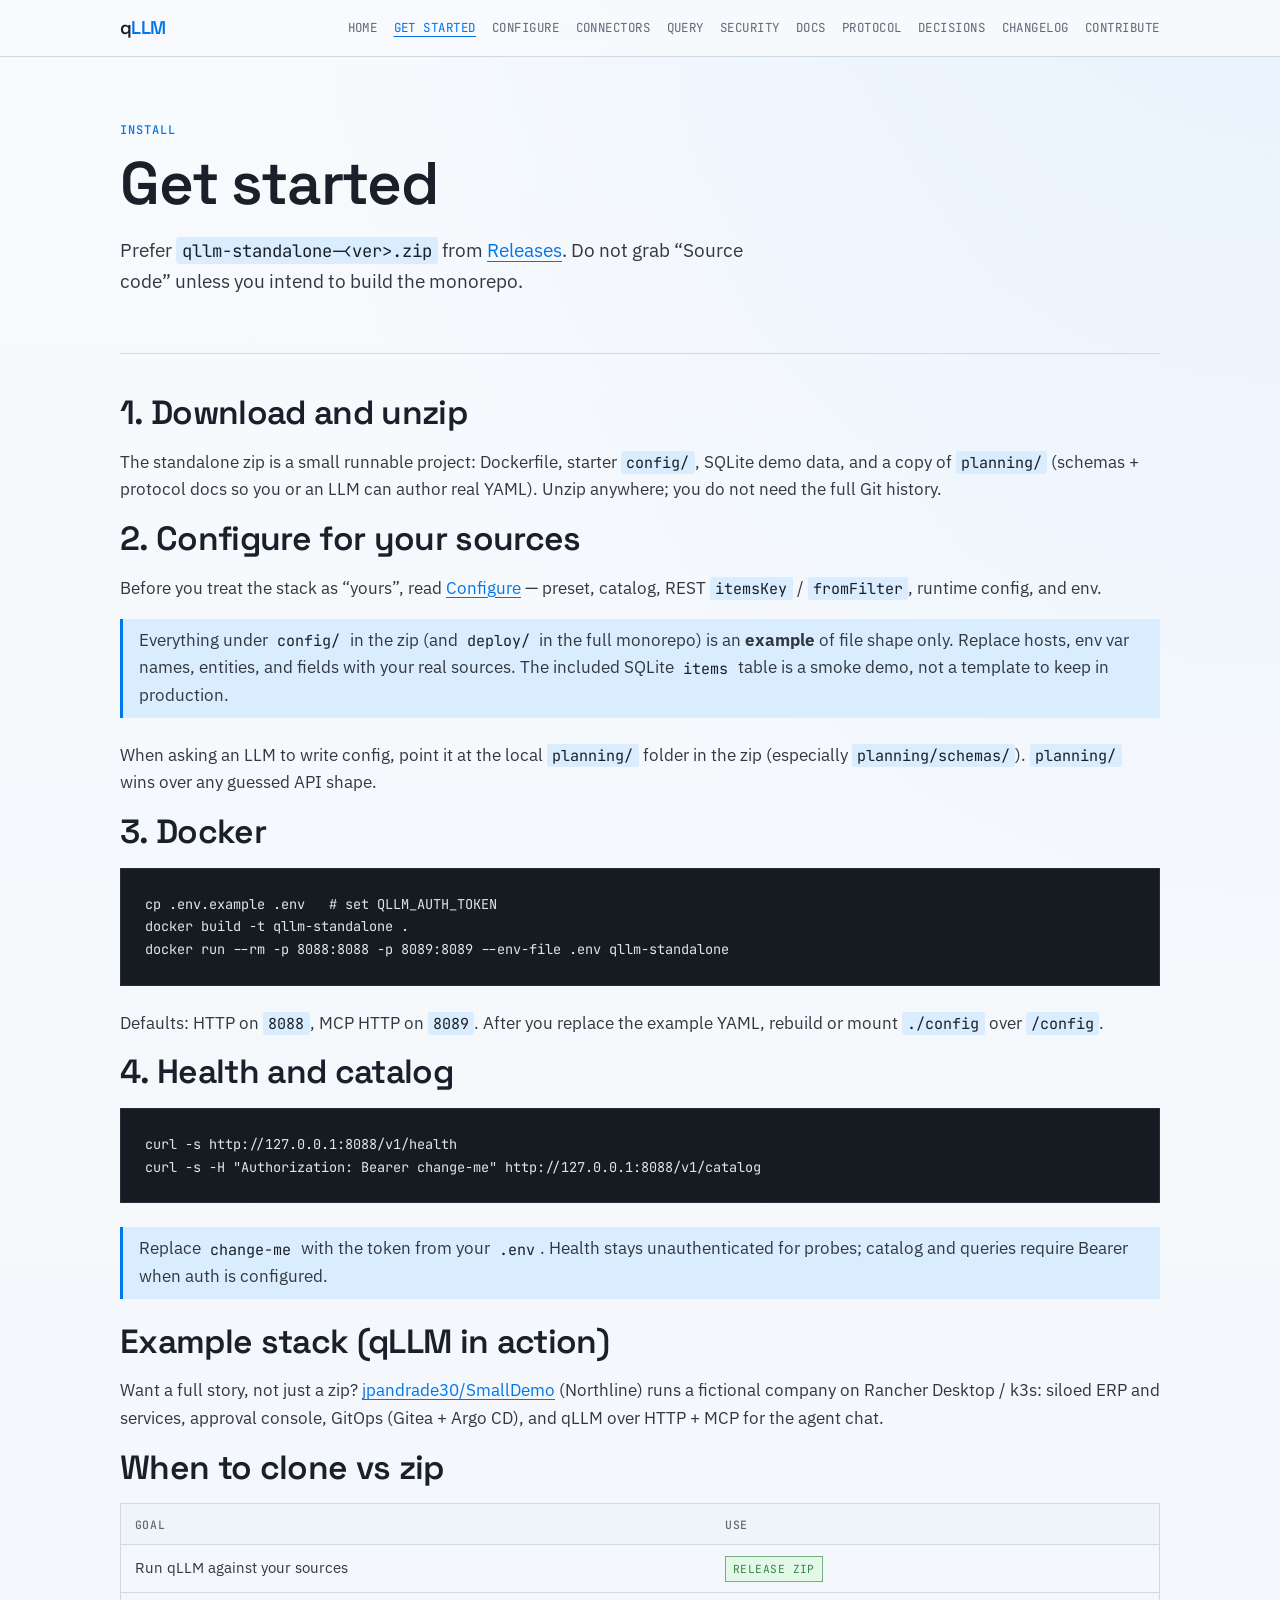
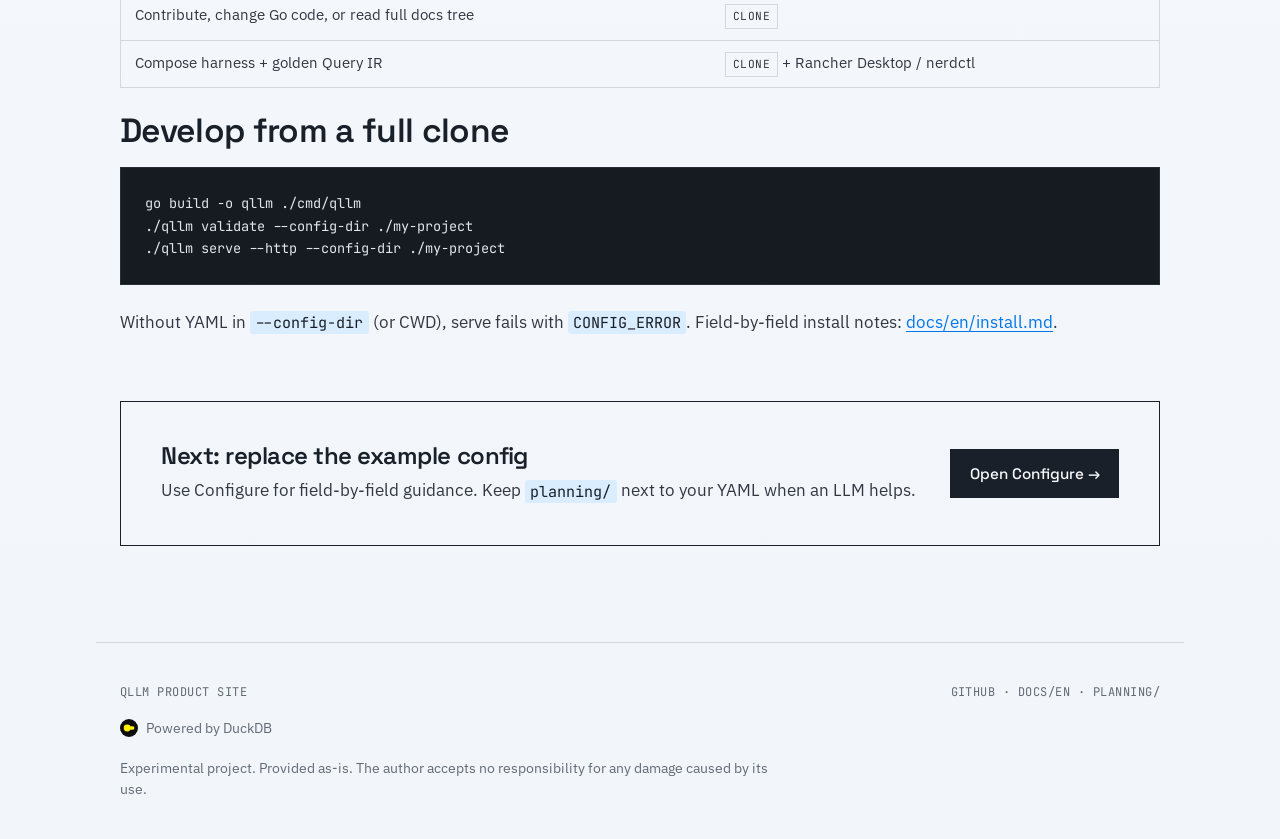
<file: site/get-started.html>
<!DOCTYPE html>
<html lang="en">
  <head>
    <meta charset="utf-8" />
    <meta name="viewport" content="width=device-width, initial-scale=1" />
    <title>Get started — qLLM</title>
    <meta
      name="description"
      content="Install qLLM from the Release standalone zip, run with Docker, and hit health/catalog. When to clone vs zip."
    />
    <link rel="preconnect" href="https://fonts.googleapis.com" />
    <link rel="preconnect" href="https://fonts.gstatic.com" crossorigin />
    <link
      href="https://fonts.googleapis.com/css2?family=IBM+Plex+Sans:wght@400;500;600&family=JetBrains+Mono:wght@400;500&family=Space+Grotesk:wght@500;600&display=swap"
      rel="stylesheet"
    />
    <link rel="icon" href="assets/StudyingCat.ico" type="image/x-icon" />
    <link rel="stylesheet" href="assets/styles.css" />
  </head>
  <body>
    <header class="site-header">
      <div class="site-header__inner">
        <a class="brand" href="index.html">q<span>LLM</span></a>
        <button class="nav-toggle" type="button" aria-expanded="false" aria-controls="site-nav">
          Menu
        </button>
                <nav id="site-nav" class="site-nav" aria-label="Primary">
          <a href="index.html">Home</a>
          <a href="get-started.html" aria-current="page">Get started</a>
          <a href="configure.html">Configure</a>
          <a href="connectors.html">Connectors</a>
          <a href="query.html">Query</a>
          <a href="security.html">Security</a>
          <a href="docs.html">Docs</a>
          <a href="protocol.html">Protocol</a>
          <a href="decisions.html">Decisions</a>
          <a href="changelog.html">Changelog</a>
          <a href="contribute.html">Contribute</a>
        </nav>
      </div>
    </header>

    <main class="wrap">
      <header class="page-head">
        <span class="mono-label">Install</span>
        <h1>Get started</h1>
        <p class="lead">
          Prefer <code>qllm-standalone-&lt;ver&gt;.zip</code> from
          <a href="https://github.com/jpandrade30/qLLM/releases">Releases</a>. Do not grab “Source
          code” unless you intend to build the monorepo.
        </p>
      </header>

      <section class="reveal">
        <h2>1. Download and unzip</h2>
        <p>
          The standalone zip is a small runnable project: Dockerfile, starter
          <code>config/</code>, SQLite demo data, and a copy of <code>planning/</code> (schemas +
          protocol docs so you or an LLM can author real YAML). Unzip anywhere; you do not need the
          full Git history.
        </p>
      </section>

      <section class="reveal">
        <h2>2. Configure for your sources</h2>
        <p>
          Before you treat the stack as “yours”, read
          <a href="configure.html">Configure</a> — preset, catalog, REST
          <code>itemsKey</code> / <code>fromFilter</code>, runtime config, and env.
        </p>
        <p class="note">
          Everything under <code>config/</code> in the zip (and <code>deploy/</code> in the full
          monorepo) is an <strong>example</strong> of file shape only. Replace hosts, env var names,
          entities, and fields with your real sources. The included SQLite
          <code>items</code> table is a smoke demo, not a template to keep in production.
        </p>
        <p>
          When asking an LLM to write config, point it at the local <code>planning/</code> folder
          in the zip (especially <code>planning/schemas/</code>). <code>planning/</code> wins over
          any guessed API shape.
        </p>
      </section>

      <section class="reveal">
        <h2>3. Docker</h2>
        <pre><code>cp .env.example .env   # set QLLM_AUTH_TOKEN
docker build -t qllm-standalone .
docker run --rm -p 8088:8088 -p 8089:8089 --env-file .env qllm-standalone</code></pre>
        <p>
          Defaults: HTTP on <code>8088</code>, MCP HTTP on <code>8089</code>. After you replace the
          example YAML, rebuild or mount <code>./config</code> over <code>/config</code>.
        </p>
      </section>

      <section class="reveal">
        <h2>4. Health and catalog</h2>
        <pre><code>curl -s http://127.0.0.1:8088/v1/health
curl -s -H "Authorization: Bearer change-me" http://127.0.0.1:8088/v1/catalog</code></pre>
        <p class="note">
          Replace <code>change-me</code> with the token from your <code>.env</code>. Health stays
          unauthenticated for probes; catalog and queries require Bearer when auth is configured.
        </p>
      </section>

      <section class="reveal">
        <h2>Example stack (qLLM in action)</h2>
        <p>
          Want a full story, not just a zip?
          <a href="https://github.com/jpandrade30/SmallDemo">jpandrade30/SmallDemo</a> (Northline)
          runs a fictional company on Rancher Desktop / k3s: siloed ERP and services, approval
          console, GitOps (Gitea + Argo CD), and qLLM over HTTP + MCP for the agent chat.
        </p>
      </section>

      <section class="reveal">
        <h2>When to clone vs zip</h2>
        <div class="table-wrap">
          <table>
            <thead>
              <tr>
                <th>Goal</th>
                <th>Use</th>
              </tr>
            </thead>
            <tbody>
              <tr>
                <td>Run qLLM against your sources</td>
                <td><span class="chip chip--ok">Release zip</span></td>
              </tr>
              <tr>
                <td>Contribute, change Go code, or read full docs tree</td>
                <td><span class="chip">Clone</span></td>
              </tr>
              <tr>
                <td>Compose harness + golden Query IR</td>
                <td><span class="chip">Clone</span> + Rancher Desktop / nerdctl</td>
              </tr>
            </tbody>
          </table>
        </div>
      </section>

      <section class="reveal">
        <h2>Develop from a full clone</h2>
        <pre><code>go build -o qllm ./cmd/qllm
./qllm validate --config-dir ./my-project
./qllm serve --http --config-dir ./my-project</code></pre>
        <p>
          Without YAML in <code>--config-dir</code> (or CWD), serve fails with
          <code>CONFIG_ERROR</code>. Field-by-field install notes:
          <a href="https://github.com/jpandrade30/qLLM/blob/main/docs/en/install.md">docs/en/install.md</a>.
        </p>
      </section>

      <div class="cta-band reveal">
        <div>
          <h2>Next: replace the example config</h2>
          <p style="margin: 0.5rem 0 0">
            Use Configure for field-by-field guidance. Keep <code>planning/</code> next to your YAML
            when an LLM helps.
          </p>
        </div>
        <a class="btn" href="configure.html">Open Configure →</a>
      </div>
    </main>

    <footer class="site-footer">
      <div class="site-footer__row">
<span>qLLM product site</span>
      <span>
        <a href="https://github.com/jpandrade30/qLLM">GitHub</a>
        ·
        <a href="https://github.com/jpandrade30/qLLM/tree/main/docs/en">docs/en</a>
        ·
        <a href="https://github.com/jpandrade30/qLLM/tree/main/planning">planning/</a>
      </span>
      </div>
      <p class="site-footer__powered">
        <a class="powered-by-duckdb" href="https://duckdb.org/" rel="noopener noreferrer">
          <img src="assets/duckdb.svg" width="20" height="20" alt="" />
          Powered by DuckDB
        </a>
      </p>
      <p class="site-footer__disclaimer">
        Experimental project. Provided as-is. The author accepts no responsibility for any damage
        caused by its use.
      </p>
    </footer>
    <script src="assets/site.js"></script>
  </body>
</html>
</file>
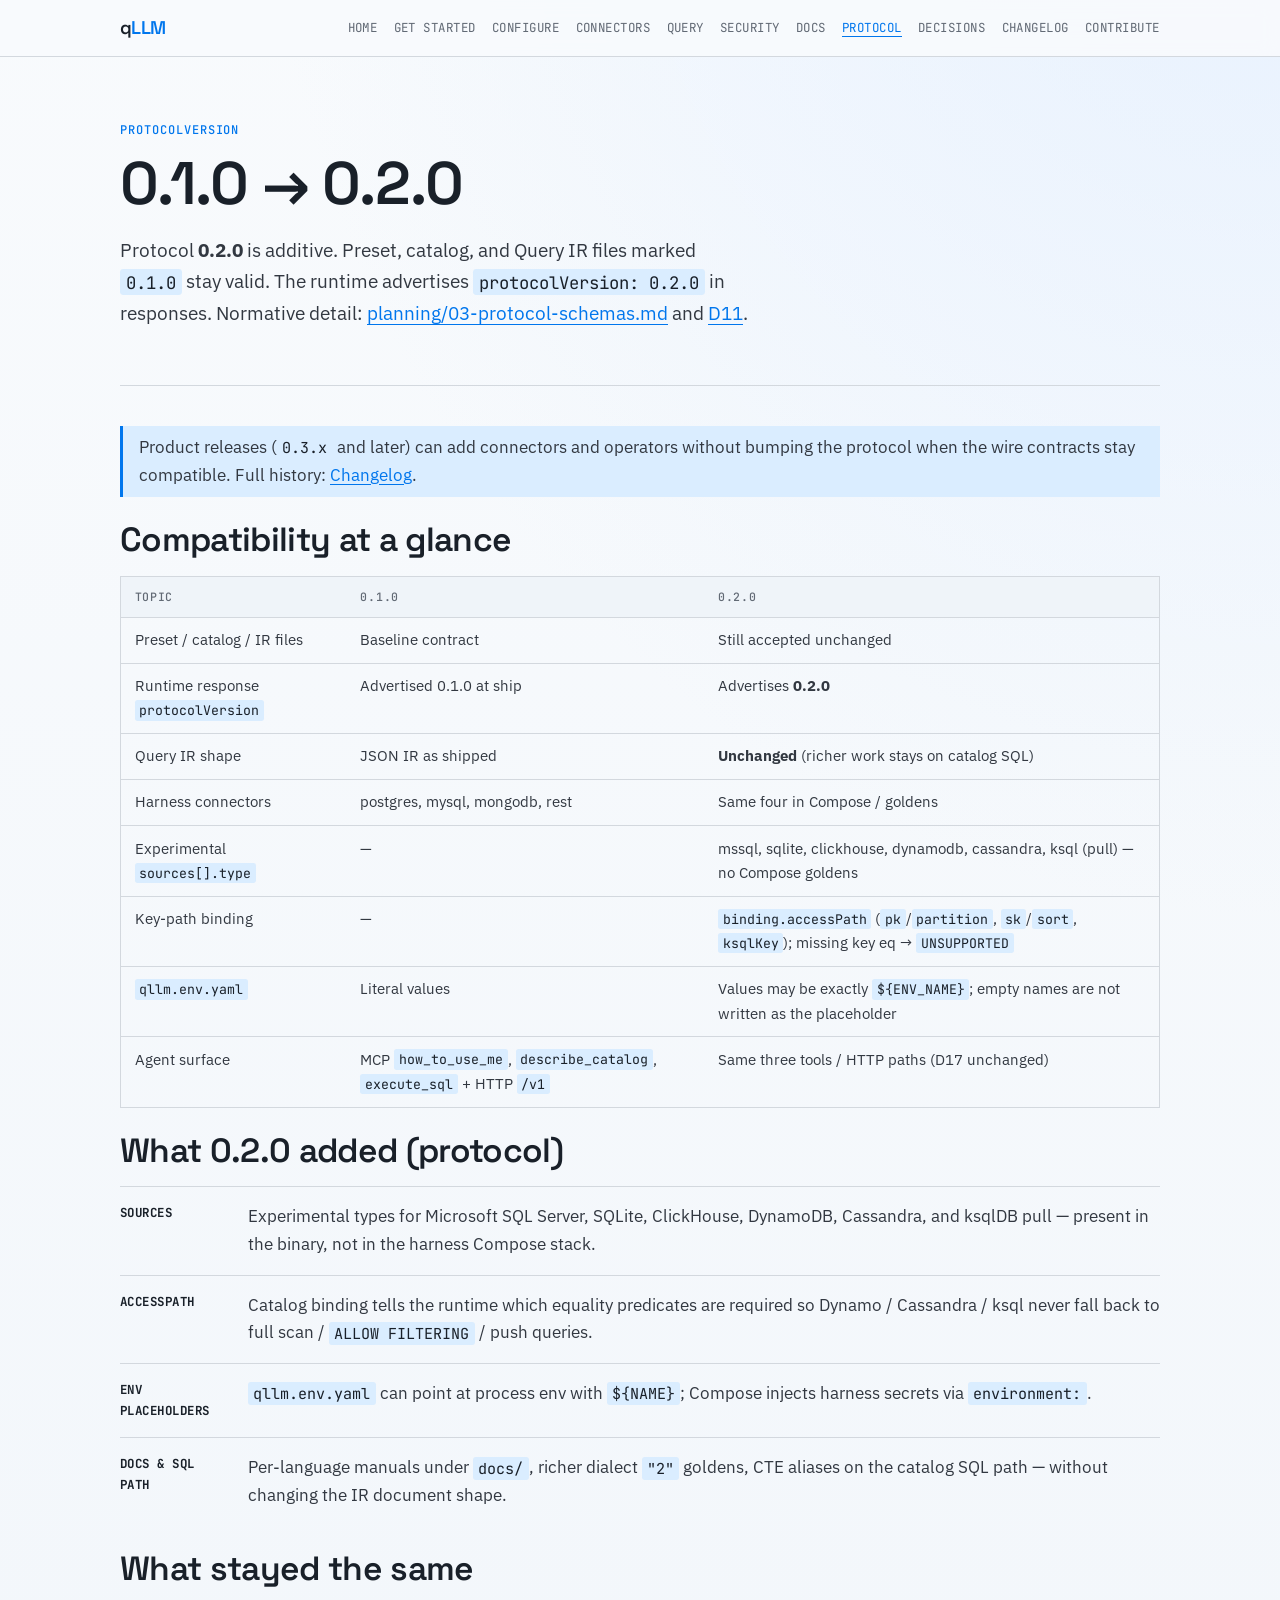
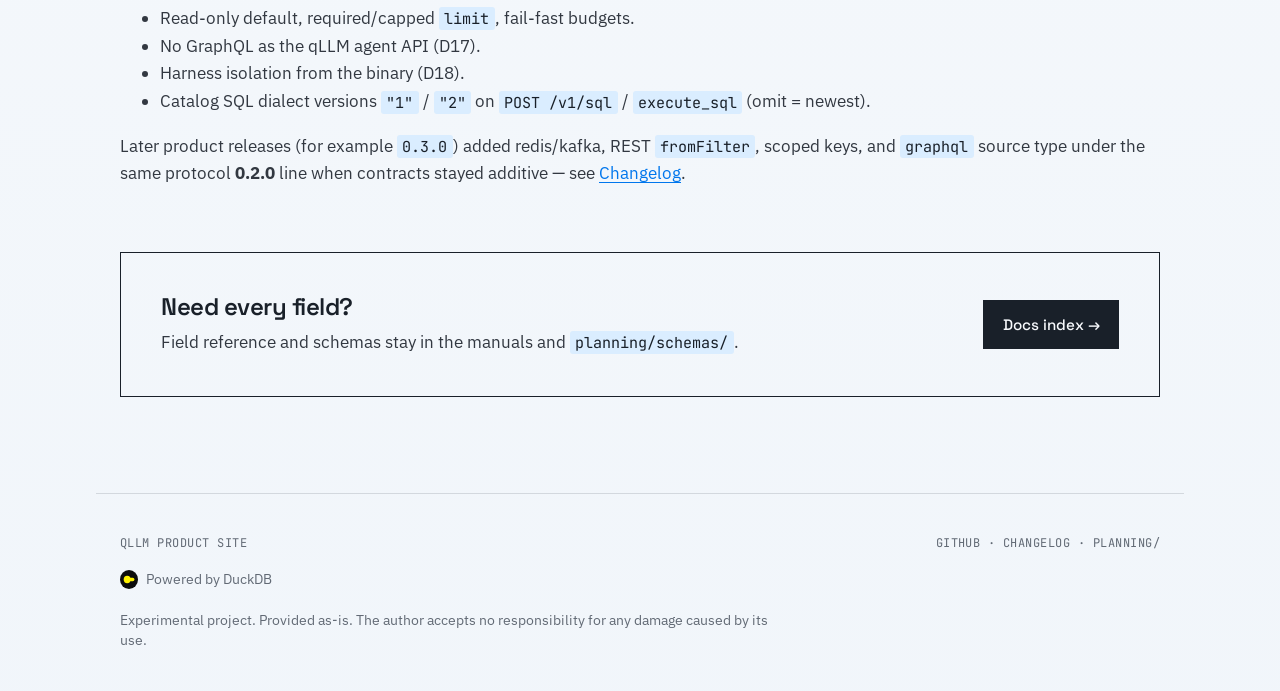
<file: site/protocol.html>
<!DOCTYPE html>
<html lang="en">
  <head>
    <meta charset="utf-8" />
    <meta name="viewport" content="width=device-width, initial-scale=1" />
    <title>Protocol 0.1.0 → 0.2.0 — qLLM</title>
    <meta
      name="description"
      content="What changed between qLLM protocolVersion 0.1.0 and 0.2.0: additive source types, accessPath, unchanged Query IR shape, and compatibility rules."
    />
    <link rel="preconnect" href="https://fonts.googleapis.com" />
    <link rel="preconnect" href="https://fonts.gstatic.com" crossorigin />
    <link
      href="https://fonts.googleapis.com/css2?family=IBM+Plex+Sans:wght@400;500;600&family=JetBrains+Mono:wght@400;500&family=Space+Grotesk:wght@500;600&display=swap"
      rel="stylesheet"
    />
    <link rel="icon" href="assets/StudyingCat.ico" type="image/x-icon" />
    <link rel="stylesheet" href="assets/styles.css" />
  </head>
  <body>
    <header class="site-header">
      <div class="site-header__inner">
        <a class="brand" href="index.html">q<span>LLM</span></a>
        <button class="nav-toggle" type="button" aria-expanded="false" aria-controls="site-nav">
          Menu
        </button>
                <nav id="site-nav" class="site-nav" aria-label="Primary">
          <a href="index.html">Home</a>
          <a href="get-started.html">Get started</a>
          <a href="configure.html">Configure</a>
          <a href="connectors.html">Connectors</a>
          <a href="query.html">Query</a>
          <a href="security.html">Security</a>
          <a href="docs.html">Docs</a>
          <a href="protocol.html" aria-current="page">Protocol</a>
          <a href="decisions.html">Decisions</a>
          <a href="changelog.html">Changelog</a>
          <a href="contribute.html">Contribute</a>
        </nav>
      </div>
    </header>

    <main class="wrap">
      <header class="page-head">
        <span class="mono-label">protocolVersion</span>
        <h1>0.1.0 → 0.2.0</h1>
        <p class="lead">
          Protocol <strong>0.2.0</strong> is additive. Preset, catalog, and Query IR files marked
          <code>0.1.0</code> stay valid. The runtime advertises <code>protocolVersion: 0.2.0</code>
          in responses. Normative detail:
          <a href="https://github.com/jpandrade30/qLLM/blob/main/planning/03-protocol-schemas.md"
            >planning/03-protocol-schemas.md</a
          >
          and
          <a href="https://github.com/jpandrade30/qLLM/blob/main/planning/01-decisions.md"
            >D11</a
          >.
        </p>
      </header>

      <section class="reveal">
        <p class="note">
          Product releases (<code>0.3.x</code> and later) can add connectors and operators without
          bumping the protocol when the wire contracts stay compatible. Full history:
          <a href="changelog.html">Changelog</a>.
        </p>
      </section>

      <section class="reveal">
        <h2>Compatibility at a glance</h2>
        <div class="table-wrap">
          <table>
            <thead>
              <tr>
                <th>Topic</th>
                <th>0.1.0</th>
                <th>0.2.0</th>
              </tr>
            </thead>
            <tbody>
              <tr>
                <td>Preset / catalog / IR files</td>
                <td>Baseline contract</td>
                <td>Still accepted unchanged</td>
              </tr>
              <tr>
                <td>Runtime response <code>protocolVersion</code></td>
                <td>Advertised 0.1.0 at ship</td>
                <td>Advertises <strong>0.2.0</strong></td>
              </tr>
              <tr>
                <td>Query IR shape</td>
                <td>JSON IR as shipped</td>
                <td><strong>Unchanged</strong> (richer work stays on catalog SQL)</td>
              </tr>
              <tr>
                <td>Harness connectors</td>
                <td>postgres, mysql, mongodb, rest</td>
                <td>Same four in Compose / goldens</td>
              </tr>
              <tr>
                <td>Experimental <code>sources[].type</code></td>
                <td>—</td>
                <td>
                  mssql, sqlite, clickhouse, dynamodb, cassandra, ksql (pull) — no Compose goldens
                </td>
              </tr>
              <tr>
                <td>Key-path binding</td>
                <td>—</td>
                <td>
                  <code>binding.accessPath</code> (<code>pk</code>/<code>partition</code>,
                  <code>sk</code>/<code>sort</code>, <code>ksqlKey</code>); missing key eq →
                  <code>UNSUPPORTED</code>
                </td>
              </tr>
              <tr>
                <td><code>qllm.env.yaml</code></td>
                <td>Literal values</td>
                <td>
                  Values may be exactly <code>${ENV_NAME}</code>; empty names are not written as the
                  placeholder
                </td>
              </tr>
              <tr>
                <td>Agent surface</td>
                <td>
                  MCP <code>how_to_use_me</code>, <code>describe_catalog</code>,
                  <code>execute_sql</code> + HTTP <code>/v1</code>
                </td>
                <td>Same three tools / HTTP paths (D17 unchanged)</td>
              </tr>
            </tbody>
          </table>
        </div>
      </section>

      <section class="reveal">
        <h2>What 0.2.0 added (protocol)</h2>
        <ul class="ban">
          <li>
            <strong>Sources</strong>
            <span
              >Experimental types for Microsoft SQL Server, SQLite, ClickHouse, DynamoDB, Cassandra,
              and ksqlDB pull — present in the binary, not in the harness Compose stack.</span
            >
          </li>
          <li>
            <strong>accessPath</strong>
            <span
              >Catalog binding tells the runtime which equality predicates are required so Dynamo /
              Cassandra / ksql never fall back to full scan / <code>ALLOW FILTERING</code> /
              push queries.</span
            >
          </li>
          <li>
            <strong>Env placeholders</strong>
            <span
              ><code>qllm.env.yaml</code> can point at process env with <code>${NAME}</code>; Compose
              injects harness secrets via <code>environment:</code>.</span
            >
          </li>
          <li>
            <strong>Docs &amp; SQL path</strong>
            <span
              >Per-language manuals under <code>docs/</code>, richer dialect <code>"2"</code> goldens,
              CTE aliases on the catalog SQL path — without changing the IR document shape.</span
            >
          </li>
        </ul>
      </section>

      <section class="reveal">
        <h2>What stayed the same</h2>
        <ul>
          <li>Read-only default, required/capped <code>limit</code>, fail-fast budgets.</li>
          <li>No GraphQL as the qLLM agent API (D17).</li>
          <li>Harness isolation from the binary (D18).</li>
          <li>
            Catalog SQL dialect versions <code>"1"</code> / <code>"2"</code> on
            <code>POST /v1/sql</code> / <code>execute_sql</code> (omit = newest).
          </li>
        </ul>
        <p>
          Later product releases (for example <code>0.3.0</code>) added redis/kafka, REST
          <code>fromFilter</code>, scoped keys, and <code>graphql</code> source type under the same
          protocol <strong>0.2.0</strong> line when contracts stayed additive — see
          <a href="changelog.html">Changelog</a>.
        </p>
      </section>

      <div class="cta-band reveal">
        <div>
          <h2>Need every field?</h2>
          <p style="margin: 0.5rem 0 0">
            Field reference and schemas stay in the manuals and <code>planning/schemas/</code>.
          </p>
        </div>
        <a class="btn" href="docs.html">Docs index →</a>
      </div>
    </main>

    <footer class="site-footer">
      <div class="site-footer__row">
<span>qLLM product site</span>
      <span>
        <a href="https://github.com/jpandrade30/qLLM">GitHub</a>
        ·
        <a href="changelog.html">Changelog</a>
        ·
        <a href="https://github.com/jpandrade30/qLLM/tree/main/planning">planning/</a>
      </span>
      </div>
      <p class="site-footer__powered">
        <a class="powered-by-duckdb" href="https://duckdb.org/" rel="noopener noreferrer">
          <img src="assets/duckdb.svg" width="20" height="20" alt="" />
          Powered by DuckDB
        </a>
      </p>
      <p class="site-footer__disclaimer">
        Experimental project. Provided as-is. The author accepts no responsibility for any damage
        caused by its use.
      </p>
    </footer>
    <script src="assets/site.js"></script>
  </body>
</html>
</file>
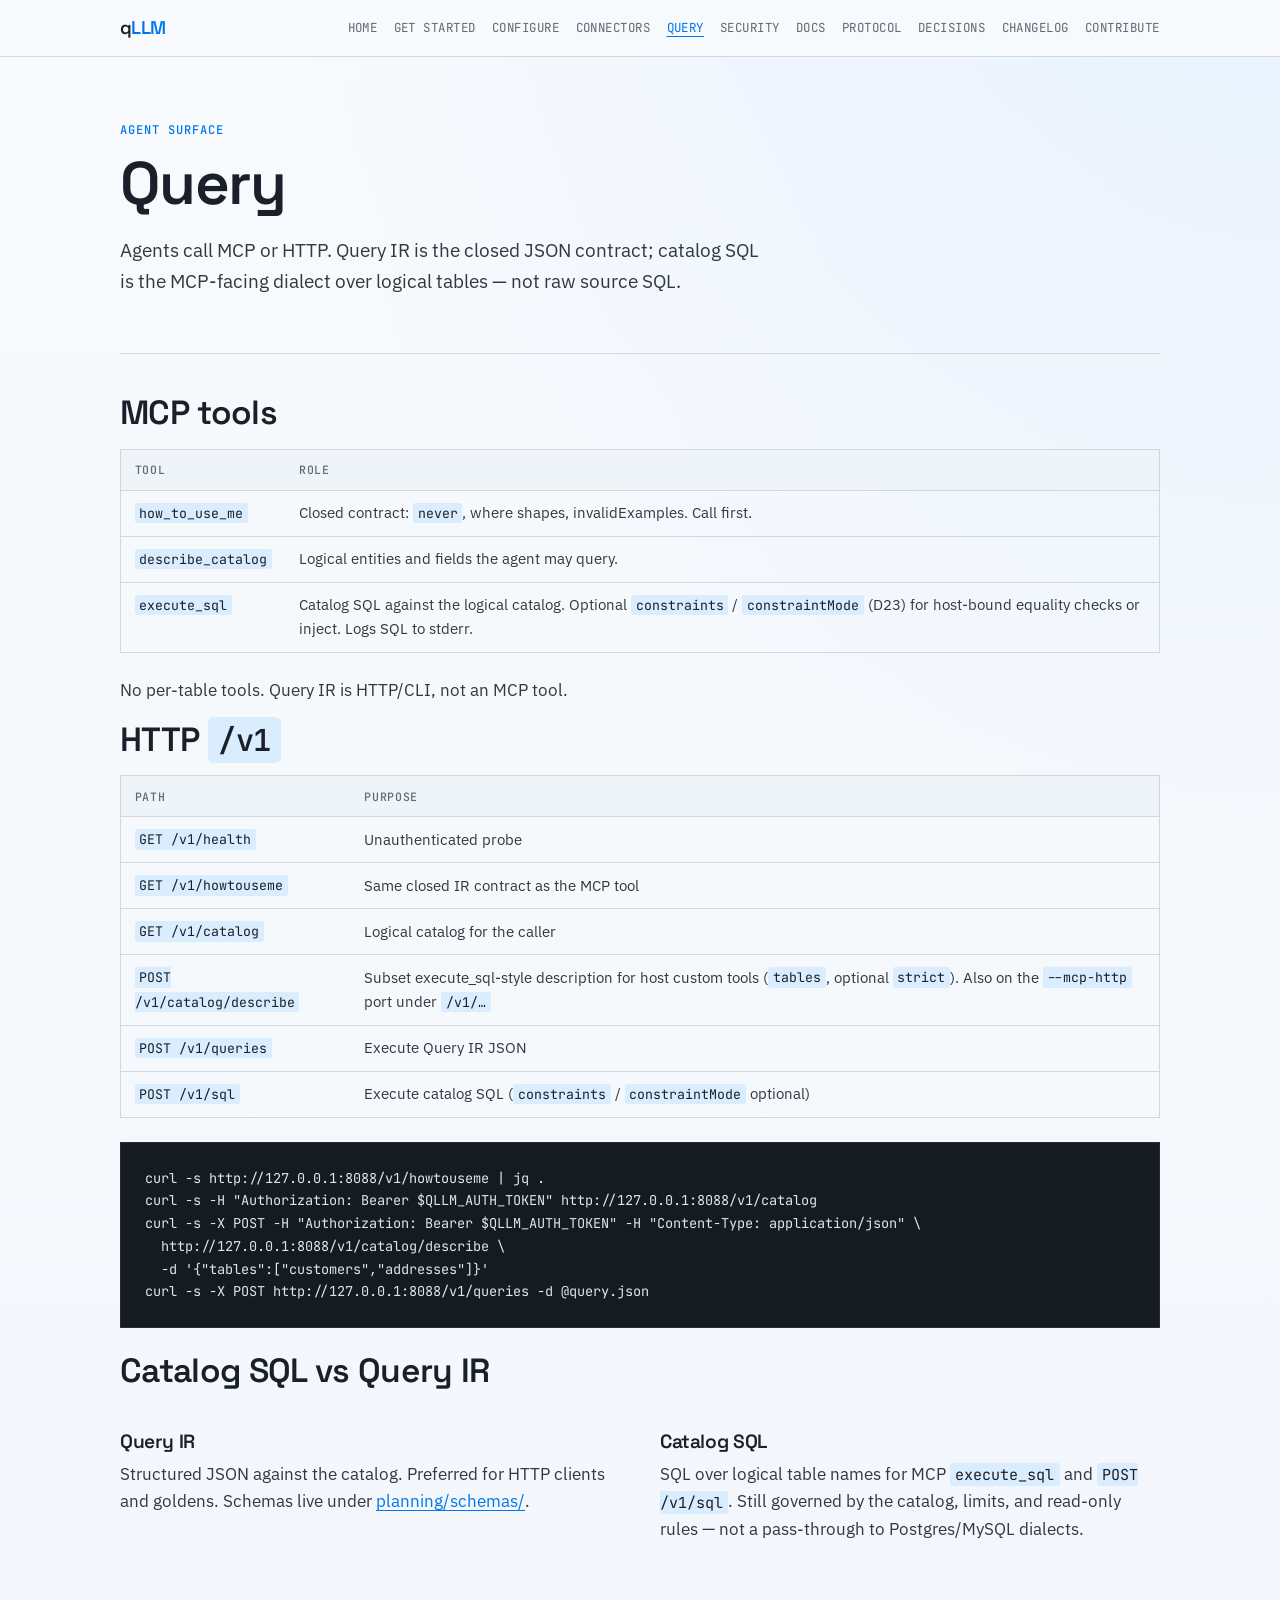
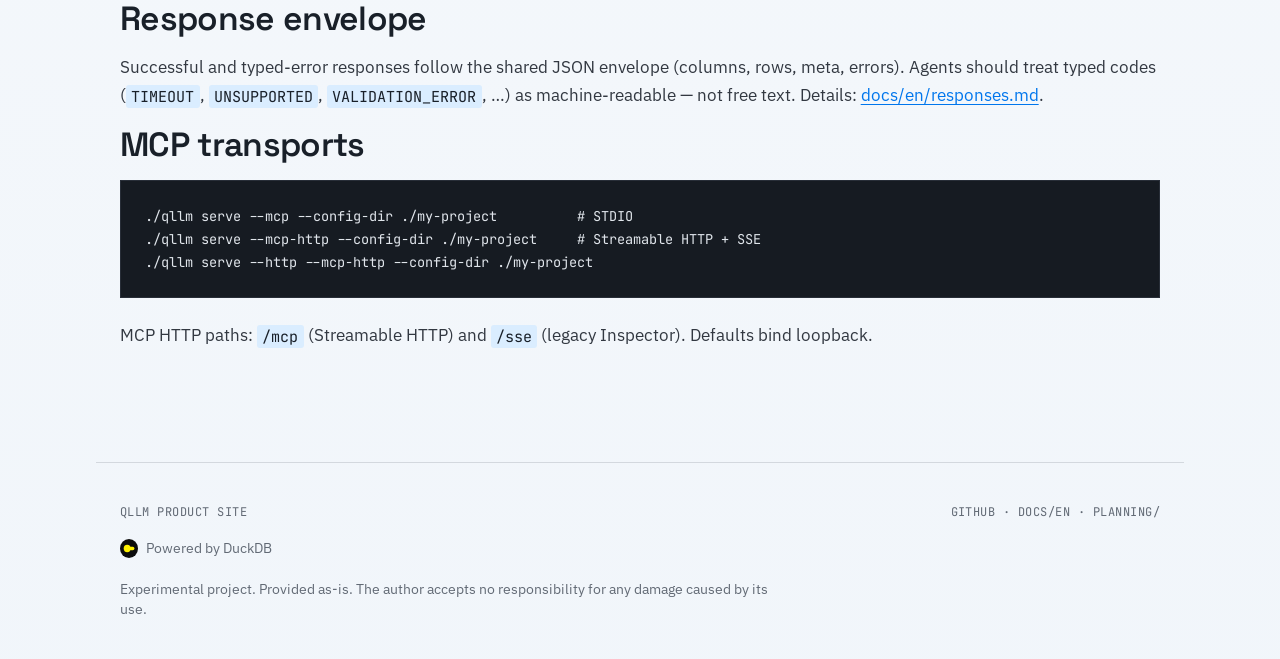
<file: site/query.html>
<!DOCTYPE html>
<html lang="en">
  <head>
    <meta charset="utf-8" />
    <meta name="viewport" content="width=device-width, initial-scale=1" />
    <title>Query — qLLM</title>
    <meta
      name="description"
      content="qLLM MCP tools, HTTP /v1 endpoints, catalog SQL vs Query IR, how_to_use_me, and the response envelope."
    />
    <link rel="preconnect" href="https://fonts.googleapis.com" />
    <link rel="preconnect" href="https://fonts.gstatic.com" crossorigin />
    <link
      href="https://fonts.googleapis.com/css2?family=IBM+Plex+Sans:wght@400;500;600&family=JetBrains+Mono:wght@400;500&family=Space+Grotesk:wght@500;600&display=swap"
      rel="stylesheet"
    />
    <link rel="icon" href="assets/StudyingCat.ico" type="image/x-icon" />
    <link rel="stylesheet" href="assets/styles.css" />
  </head>
  <body>
    <header class="site-header">
      <div class="site-header__inner">
        <a class="brand" href="index.html">q<span>LLM</span></a>
        <button class="nav-toggle" type="button" aria-expanded="false" aria-controls="site-nav">
          Menu
        </button>
                <nav id="site-nav" class="site-nav" aria-label="Primary">
          <a href="index.html">Home</a>
          <a href="get-started.html">Get started</a>
          <a href="configure.html">Configure</a>
          <a href="connectors.html">Connectors</a>
          <a href="query.html" aria-current="page">Query</a>
          <a href="security.html">Security</a>
          <a href="docs.html">Docs</a>
          <a href="protocol.html">Protocol</a>
          <a href="decisions.html">Decisions</a>
          <a href="changelog.html">Changelog</a>
          <a href="contribute.html">Contribute</a>
        </nav>
      </div>
    </header>

    <main class="wrap">
      <header class="page-head">
        <span class="mono-label">Agent surface</span>
        <h1>Query</h1>
        <p class="lead">
          Agents call MCP or HTTP. Query IR is the closed JSON contract; catalog SQL is the MCP-facing
          dialect over logical tables — not raw source SQL.
        </p>
      </header>

      <section class="reveal">
        <h2>MCP tools</h2>
        <div class="table-wrap">
          <table>
            <thead>
              <tr>
                <th>Tool</th>
                <th>Role</th>
              </tr>
            </thead>
            <tbody>
              <tr>
                <td><code>how_to_use_me</code></td>
                <td>Closed contract: <code>never</code>, where shapes, invalidExamples. Call first.</td>
              </tr>
              <tr>
                <td><code>describe_catalog</code></td>
                <td>Logical entities and fields the agent may query.</td>
              </tr>
              <tr>
                <td><code>execute_sql</code></td>
                <td>
                  Catalog SQL against the logical catalog. Optional
                  <code>constraints</code> / <code>constraintMode</code> (D23) for host-bound
                  equality checks or inject. Logs SQL to stderr.
                </td>
              </tr>
            </tbody>
          </table>
        </div>
        <p>No per-table tools. Query IR is HTTP/CLI, not an MCP tool.</p>
      </section>

      <section class="reveal">
        <h2>HTTP <code>/v1</code></h2>
        <div class="table-wrap">
          <table>
            <thead>
              <tr>
                <th>Path</th>
                <th>Purpose</th>
              </tr>
            </thead>
            <tbody>
              <tr>
                <td><code>GET /v1/health</code></td>
                <td>Unauthenticated probe</td>
              </tr>
              <tr>
                <td><code>GET /v1/howtouseme</code></td>
                <td>Same closed IR contract as the MCP tool</td>
              </tr>
              <tr>
                <td><code>GET /v1/catalog</code></td>
                <td>Logical catalog for the caller</td>
              </tr>
              <tr>
                <td><code>POST /v1/catalog/describe</code></td>
                <td>
                  Subset execute_sql-style description for host custom tools
                  (<code>tables</code>, optional <code>strict</code>). Also on the
                  <code>--mcp-http</code> port under <code>/v1/…</code>
                </td>
              </tr>
              <tr>
                <td><code>POST /v1/queries</code></td>
                <td>Execute Query IR JSON</td>
              </tr>
              <tr>
                <td><code>POST /v1/sql</code></td>
                <td>
                  Execute catalog SQL (<code>constraints</code> /
                  <code>constraintMode</code> optional)
                </td>
              </tr>
            </tbody>
          </table>
        </div>
        <pre><code>curl -s http://127.0.0.1:8088/v1/howtouseme | jq .
curl -s -H "Authorization: Bearer $QLLM_AUTH_TOKEN" http://127.0.0.1:8088/v1/catalog
curl -s -X POST -H "Authorization: Bearer $QLLM_AUTH_TOKEN" -H "Content-Type: application/json" \
  http://127.0.0.1:8088/v1/catalog/describe \
  -d '{"tables":["customers","addresses"]}'
curl -s -X POST http://127.0.0.1:8088/v1/queries -d @query.json</code></pre>
      </section>

      <section class="reveal">
        <h2>Catalog SQL vs Query IR</h2>
        <div class="two-col">
          <div>
            <h3>Query IR</h3>
            <p>
              Structured JSON against the catalog. Preferred for HTTP clients and goldens. Schemas
              live under
              <a href="https://github.com/jpandrade30/qLLM/tree/main/planning/schemas"
                >planning/schemas/</a
              >.
            </p>
          </div>
          <div>
            <h3>Catalog SQL</h3>
            <p>
              SQL over logical table names for MCP <code>execute_sql</code> and
              <code>POST /v1/sql</code>. Still governed by the catalog, limits, and read-only rules —
              not a pass-through to Postgres/MySQL dialects.
            </p>
          </div>
        </div>
      </section>

      <section class="reveal">
        <h2>Response envelope</h2>
        <p>
          Successful and typed-error responses follow the shared JSON envelope (columns, rows,
          meta, errors). Agents should treat typed codes (<code>TIMEOUT</code>,
          <code>UNSUPPORTED</code>, <code>VALIDATION_ERROR</code>, …) as machine-readable — not free
          text. Details:
          <a href="https://github.com/jpandrade30/qLLM/blob/main/docs/en/responses.md"
            >docs/en/responses.md</a
          >.
        </p>
      </section>

      <section class="reveal">
        <h2>MCP transports</h2>
        <pre><code>./qllm serve --mcp --config-dir ./my-project          # STDIO
./qllm serve --mcp-http --config-dir ./my-project     # Streamable HTTP + SSE
./qllm serve --http --mcp-http --config-dir ./my-project</code></pre>
        <p>
          MCP HTTP paths: <code>/mcp</code> (Streamable HTTP) and <code>/sse</code> (legacy
          Inspector). Defaults bind loopback.
        </p>
      </section>
    </main>

    <footer class="site-footer">
      <div class="site-footer__row">
<span>qLLM product site</span>
      <span>
        <a href="https://github.com/jpandrade30/qLLM">GitHub</a>
        ·
        <a href="https://github.com/jpandrade30/qLLM/tree/main/docs/en">docs/en</a>
        ·
        <a href="https://github.com/jpandrade30/qLLM/tree/main/planning">planning/</a>
      </span>
      </div>
      <p class="site-footer__powered">
        <a class="powered-by-duckdb" href="https://duckdb.org/" rel="noopener noreferrer">
          <img src="assets/duckdb.svg" width="20" height="20" alt="" />
          Powered by DuckDB
        </a>
      </p>
      <p class="site-footer__disclaimer">
        Experimental project. Provided as-is. The author accepts no responsibility for any damage
        caused by its use.
      </p>
    </footer>
    <script src="assets/site.js"></script>
  </body>
</html>
</file>
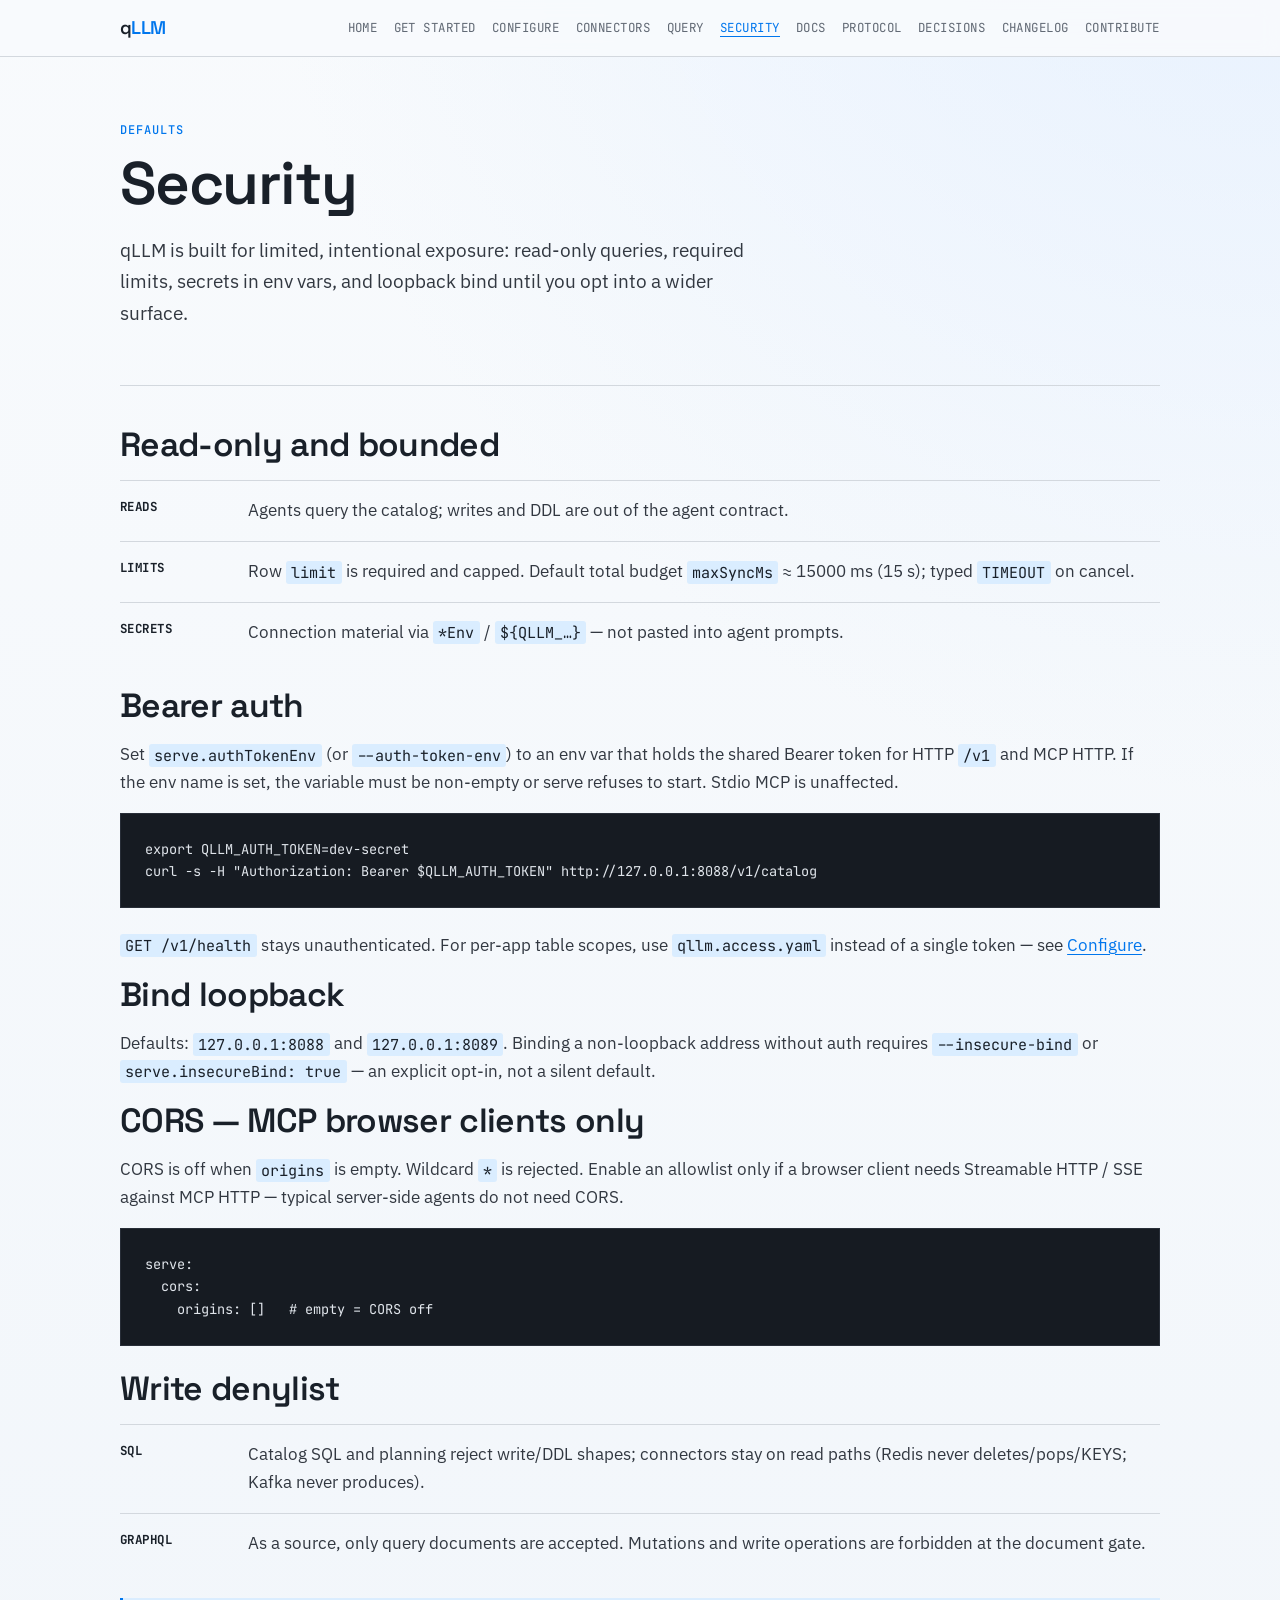
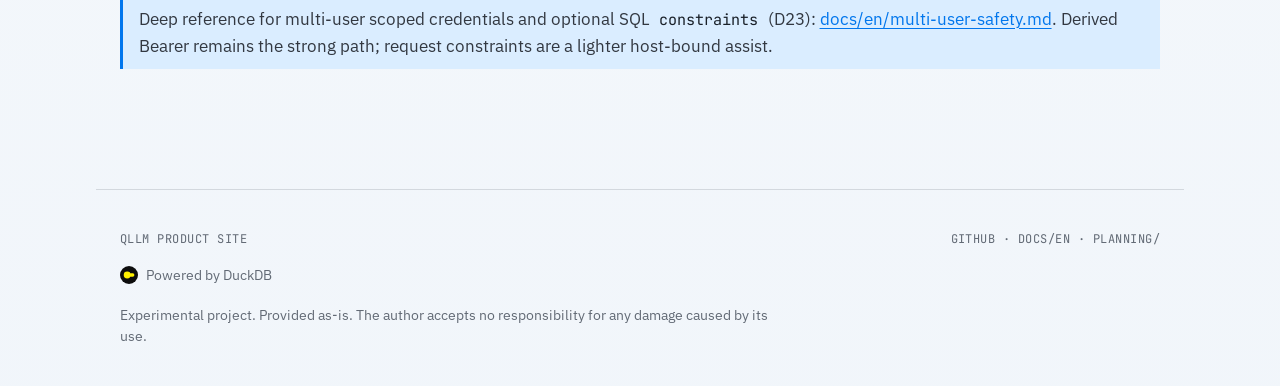
<file: site/security.html>
<!DOCTYPE html>
<html lang="en">
  <head>
    <meta charset="utf-8" />
    <meta name="viewport" content="width=device-width, initial-scale=1" />
    <title>Security — qLLM</title>
    <meta
      name="description"
      content="qLLM security defaults: read-only, Bearer auth, loopback bind, CORS for MCP only, SQL and GraphQL write denylist."
    />
    <link rel="preconnect" href="https://fonts.googleapis.com" />
    <link rel="preconnect" href="https://fonts.gstatic.com" crossorigin />
    <link
      href="https://fonts.googleapis.com/css2?family=IBM+Plex+Sans:wght@400;500;600&family=JetBrains+Mono:wght@400;500&family=Space+Grotesk:wght@500;600&display=swap"
      rel="stylesheet"
    />
    <link rel="icon" href="assets/StudyingCat.ico" type="image/x-icon" />
    <link rel="stylesheet" href="assets/styles.css" />
  </head>
  <body>
    <header class="site-header">
      <div class="site-header__inner">
        <a class="brand" href="index.html">q<span>LLM</span></a>
        <button class="nav-toggle" type="button" aria-expanded="false" aria-controls="site-nav">
          Menu
        </button>
                <nav id="site-nav" class="site-nav" aria-label="Primary">
          <a href="index.html">Home</a>
          <a href="get-started.html">Get started</a>
          <a href="configure.html">Configure</a>
          <a href="connectors.html">Connectors</a>
          <a href="query.html">Query</a>
          <a href="security.html" aria-current="page">Security</a>
          <a href="docs.html">Docs</a>
          <a href="protocol.html">Protocol</a>
          <a href="decisions.html">Decisions</a>
          <a href="changelog.html">Changelog</a>
          <a href="contribute.html">Contribute</a>
        </nav>
      </div>
    </header>

    <main class="wrap">
      <header class="page-head">
        <span class="mono-label">Defaults</span>
        <h1>Security</h1>
        <p class="lead">
          qLLM is built for limited, intentional exposure: read-only queries, required limits,
          secrets in env vars, and loopback bind until you opt into a wider surface.
        </p>
      </header>

      <section class="reveal">
        <h2>Read-only and bounded</h2>
        <ul class="ban">
          <li>
            <strong>Reads</strong>
            <span>Agents query the catalog; writes and DDL are out of the agent contract.</span>
          </li>
          <li>
            <strong>Limits</strong>
            <span
              >Row <code>limit</code> is required and capped. Default total budget
              <code>maxSyncMs</code> ≈ 15000&nbsp;ms (15&nbsp;s); typed <code>TIMEOUT</code> on
              cancel.</span
            >
          </li>
          <li>
            <strong>Secrets</strong>
            <span>Connection material via <code>*Env</code> / <code>${QLLM_…}</code> — not pasted into agent prompts.</span>
          </li>
        </ul>
      </section>

      <section class="reveal">
        <h2>Bearer auth</h2>
        <p>
          Set <code>serve.authTokenEnv</code> (or <code>--auth-token-env</code>) to an env var that
          holds the shared Bearer token for HTTP <code>/v1</code> and MCP HTTP. If the env name is
          set, the variable must be non-empty or serve refuses to start. Stdio MCP is unaffected.
        </p>
        <pre><code>export QLLM_AUTH_TOKEN=dev-secret
curl -s -H "Authorization: Bearer $QLLM_AUTH_TOKEN" http://127.0.0.1:8088/v1/catalog</code></pre>
        <p>
          <code>GET /v1/health</code> stays unauthenticated. For per-app table scopes, use
          <code>qllm.access.yaml</code> instead of a single token — see
          <a href="configure.html">Configure</a>.
        </p>
      </section>

      <section class="reveal">
        <h2>Bind loopback</h2>
        <p>
          Defaults: <code>127.0.0.1:8088</code> and <code>127.0.0.1:8089</code>. Binding a
          non-loopback address without auth requires <code>--insecure-bind</code> or
          <code>serve.insecureBind: true</code> — an explicit opt-in, not a silent default.
        </p>
      </section>

      <section class="reveal">
        <h2>CORS — MCP browser clients only</h2>
        <p>
          CORS is off when <code>origins</code> is empty. Wildcard <code>*</code> is rejected. Enable
          an allowlist only if a browser client needs Streamable HTTP / SSE against MCP HTTP —
          typical server-side agents do not need CORS.
        </p>
        <pre><code>serve:
  cors:
    origins: []   # empty = CORS off</code></pre>
      </section>

      <section class="reveal">
        <h2>Write denylist</h2>
        <ul class="ban">
          <li>
            <strong>SQL</strong>
            <span
              >Catalog SQL and planning reject write/DDL shapes; connectors stay on read paths
              (Redis never deletes/pops/KEYS; Kafka never produces).</span
            >
          </li>
          <li>
            <strong>GraphQL</strong>
            <span
              >As a source, only query documents are accepted. Mutations and write operations are
              forbidden at the document gate.</span
            >
          </li>
        </ul>
        <p class="note">
          Deep reference for multi-user scoped credentials and optional SQL
          <code>constraints</code> (D23):
          <a href="https://github.com/jpandrade30/qLLM/blob/main/docs/en/multi-user-safety.md"
            >docs/en/multi-user-safety.md</a
          >. Derived Bearer remains the strong path; request constraints are a lighter host-bound
          assist.
        </p>
      </section>
    </main>

    <footer class="site-footer">
      <div class="site-footer__row">
<span>qLLM product site</span>
      <span>
        <a href="https://github.com/jpandrade30/qLLM">GitHub</a>
        ·
        <a href="https://github.com/jpandrade30/qLLM/tree/main/docs/en">docs/en</a>
        ·
        <a href="https://github.com/jpandrade30/qLLM/tree/main/planning">planning/</a>
      </span>
      </div>
      <p class="site-footer__powered">
        <a class="powered-by-duckdb" href="https://duckdb.org/" rel="noopener noreferrer">
          <img src="assets/duckdb.svg" width="20" height="20" alt="" />
          Powered by DuckDB
        </a>
      </p>
      <p class="site-footer__disclaimer">
        Experimental project. Provided as-is. The author accepts no responsibility for any damage
        caused by its use.
      </p>
    </footer>
    <script src="assets/site.js"></script>
  </body>
</html>
</file>
<file: site/assets/styles.css>
/* Hallmark · Cobalt-inspired · Narrative Workflow
   pre-emit critique: P5 H4 E4 S4 R4 V4
   Macrostructure: 14-narrative-workflow (index); long-document (inner) */

:root {
  --color-paper: oklch(98.5% 0.004 250);
  --color-ink: oklch(24% 0.02 258);
  --color-ink-soft: oklch(34% 0.018 257);
  --color-muted: oklch(52% 0.02 257);
  --color-rule: oklch(88% 0.01 250);
  --color-graphite: oklch(22% 0.016 260);
  --color-graphite-ink: oklch(92% 0.01 250);
  --color-accent: oklch(58% 0.20 256);
  --color-accent-soft: oklch(94% 0.04 256);
  --color-ok: oklch(55% 0.12 150);
  --font-display: "Space Grotesk", system-ui, sans-serif;
  --font-body: "IBM Plex Sans", system-ui, sans-serif;
  --font-mono: "JetBrains Mono", ui-monospace, monospace;
  --space-1: 0.25rem;
  --space-2: 0.5rem;
  --space-3: 1rem;
  --space-4: 1.5rem;
  --space-5: 2.5rem;
  --space-6: 4rem;
  --space-7: 6rem;
  --max: 68rem;
  --nav-h: 3.5rem;
  --ease: cubic-bezier(0.22, 1, 0.36, 1);
}

*,
*::before,
*::after {
  box-sizing: border-box;
}

html,
body {
  overflow-x: clip;
}

html {
  scroll-behavior: smooth;
}

@media (prefers-reduced-motion: reduce) {
  html {
    scroll-behavior: auto;
  }
  .reveal {
    opacity: 1 !important;
    transform: none !important;
    transition: none !important;
  }
}

body {
  margin: 0;
  font-family: var(--font-body);
  font-size: 1.05rem;
  line-height: 1.65;
  color: var(--color-ink-soft);
  background: var(--color-paper);
  background-image:
    radial-gradient(ellipse 80% 50% at 100% -10%, oklch(94% 0.03 256 / 0.7), transparent),
    linear-gradient(180deg, var(--color-paper), oklch(97% 0.008 250));
  min-height: 100%;
}

img {
  max-width: 100%;
  height: auto;
  display: block;
}

a {
  color: var(--color-accent);
  text-decoration-thickness: 1px;
  text-underline-offset: 0.2em;
}

a:hover {
  color: var(--color-ink);
}

h1,
h2,
h3,
h4 {
  font-family: var(--font-display);
  font-style: normal;
  color: var(--color-ink);
  letter-spacing: -0.02em;
  line-height: 1.15;
  overflow-wrap: anywhere;
  min-width: 0;
}

h1 {
  font-size: clamp(2.4rem, 6vw, 3.75rem);
  font-weight: 600;
  margin: 0 0 var(--space-3);
}

h2 {
  font-size: clamp(1.6rem, 3.5vw, 2.1rem);
  font-weight: 600;
  margin: 0 0 var(--space-3);
}

h3 {
  font-size: 1.2rem;
  font-weight: 600;
  margin: var(--space-4) 0 var(--space-2);
}

p {
  margin: 0 0 var(--space-3);
}

.lead {
  font-size: 1.2rem;
  color: var(--color-ink-soft);
  max-width: 40rem;
}

code,
kbd,
pre {
  font-family: var(--font-mono);
  font-size: 0.9em;
}

code {
  background: var(--color-accent-soft);
  color: var(--color-ink);
  padding: 0.1em 0.35em;
  border-radius: 0.2em;
}

pre {
  background: var(--color-graphite);
  color: var(--color-graphite-ink);
  padding: var(--space-4);
  border: 1px solid oklch(30% 0.02 260);
  overflow-x: auto;
  margin: 0 0 var(--space-4);
  line-height: 1.5;
}

pre code {
  background: none;
  color: inherit;
  padding: 0;
}

.mono-label {
  font-family: var(--font-mono);
  font-size: 0.75rem;
  font-weight: 500;
  letter-spacing: 0.08em;
  text-transform: uppercase;
  color: var(--color-accent);
}

/* Nav — edge-aligned minimal */
.site-header {
  position: sticky;
  top: 0;
  z-index: 40;
  background: oklch(98.5% 0.004 250 / 0.92);
  backdrop-filter: blur(10px);
  border-bottom: 1px solid var(--color-rule);
}

.site-header__inner {
  max-width: var(--max);
  margin: 0 auto;
  padding: 0 var(--space-4);
  min-height: var(--nav-h);
  display: flex;
  align-items: center;
  justify-content: space-between;
  gap: var(--space-3);
}

.brand {
  font-family: var(--font-display);
  font-weight: 600;
  font-size: 1.15rem;
  color: var(--color-ink);
  text-decoration: none;
  letter-spacing: -0.03em;
}

.brand:hover {
  color: var(--color-accent);
}

.brand span {
  color: var(--color-accent);
}

.nav-toggle {
  display: none;
  border: 1px solid var(--color-rule);
  background: var(--color-paper);
  color: var(--color-ink);
  font-family: var(--font-mono);
  font-size: 0.75rem;
  letter-spacing: 0.06em;
  text-transform: uppercase;
  padding: 0.45rem 0.7rem;
  cursor: pointer;
}

.nav-toggle:focus-visible {
  outline: 2px solid var(--color-accent);
  outline-offset: 2px;
}

.site-nav {
  display: flex;
  flex-wrap: wrap;
  gap: 0.15rem 1rem;
  align-items: center;
}

.site-nav a {
  font-family: var(--font-mono);
  font-size: 0.78rem;
  letter-spacing: 0.04em;
  text-transform: uppercase;
  text-decoration: none;
  color: var(--color-muted);
  white-space: nowrap;
}

.site-nav a:hover,
.site-nav a[aria-current="page"] {
  color: var(--color-accent);
}

.site-nav a[aria-current="page"] {
  text-decoration: underline;
  text-underline-offset: 0.35em;
}

@media (max-width: 768px) {
  .nav-toggle {
    display: inline-block;
  }
  .site-nav {
    display: none;
    width: 100%;
    flex-direction: column;
    align-items: flex-start;
    padding: 0 0 var(--space-3);
    gap: var(--space-2);
  }
  .site-header__inner {
    flex-wrap: wrap;
    padding-top: var(--space-2);
    padding-bottom: var(--space-2);
  }
  .site-header.is-open .site-nav {
    display: flex;
  }
}

.wrap {
  max-width: var(--max);
  margin: 0 auto;
  padding: var(--space-6) var(--space-4) var(--space-7);
}

/* Hero — photographic + brand-first */
.hero {
  display: grid;
  grid-template-columns: minmax(0, 1.1fr) minmax(0, 0.9fr);
  gap: var(--space-5);
  align-items: end;
  min-height: min(78vh, 40rem);
  padding-bottom: var(--space-6);
  border-bottom: 1px solid var(--color-rule);
  margin-bottom: var(--space-6);
}

.hero__brand {
  font-family: var(--font-display);
  font-size: clamp(3.5rem, 12vw, 7rem);
  font-weight: 600;
  letter-spacing: -0.04em;
  line-height: 0.9;
  color: var(--color-ink);
  margin: 0 0 var(--space-4);
}

.hero__brand em {
  font-style: normal;
  color: var(--color-accent);
}

.hero__visual {
  position: relative;
  min-width: 0;
}

.hero__visual img {
  width: 100%;
  max-height: min(52vh, 28rem);
  object-fit: contain;
  object-position: bottom right;
  filter: contrast(1.02);
}

.hero__cta {
  display: flex;
  flex-wrap: wrap;
  gap: var(--space-3);
  margin-top: var(--space-4);
}

@media (max-width: 768px) {
  .hero {
    grid-template-columns: minmax(0, 1fr);
    min-height: auto;
    gap: var(--space-4);
  }
  .hero__visual {
    order: -1;
  }
  .hero__visual img {
    max-height: 40vh;
    margin-inline: auto;
  }
}

.btn {
  display: inline-flex;
  align-items: center;
  justify-content: center;
  gap: 0.4rem;
  font-family: var(--font-display);
  font-weight: 500;
  font-size: 0.95rem;
  padding: 0.7rem 1.15rem;
  border: 1px solid var(--color-ink);
  text-decoration: none;
  color: var(--color-paper);
  background: var(--color-ink);
  transition: background 160ms var(--ease), color 160ms var(--ease), border-color 160ms var(--ease);
}

.btn:hover {
  background: var(--color-accent);
  border-color: var(--color-accent);
  color: var(--color-paper);
}

.btn:focus-visible {
  outline: 2px solid var(--color-accent);
  outline-offset: 3px;
}

.btn--ghost {
  background: transparent;
  color: var(--color-ink);
}

.btn--ghost:hover {
  background: var(--color-accent-soft);
  color: var(--color-ink);
  border-color: var(--color-accent);
}

/* Stages */
.stage {
  display: grid;
  grid-template-columns: 6.5rem minmax(0, 1fr);
  gap: var(--space-4);
  padding: var(--space-5) 0;
  border-top: 3px solid var(--color-ink);
}

.stage__num {
  font-family: var(--font-mono);
  font-size: 0.85rem;
  font-weight: 500;
  letter-spacing: 0.06em;
  color: var(--color-accent);
  padding-top: 0.35rem;
}

.stage__body h2 {
  margin-top: 0;
}

@media (max-width: 768px) {
  .stage {
    grid-template-columns: minmax(0, 1fr);
    gap: var(--space-2);
  }
}

.flow {
  font-family: var(--font-mono);
  font-size: 0.85rem;
  line-height: 1.7;
  background: var(--color-graphite);
  color: var(--color-graphite-ink);
  padding: var(--space-4);
  border: 1px solid oklch(30% 0.02 260);
  overflow-x: auto;
  white-space: pre;
}

.flow .accent {
  color: oklch(75% 0.14 256);
}

.table-wrap {
  overflow-x: auto;
  margin: 0 0 var(--space-4);
  border: 1px solid var(--color-rule);
}

table {
  width: 100%;
  border-collapse: collapse;
  font-size: 0.92rem;
  min-width: 36rem;
}

th,
td {
  text-align: left;
  padding: 0.65rem 0.85rem;
  border-bottom: 1px solid var(--color-rule);
  vertical-align: top;
}

th {
  font-family: var(--font-mono);
  font-size: 0.72rem;
  letter-spacing: 0.06em;
  text-transform: uppercase;
  color: var(--color-muted);
  background: oklch(96.5% 0.008 250);
  font-weight: 500;
}

tr:last-child td {
  border-bottom: none;
}

.chip {
  display: inline-block;
  font-family: var(--font-mono);
  font-size: 0.7rem;
  letter-spacing: 0.04em;
  text-transform: uppercase;
  padding: 0.15rem 0.45rem;
  border: 1px solid var(--color-rule);
  color: var(--color-ink-soft);
}

.chip--ok {
  border-color: oklch(70% 0.08 150);
  color: var(--color-ok);
  background: oklch(96% 0.03 150);
}

.chip--exp {
  border-color: oklch(75% 0.08 256);
  color: var(--color-accent);
  background: var(--color-accent-soft);
}

.note {
  border-left: 3px solid var(--color-accent);
  padding: var(--space-2) var(--space-3);
  margin: 0 0 var(--space-4);
  background: var(--color-accent-soft);
  color: var(--color-ink-soft);
}

.page-head {
  border-bottom: 1px solid var(--color-rule);
  padding-bottom: var(--space-5);
  margin-bottom: var(--space-5);
}

.page-head .mono-label {
  display: block;
  margin-bottom: var(--space-2);
}

.two-col {
  display: grid;
  grid-template-columns: repeat(2, minmax(0, 1fr));
  gap: var(--space-5);
  margin-bottom: var(--space-5);
}

@media (max-width: 768px) {
  .two-col {
    grid-template-columns: minmax(0, 1fr);
  }
}

.ban {
  list-style: none;
  padding: 0;
  margin: 0 0 var(--space-4);
}

.ban li {
  border-top: 1px solid var(--color-rule);
  padding: var(--space-3) 0;
  display: grid;
  grid-template-columns: 7rem minmax(0, 1fr);
  gap: var(--space-3);
}

.ban strong {
  font-family: var(--font-mono);
  font-size: 0.78rem;
  letter-spacing: 0.04em;
  text-transform: uppercase;
  color: var(--color-ink);
}

@media (max-width: 768px) {
  .ban li {
    grid-template-columns: minmax(0, 1fr);
    gap: var(--space-1);
  }
}

.site-footer {
  border-top: 1px solid var(--color-rule);
  padding: var(--space-5) var(--space-4);
  max-width: var(--max);
  margin: 0 auto;
  display: flex;
  flex-direction: column;
  gap: var(--space-3);
  color: var(--color-muted);
}

.site-footer__row {
  display: flex;
  flex-wrap: wrap;
  gap: var(--space-3);
  justify-content: space-between;
  font-family: var(--font-mono);
  font-size: 0.75rem;
  letter-spacing: 0.04em;
  text-transform: uppercase;
}

.site-footer__disclaimer {
  margin: 0;
  max-width: 42rem;
  font-family: var(--font-body);
  font-size: 0.85rem;
  letter-spacing: normal;
  text-transform: none;
  line-height: 1.5;
}

.site-footer__powered {
  margin: 0;
  font-family: var(--font-body);
  font-size: 0.85rem;
  letter-spacing: normal;
  text-transform: none;
  line-height: 1.4;
}

.powered-by-duckdb {
  display: inline-flex;
  align-items: center;
  gap: 0.45rem;
  color: var(--color-muted);
  text-decoration: none;
}

.powered-by-duckdb img {
  display: block;
  width: 1.15rem;
  height: 1.15rem;
  flex-shrink: 0;
}

.powered-by-duckdb:hover {
  color: var(--color-accent);
}

.site-footer a {
  color: var(--color-muted);
  text-decoration: none;
}

.site-footer a:hover {
  color: var(--color-accent);
}

.reveal {
  opacity: 0;
  transform: translateY(10px);
  transition: opacity 0.6s var(--ease), transform 0.6s var(--ease);
}

.reveal.is-in {
  opacity: 1;
  transform: none;
}

.cta-band {
  margin-top: var(--space-6);
  padding: var(--space-5);
  border: 1px solid var(--color-ink);
  display: flex;
  flex-wrap: wrap;
  gap: var(--space-4);
  align-items: center;
  justify-content: space-between;
}

.cta-band h2 {
  margin: 0;
  font-size: 1.5rem;
}

/* Excalidraw-ish flow diagram */
.diagram-block {
  margin: 0 0 var(--space-6);
  padding-bottom: var(--space-6);
  border-bottom: 1px solid var(--color-rule);
}

.diagram-block--in-stage {
  margin: var(--space-5) 0;
  padding: var(--space-4) 0;
  border-top: 1px solid var(--color-rule);
  border-bottom: 1px solid var(--color-rule);
}

.diagram-block--in-stage .diagram-block__head h3 {
  font-family: var(--font-display);
  font-size: clamp(1.25rem, 2vw, 1.6rem);
  color: var(--color-ink);
  margin: 0 0 var(--space-2);
}

.md-body {
  max-width: 48rem;
}

.md-body h2 {
  font-family: var(--font-display);
  font-size: 1.45rem;
  color: var(--color-ink);
  margin: var(--space-5) 0 var(--space-3);
  padding-top: var(--space-3);
  border-top: 1px solid var(--color-rule);
}

.md-body h2:first-child {
  border-top: none;
  padding-top: 0;
  margin-top: 0;
}

.md-body h3 {
  font-family: var(--font-mono);
  font-size: 0.85rem;
  letter-spacing: 0.04em;
  text-transform: uppercase;
  color: var(--color-muted);
  margin: var(--space-4) 0 var(--space-2);
}

.md-body ul {
  margin: 0 0 var(--space-4);
  padding-left: 1.25rem;
}

.md-body li {
  margin: 0.35rem 0;
}

.md-body p {
  margin: 0 0 var(--space-3);
}

.md-body code {
  font-family: var(--font-mono);
  font-size: 0.88em;
}

.diagram-block__head {
  margin-bottom: var(--space-4);
}

.diagram-block__head h2 {
  margin-bottom: var(--space-2);
}

.diagram-frame {
  margin: 0;
  padding: var(--space-2);
  background:
    radial-gradient(circle at 12% 18%, oklch(94% 0.03 256 / 0.55), transparent 42%),
    radial-gradient(circle at 88% 70%, oklch(94% 0.04 40 / 0.45), transparent 40%),
    oklch(97% 0.01 85);
  border: 1px dashed oklch(70% 0.03 250);
  border-radius: 0.35rem;
  overflow: visible;
}

.diagram-frame svg,
.diagram-frame img {
  display: block;
  width: 100%;
  height: auto;
  max-width: none;
  margin: 0 auto;
}

.diagram-caption {
  margin: var(--space-3) 0 0;
  font-family: var(--font-mono);
  font-size: 0.72rem;
  letter-spacing: 0.04em;
  text-transform: uppercase;
  color: var(--color-muted);
}

.demo-block {
  margin: 0 0 var(--space-6);
  padding-bottom: var(--space-6);
  border-bottom: 1px solid var(--color-rule);
}

.demo-block--in-stage {
  margin: var(--space-5) 0 0;
  padding: var(--space-4) 0 0;
  border-top: 1px solid var(--color-rule);
  border-bottom: none;
  padding-bottom: 0;
}

.demo-block__head {
  max-width: 40rem;
  margin-bottom: var(--space-4);
}

.demo-block__head h2,
.demo-block__head h3 {
  margin: 0 0 var(--space-2);
}

.demo-block--in-stage .demo-block__head h3 {
  font-family: var(--font-display);
  font-size: clamp(1.25rem, 2vw, 1.6rem);
  color: var(--color-ink);
}

.demo-block__links {
  margin: var(--space-3) 0 0;
  font-family: var(--font-mono);
  font-size: 0.78rem;
  letter-spacing: 0.03em;
}

.video-frame {
  margin: 0;
  position: relative;
  width: 100%;
  aspect-ratio: 16 / 9;
  background: var(--color-graphite);
  border: 1px solid var(--color-rule);
  overflow: hidden;
}

.video-frame iframe {
  position: absolute;
  inset: 0;
  width: 100%;
  height: 100%;
  border: 0;
  display: block;
}

.shot-frame {
  margin: 0;
  width: 100%;
  background: var(--color-graphite);
  border: 1px solid var(--color-rule);
  overflow: hidden;
}

.shot-frame img {
  display: block;
  width: 100%;
  height: auto;
  vertical-align: middle;
}

.shot-frame .diagram-caption {
  margin: 0;
  padding: var(--space-2) var(--space-3);
  background: var(--color-paper);
  border-top: 1px solid var(--color-rule);
}

/* Configure docs layout */
.doc-layout {
  display: grid;
  grid-template-columns: 14.5rem minmax(0, 1fr);
  gap: var(--space-5);
  align-items: start;
}

.doc-side {
  position: sticky;
  top: calc(var(--nav-h) + 0.75rem);
  border: 1px solid var(--color-rule);
  background: oklch(97.5% 0.006 250);
  padding: var(--space-3);
}

.doc-side__label {
  font-family: var(--font-mono);
  font-size: 0.68rem;
  letter-spacing: 0.08em;
  text-transform: uppercase;
  color: var(--color-muted);
  margin: 0 0 var(--space-2);
}

.doc-side nav {
  display: flex;
  flex-direction: column;
  gap: 0.15rem;
}

.doc-side button {
  display: block;
  width: 100%;
  text-align: left;
  border: none;
  background: transparent;
  color: var(--color-ink-soft);
  font-family: var(--font-display);
  font-size: 0.95rem;
  font-weight: 500;
  padding: 0.55rem 0.65rem;
  cursor: pointer;
  border-left: 2px solid transparent;
}

.doc-side button:hover {
  color: var(--color-accent);
  background: var(--color-accent-soft);
}

.doc-side button[aria-current="true"] {
  color: var(--color-ink);
  border-left-color: var(--color-accent);
  background: var(--color-accent-soft);
}

.doc-side button:focus-visible {
  outline: 2px solid var(--color-accent);
  outline-offset: 2px;
}

.doc-side__hint {
  margin: var(--space-3) 0 0;
  font-family: var(--font-mono);
  font-size: 0.68rem;
  line-height: 1.45;
  letter-spacing: 0.02em;
  color: var(--color-muted);
}

.doc-panel[hidden] {
  display: none;
}

.doc-panel > h2:first-child {
  margin-top: 0;
}

.doc-subnav {
  display: flex;
  flex-wrap: wrap;
  gap: 0.35rem 0.75rem;
  margin: 0 0 var(--space-4);
  padding-bottom: var(--space-3);
  border-bottom: 1px solid var(--color-rule);
}

.doc-subnav a {
  font-family: var(--font-mono);
  font-size: 0.72rem;
  letter-spacing: 0.04em;
  text-transform: uppercase;
  text-decoration: none;
  color: var(--color-muted);
}

.doc-subnav a:hover {
  color: var(--color-accent);
}

.field-block {
  margin-bottom: var(--space-5);
  scroll-margin-top: calc(var(--nav-h) + 1rem);
}

.field-block h3 {
  margin-top: 0;
}

@media (max-width: 900px) {
  .doc-layout {
    grid-template-columns: minmax(0, 1fr);
  }

  .doc-side {
    position: static;
  }

  .doc-side nav {
    flex-direction: row;
    flex-wrap: wrap;
  }

  .doc-side button {
    width: auto;
    border-left: none;
    border-bottom: 2px solid transparent;
  }

  .doc-side button[aria-current="true"] {
    border-left-color: transparent;
    border-bottom-color: var(--color-accent);
  }
}
</file>
